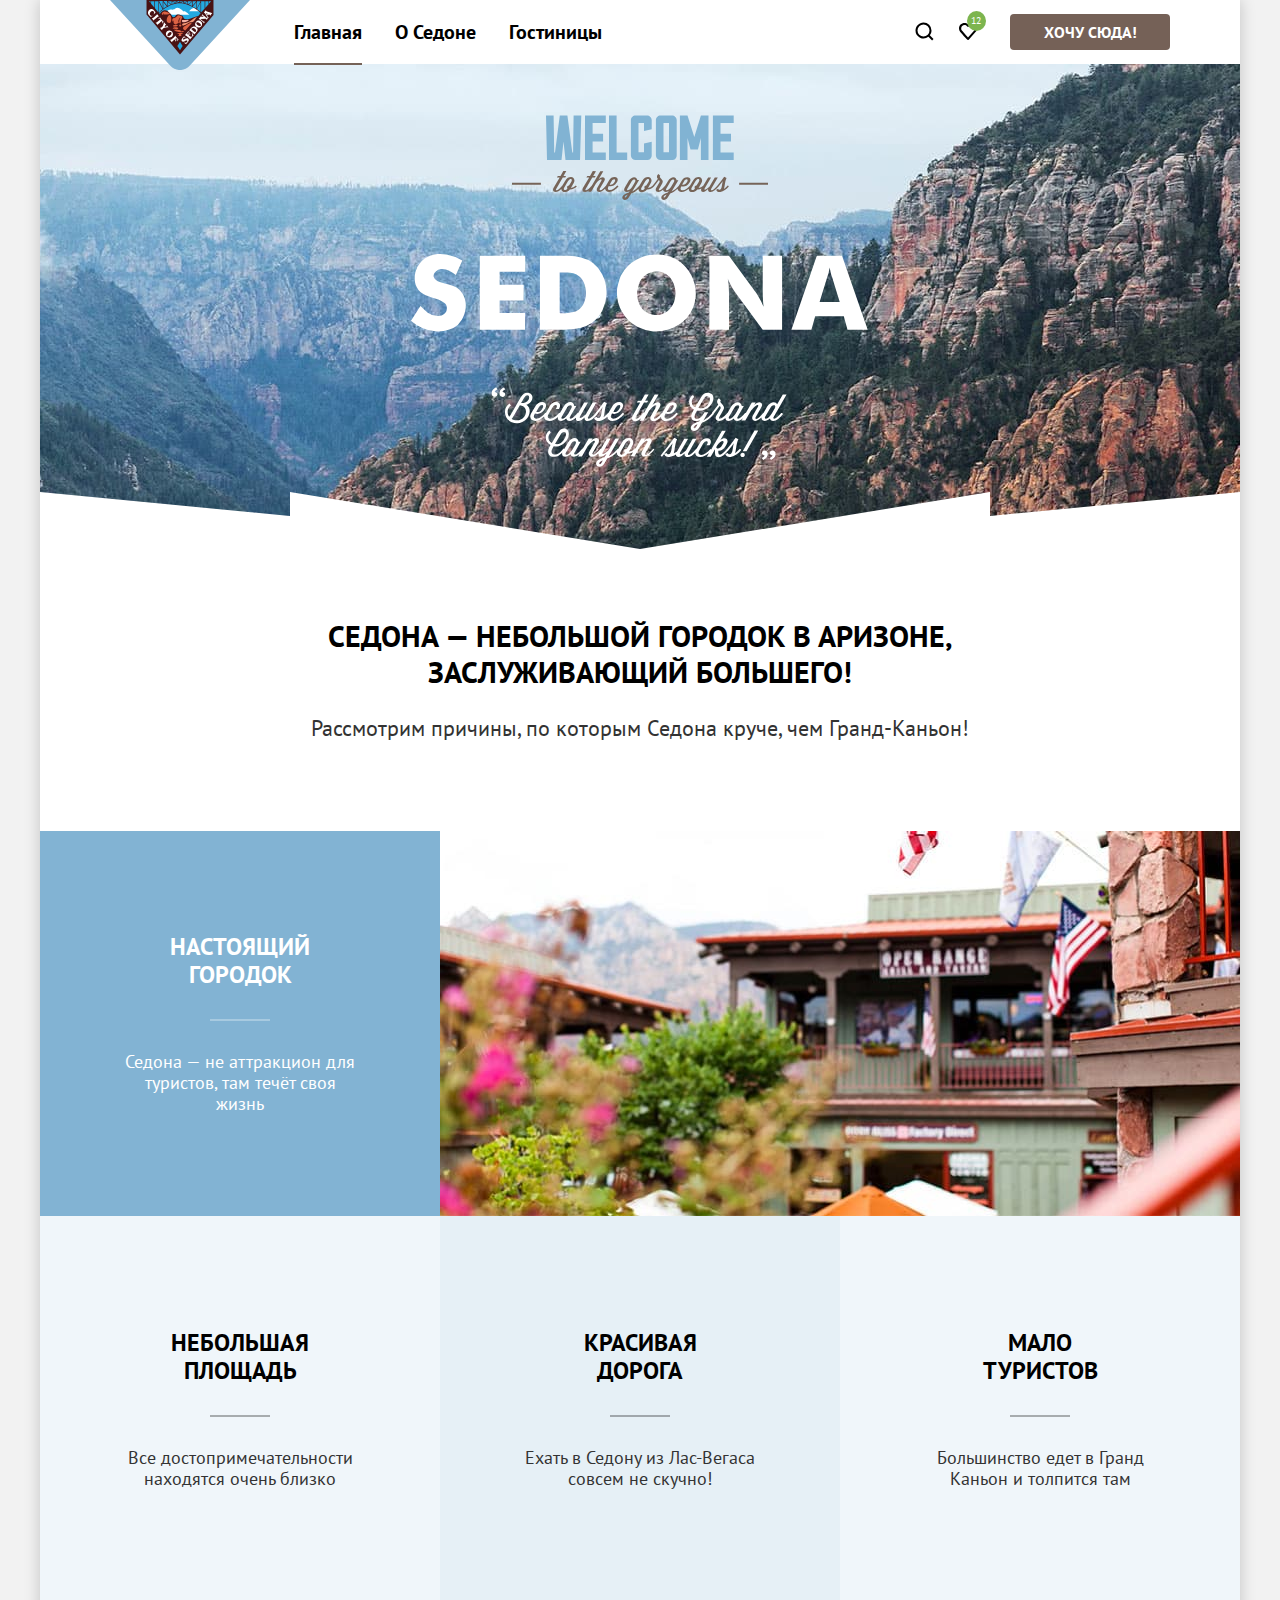
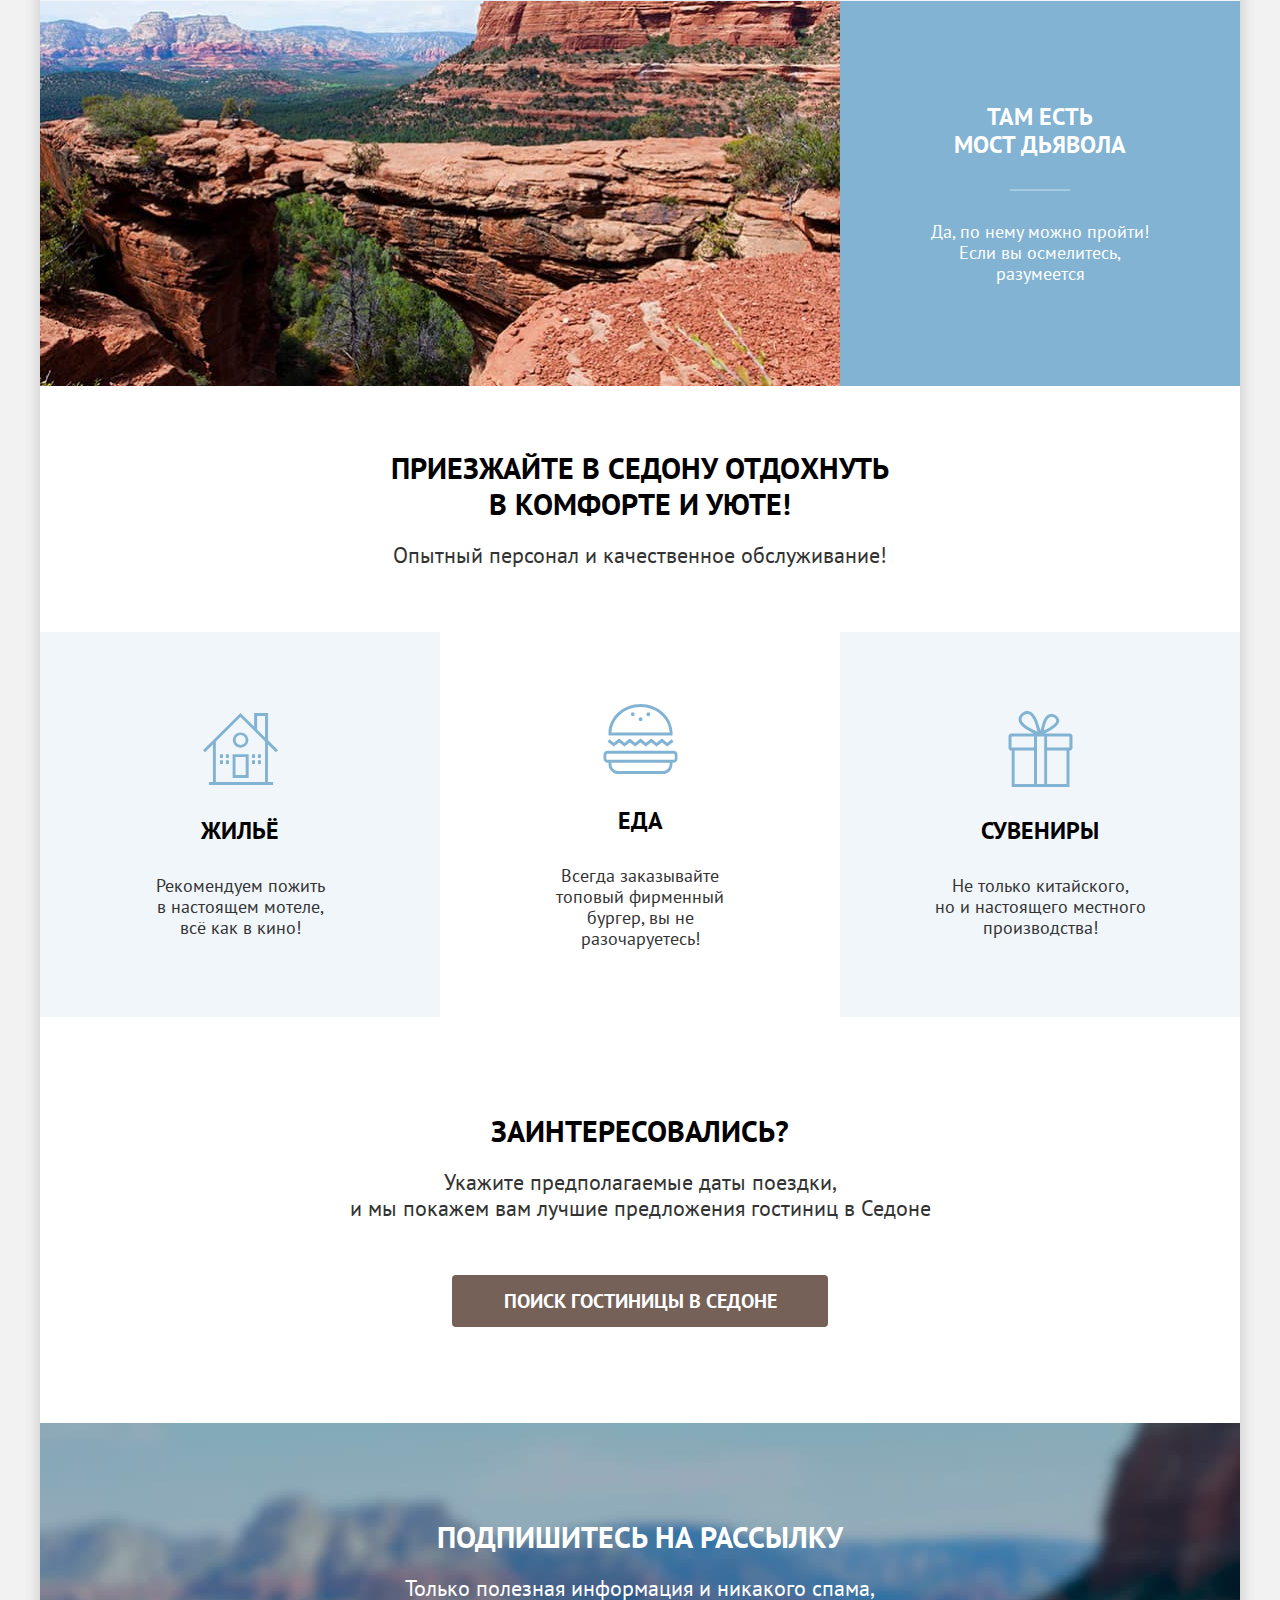
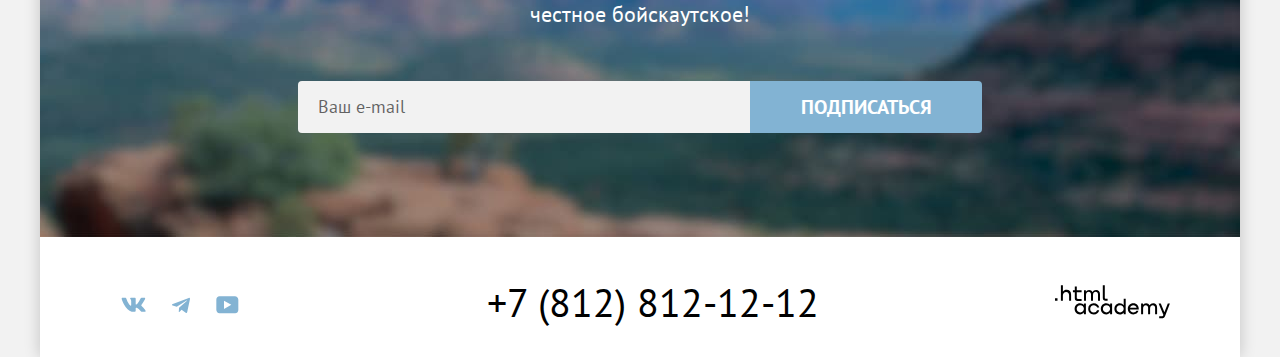
<file: index.html>
<!DOCTYPE html>
<html lang="ru">
  <head>
    <meta charset="utf-8">
    <link rel="stylesheet" href="styles/styles.css">
    <link rel="icon" href="favicon.ico">
    <link rel="icon" type="image/png" href="images/favicon.png">
    <title>Седона</title>
  </head>
  <body>
    <div class="page-container">
      <header class="page-header" data-test="header">
        <div class="wrapper">
          <nav class="navigation">
            <a class="navigation-logo">
              <img class="navigation-logo-image" src="images/logo.svg" width="140" height="70" alt="Логотип сайта о городе Седона">
            </a>
            <ul class="navigation-list">
              <li class="navigation-item">
                <a class="navigation-link" aria-current="page" title="Вы находитесь на этой странице">Главная</a>
              </li>
              <li class="navigation-item">
                <a class="navigation-link" href="#">О Седоне</a>
              </li>
              <li class="navigation-item">
                <a class="navigation-link" href="catalog.html">Гостиницы</a>
              </li>
            </ul>
            <ul class="navigation-user">
              <li class="navigation-user-item">
                <a class="navigation-user-link" href="#">
                  <svg width="20" height="20" viewBox="0 0 20 20" fill="currentColor" xmlns="http://www.w3.org/2000/svg">
                    <path d="m19.5 18-3.7-3.67c1-1.3 1.7-2.98 1.7-4.87a8 8 0 0 0-8-7.96c-4.4 0-8 3.68-8 8.06a8 8 0 0 0 12.9 6.26l3.7 3.68 1.4-1.5Zm-10-2.48a6 6 0 0 1-6-5.96 6 6 0 0 1 12 0 6 6 0 0 1-6 5.96Z"/>
                  </svg>
                  <span class="visually-hidden">Поиск</span>
                </a>
              </li>
              <li class="navigation-user-item">
                <a class="navigation-user-link" href="#">
                  <svg width="20" height="20" viewBox="0 0 20 20" fill="currentColor" xmlns="http://www.w3.org/2000/svg">
                    <path d="M9.9 19c-.3 0-.6-.1-.8-.4-5.4-6.1-6.7-7.5-7-7.9C1.4 9.8 1 8.6 1 7.4 1 4.4 3.4 2 6.5 2 7.8 2 9 2.5 10 3.3c1-.8 2.3-1.3 3.5-1.3 3 0 5.5 2.4 5.5 5.4 0 1.3-.5 2.5-1.3 3.4l-7 7.9c-.2.2-.4.3-.8.3Zm-6-9.5c.3.4 3.5 4 6.1 6.9l6.2-7c.5-.5.7-1.2.7-2 0-1.8-1.5-3.3-3.3-3.3-1 0-2 .5-2.7 1.3-.3.3-.6.4-.9.4-.3 0-.6-.2-.8-.4-.7-.8-1.7-1.3-2.7-1.3-1.8 0-3.3 1.5-3.3 3.3-.1.9.3 1.6.7 2.1-.1 0-.1 0 0 0Z"/>
                  </svg>
                  <span class="visually-hidden">Избраннное</span>
                  <span class="navigation-user-link-favourites">12</span>
                </a>
              </li>
              <li class="navigation-user-item">
                <a class="navigation-user-link button button-small button-dark" href="#">Хочу сюда!</a>
              </li>
            </ul>
          </nav>
        </div>
      </header>
      <main class="main-index" data-test="main">
        <section class="hero" data-test="hero">
          <h1 class="visually-hidden">Добро пожаловать в Седону</h1>
          <img class="hero-image" src="images/hero-text.svg" width="458" height="352" alt="Welcome to the gorgeous Sedona! 'Because the Grand Canyon sucks!'">
        </section>
        <section class="advantages" data-test="advantages">
          <div class="advantages-intro section-intro">
            <h2 class="advantages-title section-title">Седона — небольшой городок в Аризоне, заслуживающий большего!</h2>
            <p class="advantages-text section-text">Рассмотрим причины, по которым Седона круче, чем Гранд-Каньон!</p>
          </div>
          <ul class="advantages-list">
            <li class="advantages-item advantages-item-with-image">
              <div class="advantages-card">
                <h3 class="advantages-item-title">Настоящий городок</h3>
                <p>Седона — не аттракцион для туристов, там течёт своя жизнь</p>
              </div>
              <img class="advantages-item-image" src="images/advantage-1.jpg" width="800" height="385" alt="Улица города Седона">
            </li>
            <li class="advantages-item advantages-item-lighter">
              <div class="advantages-card">
                <h3 class="advantages-item-title">Небольшая площадь</h3>
                <p>Все достопримечательности находятся очень близко</p>
              </div>
            </li>
            <li class="advantages-item advantages-item-darker">
              <div class="advantages-card">
                <h3 class="advantages-item-title">Красивая дорога</h3>
                <p>Ехать в Седону из Лас-Вегаса совсем не скучно!</p>
              </div>
            </li>
            <li class="advantages-item advantages-item-lighter">
              <div class="advantages-card">
                <h3 class="advantages-item-title">Мало туристов</h3>
                <p>Большинство едет в Гранд Каньон и толпится там</p>
              </div>
            </li>
            <li class="advantages-item advantages-item-with-image advantages-item-with-image-first">
              <div class="advantages-card">
                <h3 class="advantages-item-title">Там есть мост дьявола</h3>
                <p>Да, по нему можно пройти! Если вы осмелитесь, разумеется</p>
              </div>
              <img class="advantages-item-image" src="images/advantage-2.jpg" width="800" height="385" alt="Мост дьявола">
            </li>
          </ul>
        </section>
        <section class="services" data-test="service">
          <div class="services-intro section-intro">
            <h2 class="visually-hidden">Услуги</h2>
            <p class="services-title section-title">Приезжайте в Седону отдохнуть в комфорте и уюте!</p>
            <p class="services-text section-text">Опытный персонал и качественное обслуживание!</p>
          </div>
          <ul class="services-list">
            <li class="services-item services-item-house">
              <h3 class="services-item-title">Жильё</h3>
              <p>Рекомендуем пожить<br>в настоящем мотеле,<br>всё как в кино!</p>
            </li>
            <li class="services-item services-item-food">
              <h3 class="services-item-title">Еда</h3>
              <p>Всегда заказывайте<br>топовый фирменный бургер, вы не разочаруетесь!</p>
            </li>
            <li class="services-item services-item-souvenirs">
              <h3 class="services-item-title">Сувениры</h3>
              <p>Не только китайского,<br>но и настоящего местного производства!</p>
            </li>
          </ul>
        </section>
        <section class="search" data-test="search">
          <div class="search-intro section-intro">
            <h2 class="visually-hidden">Поиск гостиницы в Седоне</h2>
            <p class="section-title">Заинтересовались?</p>
            <p class="section-text">Укажите предполагаемые даты поездки,<br>и мы покажем вам лучшие предложения гостиниц в Седоне</p>
          </div>
          <button class="search-button button button-big button-dark" type="button">Поиск гостиницы в Седоне</button>
        </section>
        <section class="subscribe subscribe-special" data-test="subscribe">
          <div class="subscribe-intro section-intro">
            <h2 class="subscribe-title section-title">Подпишитесь на рассылку</h2>
            <p class="subscribe-text section-text">Только полезная информация и никакого спама, честное бойскаутское!</p>
          </div>
          <form class="subscribe-form" action="https://echo.htmlacademy.ru/courses" method="post">
            <label class="visually-hidden" for="subscribe-form-email">Введите ваш e-mail</label>
            <input class="subscribe-form-input form-input" id="subscribe-form-email" type="email" name="email" placeholder="Ваш e-mail" required>
            <button class="subscribe-button button button-light button-big" type="submit">Подписаться</button>
          </form>
        </section>
      </main>
      <footer class="page-footer" data-test="footer">
        <div class="page-footer-wrapper wrapper">
          <ul class="social-list">
            <li class="social-item">
              <a class="social-link social-link-vk" href="https://vk.com/htmlacademy" target="_blank" rel="noreferrer noopener">
                <svg class="social-icon" width="25" height="15" viewBox="0 0 25 15" fill="currentColor" xmlns="http://www.w3.org/2000/svg">
                  <path fill-rule="evenodd" d="M24.12 1.8c.16-.54 0-.94-.8-.94H20.7c-.67 0-.98.34-1.15.73 0 0-1.33 3.2-3.22 5.27-.61.6-.9.8-1.23.8-.16 0-.41-.2-.41-.75v-5.1c0-.66-.19-.95-.74-.95H9.82c-.42 0-.67.3-.67.59 0 .62.95.76 1.04 2.51v3.8c0 .83-.15.98-.48.98-.9 0-3.06-3.2-4.34-6.88-.25-.72-.5-1-1.18-1H1.57c-.75 0-.9.34-.9.73 0 .68.89 4.07 4.14 8.55 2.17 3.06 5.23 4.72 8 4.72 1.68 0 1.88-.37 1.88-1v-2.32c0-.74.16-.88.7-.88.38 0 1.05.19 2.6 1.66 1.79 1.75 2.08 2.54 3.08 2.54h2.63c.75 0 1.12-.37.9-1.1-.23-.72-1.08-1.77-2.2-3.02-.62-.71-1.54-1.48-1.82-1.86-.39-.5-.28-.71 0-1.15 0 0 3.2-4.42 3.54-5.93Z" clip-rule="evenodd"/>
                </svg>
                <span class="visually-hidden">ВКонтакте</span>
              </a>
            </li>
            <li class="social-item">
              <a class="social-link social-link-telegram" href="https://t.me/htmlacademy" target="_blank" rel="noreferrer noopener">
                <svg class="social-icon" width="18" height="16" viewBox="0 0 18 16" fill="currentColor" xmlns="http://www.w3.org/2000/svg">
                  <path d="M16.79.96.84 7.1c-1.09.44-1.08 1.05-.2 1.32l4.1 1.28 9.47-5.98c.44-.27.85-.13.52.17l-7.68 6.93-.28 4.22c.41 0 .6-.2.83-.41l1.99-1.94 4.13 3.06c.77.42 1.31.2 1.5-.71l2.72-12.8c.28-1.1-.43-1.61-1.16-1.28Z"/>
                </svg>
                <span class="visually-hidden">Телеграм</span>
              </a>
            </li>
            <li class="social-item">
              <a class="social-link social-link-youtube" href="https://www.youtube.com/user/htmlacademyru" target="_blank" rel="noreferrer noopener">
                <svg class="social-icon" width="23" height="18" viewBox="0 0 23 18" fill="currentColor" xmlns="http://www.w3.org/2000/svg">
                  <path d="M18.94.36H3.51C1.65.36.33 1.95.33 3.76v10.09c0 1.91 1.32 3.5 3.18 3.5h15.65c1.64 0 3.17-1.59 3.17-3.4V3.76c-.22-1.8-1.53-3.4-3.39-3.4ZM7.99 12.89V4.82l7.34 4.04-7.34 4.03Z"/>
                </svg>
                <span class="visually-hidden">YouTube</span>
              </a>
            </li>
          </ul>
          <address class="footer-contacts">
            <a class="contact-link" href="tel:+78128121212">+7 (812) 812-12-12</a>
          </address>
          <a class="developer-link" href="https://htmlacademy.ru/intensive/htmlcss">
            <svg class="developer-image" width="115" height="34" viewBox="0 0 115 34" fill="currentColor" role="img" aria-label="Логотип разработчика сайта HTML Academy" xmlns="http://www.w3.org/2000/svg">
              <path d="M0 13.26v2.6h2.5v-2.6H0ZM11.6 4.86c-1.6 0-2.8.7-3.6 1.7h-.1V.36h-2v15.5h2v-5.3c0-2.1 1.3-3.6 3.3-3.6 1.8 0 2.9 1.4 2.9 3.2v5.7h2v-6.1c.1-3-1.8-4.9-4.5-4.9ZM26.6 5.16h-4.8v-3.7h-2v3.8h-1.9v2h1.9v6c0 1.7 1 2.7 2.7 2.7h4.1v-2h-3.7c-.7 0-1.1-.4-1.1-1.1v-5.7h4.8v-2ZM41.1 4.96c-1.6 0-2.9.8-3.5 2.1h-.1c-.6-1.2-1.8-2.1-3.4-2.1-1.4 0-2.5.8-3.1 1.8h-.1v-1.6H29v10.6h2v-5.4c0-2 1-3.5 2.6-3.5 1.5 0 2.4 1 2.4 2.6v6.3h2v-5.6c0-2.4 1.4-3.3 2.6-3.3 1.5 0 2.4 1 2.4 2.6v6.3h2v-6.5c.1-2.5-1.4-4.3-3.9-4.3ZM47.8 13.06c0 1.7 1 2.7 2.8 2.7h2v-2h-1.7c-.7 0-1.1-.4-1.1-1.1V.36h-2v12.7ZM28.9 20.06c-.9-1.1-2.2-1.8-3.9-1.8-3.1 0-5.4 2.3-5.4 5.6s2.3 5.6 5.4 5.6c1.8 0 3-.8 3.8-1.9h.1v1.6h2v-10.6h-2v1.5Zm-3.6 7.4c-2.2 0-3.6-1.6-3.6-3.6s1.4-3.6 3.6-3.6 3.6 1.6 3.6 3.6c0 1.9-1.4 3.6-3.6 3.6ZM44.2 22.36c-.5-2.4-2.6-4.1-5.4-4.1a5.4 5.4 0 0 0-5.6 5.6c0 3.1 2.2 5.6 5.6 5.6 2.8 0 4.9-1.8 5.4-4.2h-2.1a3.4 3.4 0 0 1-3.3 2.3c-2.2 0-3.6-1.6-3.6-3.6s1.4-3.6 3.6-3.6c1.6 0 2.8 1 3.3 2.2h2.1v-.2ZM55.1 20.06c-.9-1.1-2.2-1.8-3.9-1.8-3.1 0-5.4 2.3-5.4 5.6s2.3 5.6 5.4 5.6c1.8 0 3-.8 3.8-1.9h.1v1.6h2v-10.6h-2v1.5Zm-3.6 7.4c-2.2 0-3.6-1.6-3.6-3.6s1.4-3.6 3.6-3.6 3.6 1.6 3.6 3.6c0 1.9-1.5 3.6-3.6 3.6ZM68.7 20.16c-.9-1.1-2.2-1.9-3.9-1.9-3.1 0-5.4 2.3-5.4 5.6s2.2 5.6 5.4 5.6c1.7 0 3-.8 3.8-1.8h.1v1.5h2v-15.4h-2v6.4Zm-3.6 7.3c-2.2 0-3.6-1.6-3.6-3.6s1.4-3.6 3.6-3.6 3.6 1.6 3.6 3.6c-.1 2-1.5 3.6-3.6 3.6ZM78.3 18.26c-3.3 0-5.5 2.5-5.5 5.6 0 3 2.1 5.6 5.5 5.6 2.5 0 4.5-1.3 5.2-3.6h-2.1c-.5 1-1.6 1.6-3 1.6-1.9 0-3.3-1.3-3.4-2.9h8.8c.2-3.6-2-6.3-5.5-6.3Zm0 1.9c1.7 0 3 1 3.3 2.6h-6.5c.3-1.5 1.5-2.6 3.2-2.6ZM98.2 18.26c-1.6 0-2.9.8-3.6 2h-.1c-.6-1.2-1.8-2-3.4-2-1.4 0-2.5.7-3.1 1.8v-1.5h-1.9v10.6h2v-5.4c0-2 1-3.4 2.6-3.5 1.5 0 2.4 1 2.4 2.6v6.3h2v-5.6c0-2.4 1.4-3.3 2.6-3.3 1.5 0 2.4 1 2.4 2.6v6.3h2v-6.5c.1-2.6-1.4-4.4-3.9-4.4ZM109.4 27.36l-3.6-8.9h-2.2l4.8 11.6c-.3.9-.7 1.2-1.7 1.2h-2.5v2h2.5c1.8 0 2.8-.8 3.5-2.6l4.7-12.2h-2.1l-3.4 8.9Z"/>
            </svg>
          </a>
        </div>
      </footer>
    </div>
    <div class="modal-container modal-container-close">
      <div class="modal modal-search">
        <button class="modal-close-button" type="button">
          <svg width="15" height="15" viewBox="0 0 15 15" fill="currentColor" xmlns="http://www.w3.org/2000/svg">
            <path d="M14.49 1.783 13.199.49 7.49 6.198 1.783.491.49 1.783 6.198 7.49.49 13.198l1.293 1.293L7.49 8.783l5.708 5.708 1.293-1.293-5.708-5.707 5.708-5.708Z"/>
          </svg>
          <span class="visually-hidden">Закрыть</span>
        </button>
        <section class="modal-content">
          <h2 class="modal-title">Поиск гостиницы в Седоне</h2>
          <form class="search-form" action="https://echo.htmlacademy.ru/" method="post">
            <div class="search-form-group search-form-dates">
              <label class="search-form-label" for="search-form-check-in">Дата заезда:</label>
              <div class="search-wrapper">
                <input class="search-form-input form-input" type="text" name="check-in" id="search-form-check-in" value="27 апреля 2020" placeholder="Укажите дату" required>
                <span class="search-form-dates-message search-form-message-warning">Мы не можем отправить вас в прошлое.</span>
              </div>
            </div>
            <div class="search-form-group search-form-dates">
              <label class="search-form-label" for="search-form-check-out">Дата выезда:</label>
              <div class="search-wrapper">
                <input class="search-form-input form-input" type="text" name="check-out" id="search-form-check-out" value="1 сентября 2023" placeholder="Укажите дату" required>
                <span class="search-form-dates-message">На эти даты есть свободные номера. Пока есть.</span>
              </div>
            </div>
            <div class="search-form-group search-form-group-number search-form-adults">
              <label class="search-form-label"  for="search-form-adults">Взрослые:</label>
              <span  class="search-form-input-with-control">
                <button class="search-form-control-button search-form-control-minus" type="button">
                  <svg width="14" height="2" viewBox="0 0 14 2" fill="currentColor" xmlns="http://www.w3.org/2000/svg">
                    <path d="M0 0v2h14V0H0Z"/>
                  </svg>
                  <span class="visually-hidden">Минус</span>
                </button>
                <input class="search-form-input form-input" type="number" name="adults" id="search-form-adults" value="2" min="0" required>
                <button class="search-form-control-button search-form-control-plus" type="button">
                  <svg width="14" height="14" viewBox="0 0 14 14" fill="currentColor" xmlns="http://www.w3.org/2000/svg">
                    <path d="M14 6H8V0H6v6H0v2h6v6h2V8h6V6Z"/>
                  </svg>
                  <span class="visually-hidden">Плюс</span>
                </button>
              </span>
            </div>
            <div class="search-form-group search-form-group-number search-form-kids">
              <label class="search-form-label" for="search-form-kids">Дети:
                <span class="search-form-tooltip">
                  <span class="search-form-tooltip-toggle" aria-labelledby="search-form-tooltip-label" tabindex="0">
                    <svg class="search-form-tooltip-icon" width="2" height="12" viewBox="0 0 2 12" fill="currentColor" xmlns="http://www.w3.org/2000/svg">
                      <path fill-rule="evenodd" clip-rule="evenodd" d="M0 0h2v2H0V0Zm2 12H0V3h2v9Z"/>
                    </svg>
                  </span>
                  <span class="search-form-tooltip-text" role="tooltip" id="search-form-tooltip-label">Укажите количество детей, которые будут с вами, возраст которых от 6 до 18 лет. Дети до 6 лет размещаются бесплатно.</span>
                </span>
              </label>
              <span  class="search-form-input-with-control">
                <button class="search-form-control-button search-form-control-minus" type="button">
                  <svg width="14" height="2" viewBox="0 0 14 2" fill="currentColor" xmlns="http://www.w3.org/2000/svg">
                    <path d="M0 0v2h14V0H0Z"/>
                  </svg>
                  <span class="visually-hidden">Минус</span>
                </button>
                <input class="search-form-input form-input" type="number" name="kids" id="search-form-kids" value="2" min="0" required>
                <button class="search-form-control-button search-form-control-plus" type="button">
                  <svg width="14" height="14" viewBox="0 0 14 14" fill="currentColor" xmlns="http://www.w3.org/2000/svg">
                    <path d="M14 6H8V0H6v6H0v2h6v6h2V8h6V6Z"/>
                  </svg>
                  <span class="visually-hidden">Плюс</span>
                </button>
              </span>
            </div>
            <button class="button search-form-button button-big button-light" type="submit">Найти</button>
          </form>
        </section>
      </div>
    </div>
    <script src="scripts/script.js"></script>
  </body>
</html>
</file>
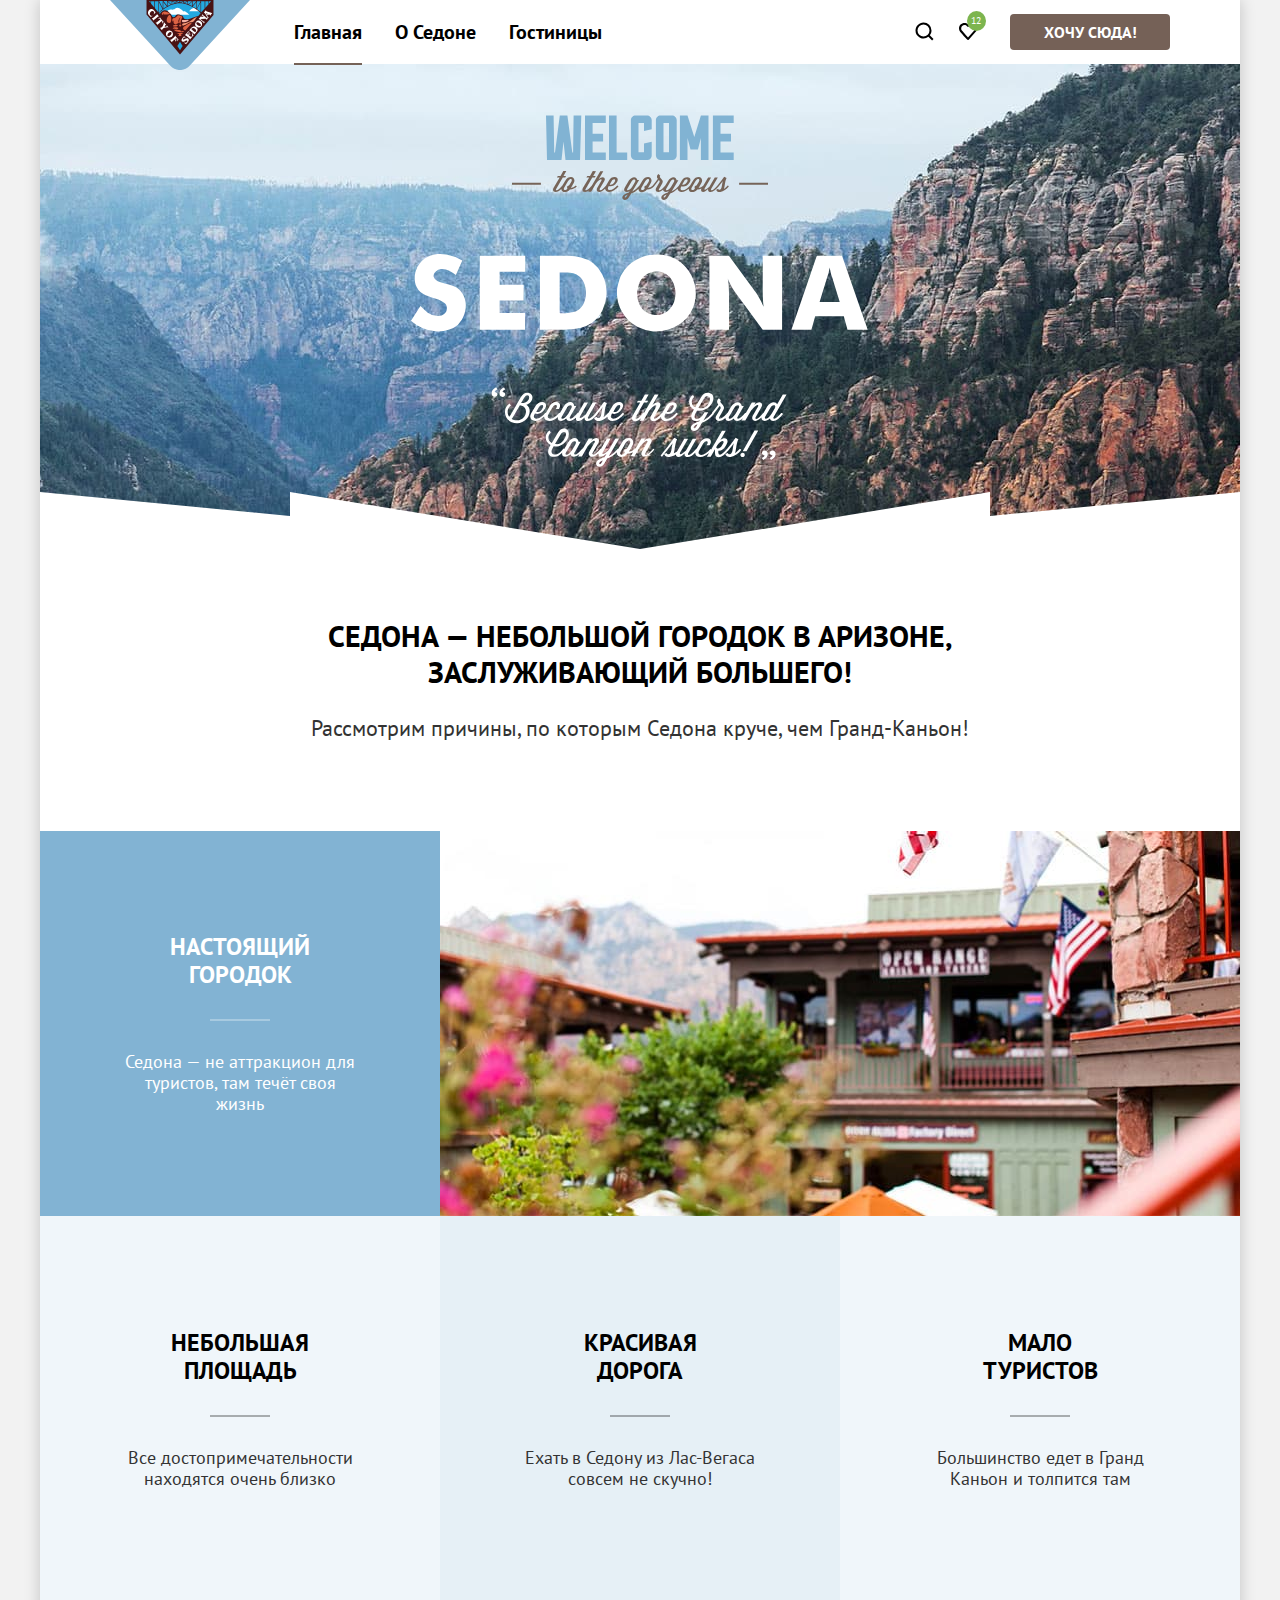
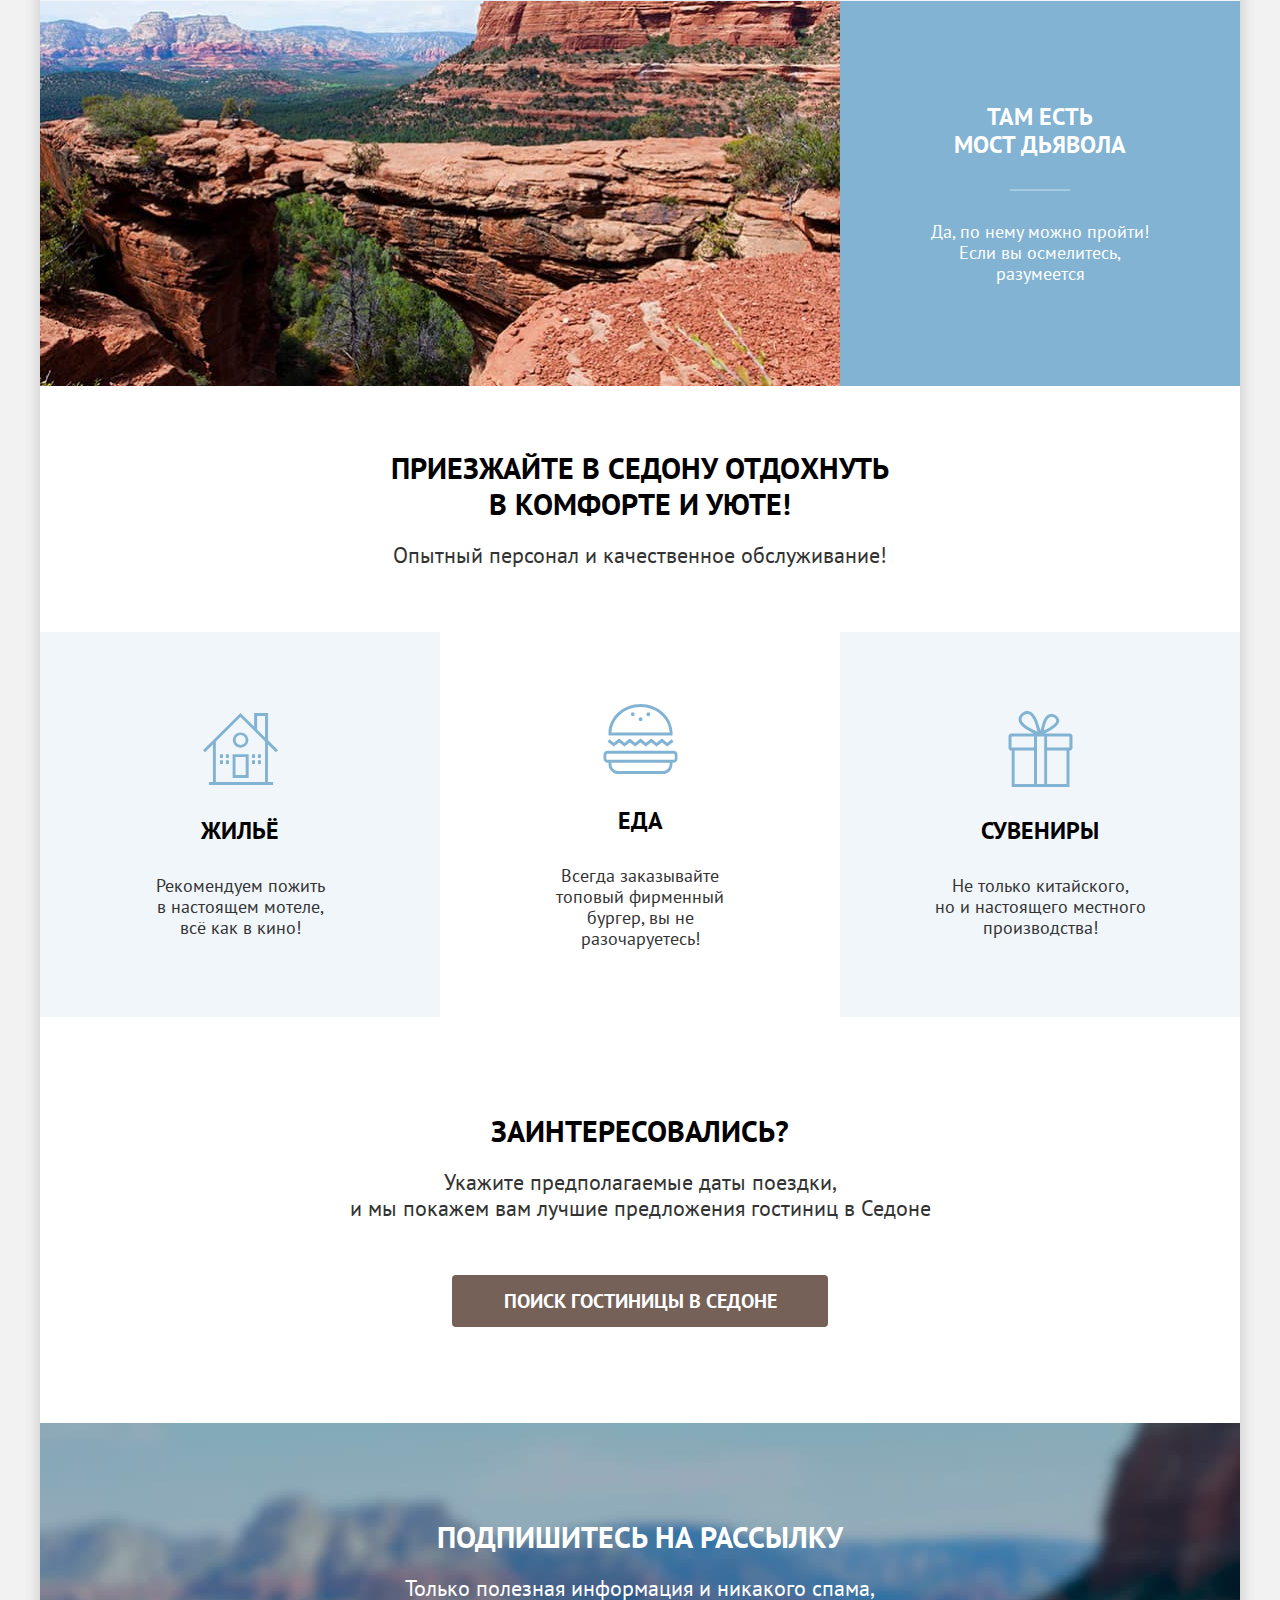
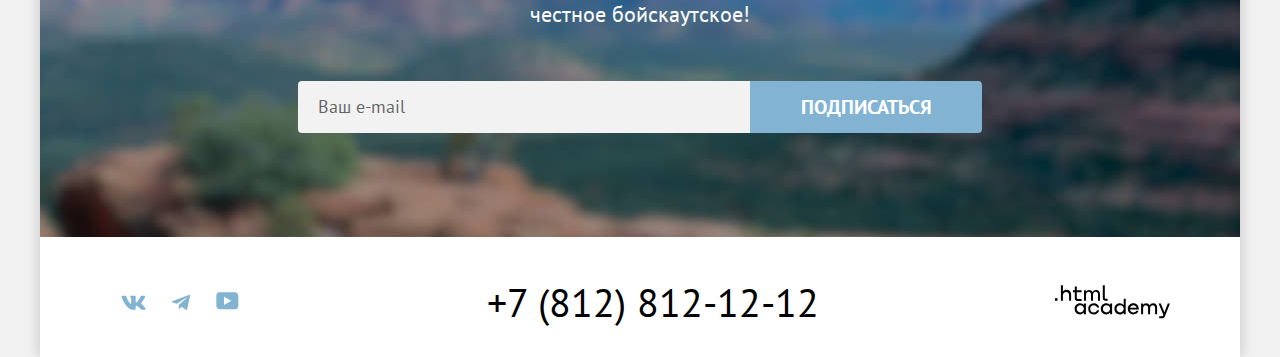
<file: 1072205-sedona-2-master/index.html>
<!DOCTYPE html>
<html lang="ru">
  <head>
    <meta charset="utf-8">
    <link rel="stylesheet" href="styles/styles.css">
    <link rel="icon" href="favicon.ico">
    <link rel="icon" type="image/png" href="images/favicon.png">
    <title>Седона</title>
  </head>
  <body>
    <div class="page-container">
      <header class="page-header" data-test="header">
        <div class="page-header-wrapper">
          <nav class="navigation">
            <a class="navigation-logo">
              <img class="navigation-logo-image" src="images/logo-sedona.svg" width="140" height="70" alt="Логотип сайта о городе Седона">
            </a>
            <ul class="navigation-list">
              <li class="navigation-item">
                <a class="navigation-link" aria-current="page" title="Вы находитесь на этой странице">Главная</a>
              </li>
              <li class="navigation-item">
                <a class="navigation-link" href="#">О Седоне</a>
              </li>
              <li class="navigation-item">
                <a class="navigation-link" href="catalog.html">Гостиницы</a>
              </li>
            </ul>
            <ul class="navigation-user">
              <li class="navigation-user-item">
                <a class="navigation-user-link navigation-user-link-search" href="#">
                  <svg width="20" height="20" viewBox="0 0 20 20" fill="currentColor" xmlns="http://www.w3.org/2000/svg">
                    <path d="m19.5 18-3.7-3.67c1-1.3 1.7-2.98 1.7-4.87a8 8 0 0 0-8-7.96c-4.4 0-8 3.68-8 8.06a8 8 0 0 0 12.9 6.26l3.7 3.68 1.4-1.5Zm-10-2.48a6 6 0 0 1-6-5.96 6 6 0 0 1 12 0 6 6 0 0 1-6 5.96Z"/>
                  </svg>
                  <span class="visually-hidden">Поиск</span>
                </a>
              </li>
              <li class="navigation-user-item">
                <a class="navigation-user-link navigation-user-link-favourites" href="#">
                  <svg width="20" height="20" viewBox="0 0 20 20" fill="currentColor" xmlns="http://www.w3.org/2000/svg">
                    <path d="M9.9 19c-.3 0-.6-.1-.8-.4-5.4-6.1-6.7-7.5-7-7.9C1.4 9.8 1 8.6 1 7.4 1 4.4 3.4 2 6.5 2 7.8 2 9 2.5 10 3.3c1-.8 2.3-1.3 3.5-1.3 3 0 5.5 2.4 5.5 5.4 0 1.3-.5 2.5-1.3 3.4l-7 7.9c-.2.2-.4.3-.8.3Zm-6-9.5c.3.4 3.5 4 6.1 6.9l6.2-7c.5-.5.7-1.2.7-2 0-1.8-1.5-3.3-3.3-3.3-1 0-2 .5-2.7 1.3-.3.3-.6.4-.9.4-.3 0-.6-.2-.8-.4-.7-.8-1.7-1.3-2.7-1.3-1.8 0-3.3 1.5-3.3 3.3-.1.9.3 1.6.7 2.1-.1 0-.1 0 0 0Z"/>
                  </svg>
                  <span class="visually-hidden">Избраннное</span>
                  <span class="navigation-user-link-favourites-number">12</span>
                </a>
              </li>
              <li class="navigation-user-item">
                <a class="navigation-user-link button button-small button-dark" href="#">Хочу сюда!</a>
              </li>
            </ul>
          </nav>
        </div>
      </header>
      <main class="main-index" data-test="main">
        <section class="hero" data-test="hero">
          <h1 class="visually-hidden">Добро пожаловать в Седону</h1>
          <img class="hero-image" src="images/hero-text.svg" width="458" height="352" alt="Welcome to the gorgeous Sedona! 'Because the Grand Canyon sucks!'">
        </section>
        <section class="advantages" data-test="advantages">
          <div class="advantages-intro section-intro">
            <h2 class="advantages-title section-title">Седона — небольшой городок в Аризоне, заслуживающий большего!</h2>
            <p class="advantages-text section-text">Рассмотрим причины, по которым Седона круче, чем Гранд-Каньон!</p>
          </div>
          <ul class="advantages-list">
            <li class="advantages-item advantages-item-with-image">
              <div class="advantages-card">
                <h3>Настоящий городок</h3>
                <p>Седона — не аттракцион для туристов, там течёт своя жизнь</p>
              </div>
              <img class="advantages-item-image" src="images/advantage-1.jpg" width="800" height="385" alt="Улица города Седона">
            </li>
            <li class="advantages-item advantages-item-lighter">
              <div class="advantages-card">
                <h3>Небольшая площадь</h3>
                <p>Все достопримечательности находятся очень близко</p>
              </div>
            </li>
            <li class="advantages-item advantages-item-darker">
              <div class="advantages-card">
                <h3>Красивая дорога</h3>
                <p>Ехать в Седону из Лас-Вегаса совсем не скучно!</p>
              </div>
            </li>
            <li class="advantages-item advantages-item-lighter">
              <div class="advantages-card">
                <h3>Мало туристов</h3>
                <p>Большинство едет в Гранд Каньон и толпится там</p>
              </div>
            </li>
            <li class="advantages-item advantages-item-with-image advantages-item-with-image-first">
              <div class="advantages-card">
                <h3>Там есть мост дьявола</h3>
                <p>Да, по нему можно пройти! Если вы осмелитесь, разумеется</p>
              </div>
              <img class="advantages-item-image" src="images/advantage-2.jpg" width="800" height="385" alt="Мост дьявола">
            </li>
          </ul>
        </section>
        <section class="services" data-test="service">
          <div class="services-intro section-intro">
            <h2 class="services-title section-title">Приезжайте в Седону отдохнуть в комфорте и уюте!</h2>
            <p class="services-text section-text">Опытный персонал и качественное обслуживание!</p>
          </div>
          <ul class="services-list">
            <li class="services-item">
              <h3>Жильё</h3>
              <p>Рекомендуем пожить<br>в настоящем мотеле,<br>всё как в кино!</p>
            </li>
            <li class="services-item">
              <h3>Еда</h3>
              <p>Всегда заказывайте<br>топовый фирменный бургер, вы не разочаруетесь!</p>
            </li>
            <li class="services-item">
              <h3>Сувениры</h3>
              <p>Не только китайского,<br>но и настоящего местного производства!</p>
            </li>
          </ul>
        </section>
        <section class="search" data-test="search">
          <div class="search-intro section-intro">
            <h2 class="visually-hidden">Поиск гостиницы в Седоне</h2>
            <p class="search-title section-title">Заинтересовались?</p>
            <p class="search-text section-text">Укажите предполагаемые даты поездки,<br>и мы покажем вам лучшие предложения гостиниц в Седоне</p>
          </div>
          <button class="search-button button button-big button-dark" type="button">Поиск гостиницы в Седоне</button>
        </section>
        <section class="subscribe subscribe-special" data-test="subscribe">
          <div class="subscribe-intro section-intro">
            <h2 class="subscribe-title section-title">Подпишитесь на рассылку</h2>
            <p class="subscribe-text section-text">Только полезная информация и никакого спама, честное бойскаутское!</p>
          </div>
          <form class="subscribe-form" action="https://echo.htmlacademy.ru/courses" method="post">
            <label class="visually-hidden" for="subscribe-form-email">Введите ваш e-mail</label>
            <input class="subscribe-form-input form-input" id="subscribe-form-email" type="email" name="email" placeholder="Ваш e-mail" required>
            <button class="subscribe-button button button-light button-big" type="submit">Подписаться</button>
          </form>
        </section>
      </main>
      <footer class="page-footer" data-test="footer">
        <div class="page-footer-wrapper">
          <ul class="social-list">
            <li class="social-item">
              <a class="social-link social-link-vk" href="https://vk.com/htmlacademy" target="_blank" rel="noreferrer noopener">
                <svg class="social-icon" width="25" height="15" viewBox="0 0 25 15" fill="currentColor" xmlns="http://www.w3.org/2000/svg">
                  <path fill-rule="evenodd" d="M24.12 1.8c.16-.54 0-.94-.8-.94H20.7c-.67 0-.98.34-1.15.73 0 0-1.33 3.2-3.22 5.27-.61.6-.9.8-1.23.8-.16 0-.41-.2-.41-.75v-5.1c0-.66-.19-.95-.74-.95H9.82c-.42 0-.67.3-.67.59 0 .62.95.76 1.04 2.51v3.8c0 .83-.15.98-.48.98-.9 0-3.06-3.2-4.34-6.88-.25-.72-.5-1-1.18-1H1.57c-.75 0-.9.34-.9.73 0 .68.89 4.07 4.14 8.55 2.17 3.06 5.23 4.72 8 4.72 1.68 0 1.88-.37 1.88-1v-2.32c0-.74.16-.88.7-.88.38 0 1.05.19 2.6 1.66 1.79 1.75 2.08 2.54 3.08 2.54h2.63c.75 0 1.12-.37.9-1.1-.23-.72-1.08-1.77-2.2-3.02-.62-.71-1.54-1.48-1.82-1.86-.39-.5-.28-.71 0-1.15 0 0 3.2-4.42 3.54-5.93Z" clip-rule="evenodd"/>
                </svg>
                <span class="visually-hidden">ВКонтакте</span>
              </a>
            </li>
            <li class="social-item">
              <a class="social-link social-link-telegram" href="https://t.me/htmlacademy" target="_blank" rel="noreferrer noopener">
                <svg class="social-icon" width="18" height="16" viewBox="0 0 18 16" fill="currentColor" xmlns="http://www.w3.org/2000/svg">
                  <path d="M16.79.96.84 7.1c-1.09.44-1.08 1.05-.2 1.32l4.1 1.28 9.47-5.98c.44-.27.85-.13.52.17l-7.68 6.93-.28 4.22c.41 0 .6-.2.83-.41l1.99-1.94 4.13 3.06c.77.42 1.31.2 1.5-.71l2.72-12.8c.28-1.1-.43-1.61-1.16-1.28Z"/>
                </svg>
                <span class="visually-hidden">Телеграм</span>
              </a>
            </li>
            <li class="social-item">
              <a class="social-link social-link-youtube" href="https://www.youtube.com/user/htmlacademyru" target="_blank" rel="noreferrer noopener">
                <svg class="social-icon" width="23" height="18" viewBox="0 0 23 18" fill="currentColor" xmlns="http://www.w3.org/2000/svg">
                  <path d="M18.94.36H3.51C1.65.36.33 1.95.33 3.76v10.09c0 1.91 1.32 3.5 3.18 3.5h15.65c1.64 0 3.17-1.59 3.17-3.4V3.76c-.22-1.8-1.53-3.4-3.39-3.4ZM7.99 12.89V4.82l7.34 4.04-7.34 4.03Z"/>
                </svg>
                <span class="visually-hidden">YouTube</span>
              </a>
            </li>
          </ul>
          <address class="footer-contacts">
            <a class="contact-link" href="tel:+78128121212">+7 (812) 812-12-12</a>
          </address>
          <a class="developer-link" href="https://htmlacademy.ru/intensive/htmlcss">
            <svg class="developer-image" width="115" height="34" viewBox="0 0 115 34" fill="currentColor" role="img" aria-label="Логотип разработчика сайта HTML Academy" xmlns="http://www.w3.org/2000/svg">
              <path d="M0 13.26v2.6h2.5v-2.6H0ZM11.6 4.86c-1.6 0-2.8.7-3.6 1.7h-.1V.36h-2v15.5h2v-5.3c0-2.1 1.3-3.6 3.3-3.6 1.8 0 2.9 1.4 2.9 3.2v5.7h2v-6.1c.1-3-1.8-4.9-4.5-4.9ZM26.6 5.16h-4.8v-3.7h-2v3.8h-1.9v2h1.9v6c0 1.7 1 2.7 2.7 2.7h4.1v-2h-3.7c-.7 0-1.1-.4-1.1-1.1v-5.7h4.8v-2ZM41.1 4.96c-1.6 0-2.9.8-3.5 2.1h-.1c-.6-1.2-1.8-2.1-3.4-2.1-1.4 0-2.5.8-3.1 1.8h-.1v-1.6H29v10.6h2v-5.4c0-2 1-3.5 2.6-3.5 1.5 0 2.4 1 2.4 2.6v6.3h2v-5.6c0-2.4 1.4-3.3 2.6-3.3 1.5 0 2.4 1 2.4 2.6v6.3h2v-6.5c.1-2.5-1.4-4.3-3.9-4.3ZM47.8 13.06c0 1.7 1 2.7 2.8 2.7h2v-2h-1.7c-.7 0-1.1-.4-1.1-1.1V.36h-2v12.7ZM28.9 20.06c-.9-1.1-2.2-1.8-3.9-1.8-3.1 0-5.4 2.3-5.4 5.6s2.3 5.6 5.4 5.6c1.8 0 3-.8 3.8-1.9h.1v1.6h2v-10.6h-2v1.5Zm-3.6 7.4c-2.2 0-3.6-1.6-3.6-3.6s1.4-3.6 3.6-3.6 3.6 1.6 3.6 3.6c0 1.9-1.4 3.6-3.6 3.6ZM44.2 22.36c-.5-2.4-2.6-4.1-5.4-4.1a5.4 5.4 0 0 0-5.6 5.6c0 3.1 2.2 5.6 5.6 5.6 2.8 0 4.9-1.8 5.4-4.2h-2.1a3.4 3.4 0 0 1-3.3 2.3c-2.2 0-3.6-1.6-3.6-3.6s1.4-3.6 3.6-3.6c1.6 0 2.8 1 3.3 2.2h2.1v-.2ZM55.1 20.06c-.9-1.1-2.2-1.8-3.9-1.8-3.1 0-5.4 2.3-5.4 5.6s2.3 5.6 5.4 5.6c1.8 0 3-.8 3.8-1.9h.1v1.6h2v-10.6h-2v1.5Zm-3.6 7.4c-2.2 0-3.6-1.6-3.6-3.6s1.4-3.6 3.6-3.6 3.6 1.6 3.6 3.6c0 1.9-1.5 3.6-3.6 3.6ZM68.7 20.16c-.9-1.1-2.2-1.9-3.9-1.9-3.1 0-5.4 2.3-5.4 5.6s2.2 5.6 5.4 5.6c1.7 0 3-.8 3.8-1.8h.1v1.5h2v-15.4h-2v6.4Zm-3.6 7.3c-2.2 0-3.6-1.6-3.6-3.6s1.4-3.6 3.6-3.6 3.6 1.6 3.6 3.6c-.1 2-1.5 3.6-3.6 3.6ZM78.3 18.26c-3.3 0-5.5 2.5-5.5 5.6 0 3 2.1 5.6 5.5 5.6 2.5 0 4.5-1.3 5.2-3.6h-2.1c-.5 1-1.6 1.6-3 1.6-1.9 0-3.3-1.3-3.4-2.9h8.8c.2-3.6-2-6.3-5.5-6.3Zm0 1.9c1.7 0 3 1 3.3 2.6h-6.5c.3-1.5 1.5-2.6 3.2-2.6ZM98.2 18.26c-1.6 0-2.9.8-3.6 2h-.1c-.6-1.2-1.8-2-3.4-2-1.4 0-2.5.7-3.1 1.8v-1.5h-1.9v10.6h2v-5.4c0-2 1-3.4 2.6-3.5 1.5 0 2.4 1 2.4 2.6v6.3h2v-5.6c0-2.4 1.4-3.3 2.6-3.3 1.5 0 2.4 1 2.4 2.6v6.3h2v-6.5c.1-2.6-1.4-4.4-3.9-4.4ZM109.4 27.36l-3.6-8.9h-2.2l4.8 11.6c-.3.9-.7 1.2-1.7 1.2h-2.5v2h2.5c1.8 0 2.8-.8 3.5-2.6l4.7-12.2h-2.1l-3.4 8.9Z"/>
            </svg>
          </a>
        </div>
      </footer>
    </div>
    <div class="modal-container modal-container-close">
      <div class="modal modal-search">
        <button class="modal-close-button" type="button">
          <svg width="15" height="15" viewBox="0 0 15 15" fill="currentColor" xmlns="http://www.w3.org/2000/svg">
            <path d="M14.49 1.783 13.199.49 7.49 6.198 1.783.491.49 1.783 6.198 7.49.49 13.198l1.293 1.293L7.49 8.783l5.708 5.708 1.293-1.293-5.708-5.707 5.708-5.708Z"/>
          </svg>
          <span class="visually-hidden">Закрыть</span>
        </button>
        <section class="modal-content">
          <h2 class="modal-title">Поиск гостиницы в Седоне</h2>
          <form class="search-form" action="https://echo.htmlacademy.ru/" method="post">
            <div class="search-form-group search-form-dates">
              <label class="search-form-label">Дата заезда:</label>
              <input class="search-form-input form-input" type="text" name="check-in" value="27 апреля 2020" placeholder="Укажите дату" required>
              <span class="search-form-dates-message search-form-message-warning">Мы не можем отправить вас в прошлое.</span>
            </div>
            <div class="search-form-group search-form-dates">
              <label class="search-form-label">Дата выезда:</label>
              <input class="search-form-input form-input" type="text" name="check-out" value="1 сентября 2023" placeholder="Укажите дату" required>
              <span class="search-form-dates-message">На эти даты есть свободные номера. Пока есть.</span>
            </div>
            <div class="search-form-group search-form-group-number search-form-adults">
              <label class="search-form-label"  for="adults-number">Взрослые:</label>
              <span  class="search-form-input-with-control">
                <button class="search-form-control-button search-form-control-minus" type="button">
                  <svg width="14" height="2" viewBox="0 0 14 2" fill="currentColor" xmlns="http://www.w3.org/2000/svg">
                    <path d="M0 0v2h14V0H0Z"/>
                  </svg>
                  <span class="visually-hidden">Минус</span>
                </button>
                <input class="search-form-input form-input" type="number" name="adults" id="adults-number" value="2" min="0" required>
                <button class="search-form-control-button search-form-control-plus" type="button">
                  <svg width="14" height="14" viewBox="0 0 14 14" fill="currentColor" xmlns="http://www.w3.org/2000/svg">
                    <path d="M14 6H8V0H6v6H0v2h6v6h2V8h6V6Z"/>
                  </svg>
                  <span class="visually-hidden">Плюс</span>
                </button>
              </span>
            </div>
            <div class="search-form-group search-form-group-number search-form-kids">
              <label class="search-form-label" for="kids-number">Дети:
                <span class="search-form-tooltip">
                  <span class="search-form-tooltip-toggle" aria-labelledby="search-form-tooltip-label" tabindex="0">
                    <svg class="search-form-tooltip-icon" width="2" height="12" viewBox="0 0 2 12" fill="currentColor" xmlns="http://www.w3.org/2000/svg">
                      <path fill-rule="evenodd" clip-rule="evenodd" d="M0 0h2v2H0V0Zm2 12H0V3h2v9Z"/>
                    </svg>
                  </span>
                  <span class="search-form-tooltip-text" role="tooltip" id="search-form-tooltip-label">Укажите количество детей, которые будут с вами, возраст которых от 6 до 18 лет. Дети до 6 лет размещаются бесплатно.</span>
                </span>
              </label>
              <span  class="search-form-input-with-control">
                <button class="search-form-control-button search-form-control-minus" type="button">
                  <svg width="14" height="2" viewBox="0 0 14 2" fill="currentColor" xmlns="http://www.w3.org/2000/svg">
                    <path d="M0 0v2h14V0H0Z"/>
                  </svg>
                  <span class="visually-hidden">Минус</span>
                </button>
                <input class="search-form-input form-input" type="number" name="kids" id="kids-number" value="2" min="0" required>
                <button class="search-form-control-button search-form-control-plus" type="button">
                  <svg width="14" height="14" viewBox="0 0 14 14" fill="currentColor" xmlns="http://www.w3.org/2000/svg">
                    <path d="M14 6H8V0H6v6H0v2h6v6h2V8h6V6Z"/>
                  </svg>
                  <span class="visually-hidden">Плюс</span>
                </button>
              </span>
            </div>
            <button class="button search-form-button button-big button-light" type="submit">Найти</button>
          </form>
        </section>
      </div>
    </div>
    <script src="scripts/script.js"></script>
  </body>
</html>
</file>
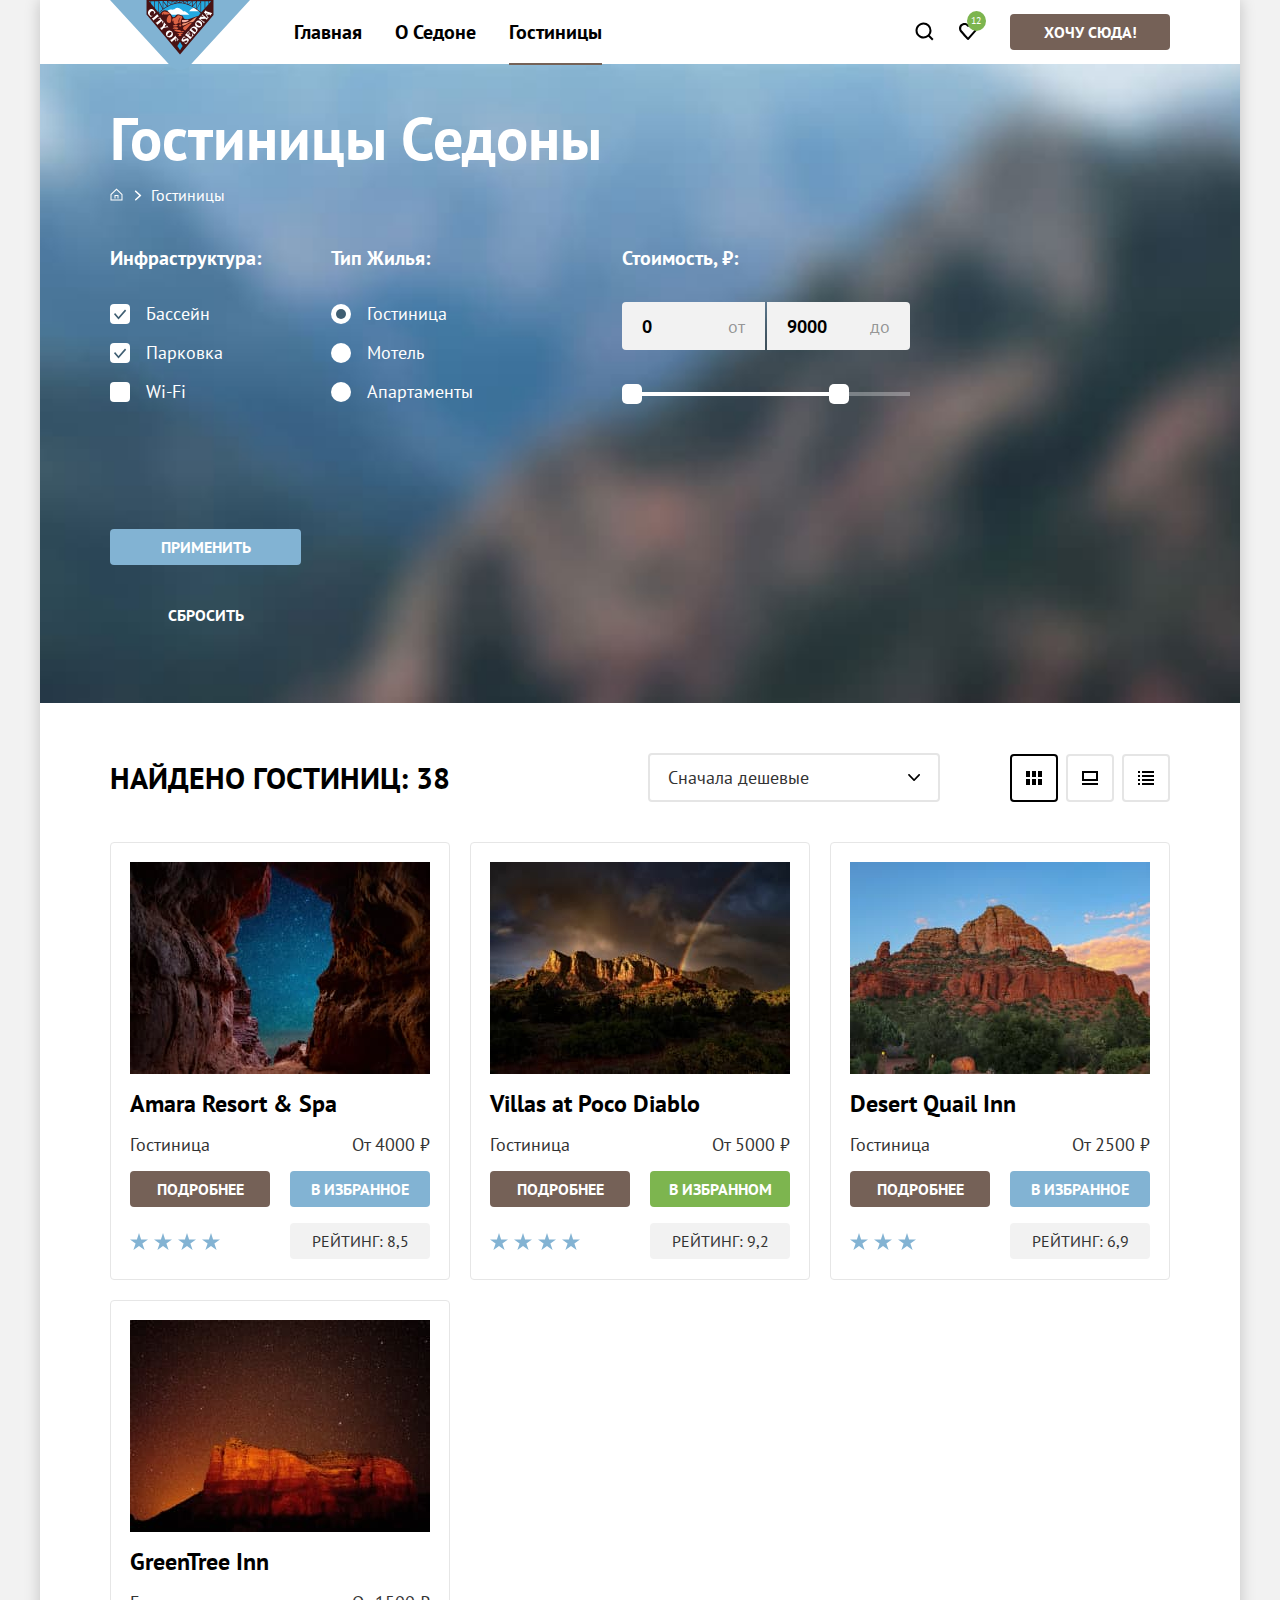
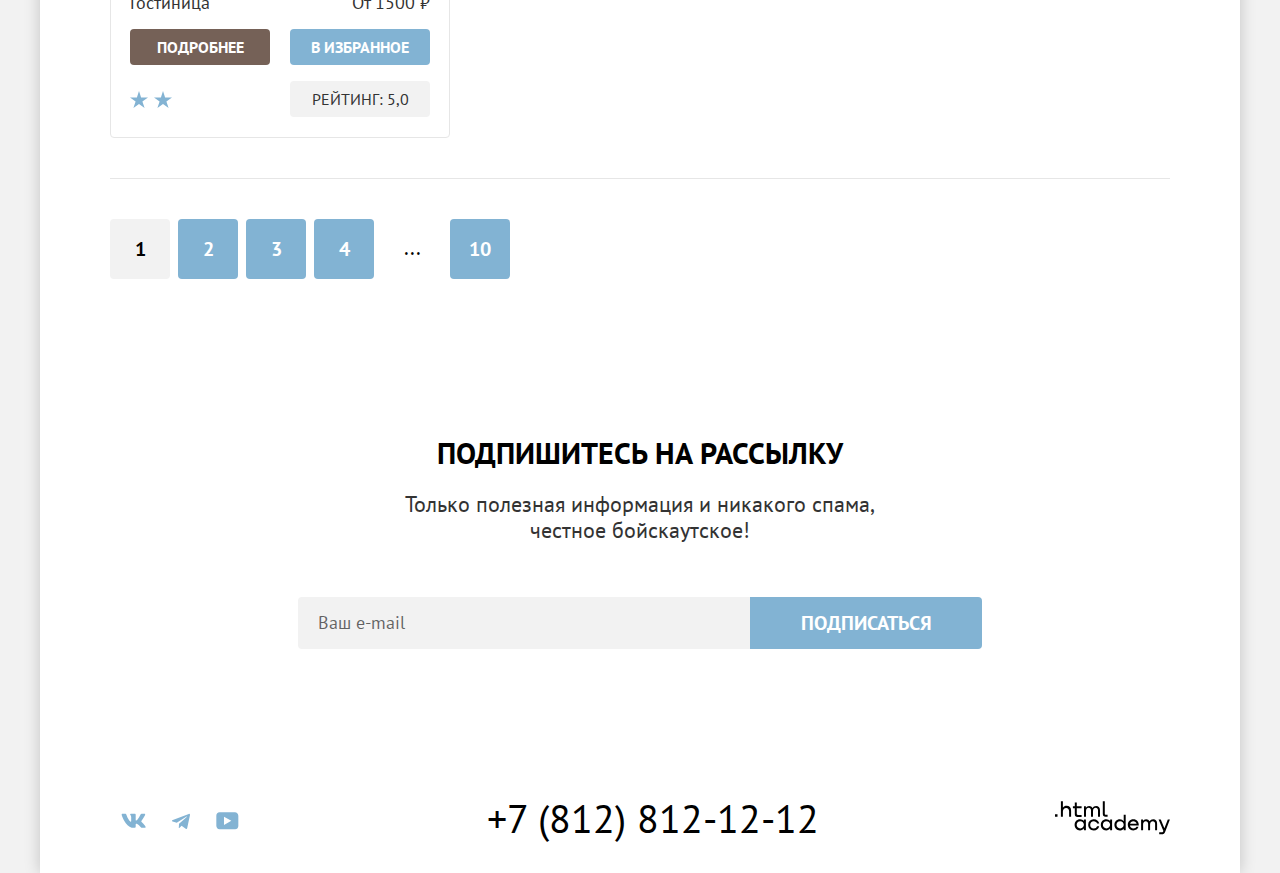
<file: catalog.html>
<!DOCTYPE html>
<html lang="ru">
  <head>
    <meta charset="utf-8">
    <link rel="stylesheet" href="styles/styles.css">
    <link rel="icon" href="favicon.ico">
    <link rel="icon" type="image/png" href="images/favicon.png">
    <title>Седона</title>
  </head>
  <body>
    <div class="page-container">
      <header class="page-header" data-test="header">
        <div class="wrapper">
          <nav class="navigation">
            <a class="navigation-logo" href="index.html">
              <img class="navigation-logo-image" src="images/logo.svg" width="140" height="70" alt="Логотип сайта о городе Седона">
            </a>
            <ul class="navigation-list">
              <li class="navigation-item">
                <a class="navigation-link" href="index.html">Главная</a>
              </li>
              <li class="navigation-item">
                <a class="navigation-link" href="#">О Седоне</a>
              </li>
              <li class="navigation-item">
                <a class="navigation-link" aria-current="page" title="Вы находитесь на этой странице">Гостиницы</a>
              </li>
            </ul>
            <ul class="navigation-user">
              <li class="navigation-user-item">
                <a class="navigation-user-link" href="#">
                  <svg width="20" height="20" viewBox="0 0 20 20" fill="currentColor" xmlns="http://www.w3.org/2000/svg">
                    <path d="m19.5 18-3.7-3.67c1-1.3 1.7-2.98 1.7-4.87a8 8 0 0 0-8-7.96c-4.4 0-8 3.68-8 8.06a8 8 0 0 0 12.9 6.26l3.7 3.68 1.4-1.5Zm-10-2.48a6 6 0 0 1-6-5.96 6 6 0 0 1 12 0 6 6 0 0 1-6 5.96Z"/>
                  </svg>
                  <span class="visually-hidden">Поиск</span>
                </a>
              </li>
              <li class="navigation-user-item">
                <a class="navigation-user-link" href="#">
                  <svg width="20" height="20" viewBox="0 0 20 20" fill="currentColor" xmlns="http://www.w3.org/2000/svg">
                    <path d="M9.9 19c-.3 0-.6-.1-.8-.4-5.4-6.1-6.7-7.5-7-7.9C1.4 9.8 1 8.6 1 7.4 1 4.4 3.4 2 6.5 2 7.8 2 9 2.5 10 3.3c1-.8 2.3-1.3 3.5-1.3 3 0 5.5 2.4 5.5 5.4 0 1.3-.5 2.5-1.3 3.4l-7 7.9c-.2.2-.4.3-.8.3Zm-6-9.5c.3.4 3.5 4 6.1 6.9l6.2-7c.5-.5.7-1.2.7-2 0-1.8-1.5-3.3-3.3-3.3-1 0-2 .5-2.7 1.3-.3.3-.6.4-.9.4-.3 0-.6-.2-.8-.4-.7-.8-1.7-1.3-2.7-1.3-1.8 0-3.3 1.5-3.3 3.3-.1.9.3 1.6.7 2.1-.1 0-.1 0 0 0Z"/>
                  </svg>
                  <span class="visually-hidden">Избраннное</span>
                  <span class="navigation-user-link-favourites">12</span>
                </a>
              </li>
              <li class="navigation-user-item">
                <a class="navigation-user-link button button-small button-dark" href="#">Хочу сюда!</a>
              </li>
            </ul>
          </nav>
        </div>
      </header>
      <main class="main-inner" data-test="main">
        <section class="filters">
          <div class="wrapper">
            <h1 class="main-inner-title">Гостиницы Седоны</h1>
            <ol class="breadcrumbs">
              <li class="breadcrumbs-item">
                <a class="breadcrumbs-link breadcrumbs-link-to-main" href="index.html">
                  <svg width="13" height="13" viewBox="0 0 13 13" fill="currentColor" xmlns="http://www.w3.org/2000/svg">
                    <path d="m6.5.5-6 5.8v6.2h12V6.3L6.5.5Zm5 11h-10V6.7l5-4.8 5 4.8v4.8Z"/>
                    <path d="M4.5 10.5h1V8h2v2.5h1V7h-4v3.5Z"/>
                  </svg>
                  <span class="visually-hidden">На главную</span>
                </a>
              </li>
              <li class="breadcrumbs-item">
                <a class="breadcrumbs-link" aria-current="page" title="Вы находитесь на этой странице">Гостиницы</a>
              </li>
            </ol>
            <form class="filters-form" action="https://echo.htmlacademy.ru/courses" method="get" data-test="filter">
              <fieldset class="filters-form-group filters-form-group-checkbox">
                <legend class="filters-form-title">Инфраструктура:</legend>
                <ul class="filters-form-list">
                  <li class="filters-form-item">
                    <label class="filters-form-label">
                      <input class="visually-hidden  filters-form-checkbox" type="checkbox" name="pool" checked>
                      <span class="filters-form-label-text">Бассейн</span>
                    </label>
                  </li>
                  <li class="filters-form-item">
                    <label class="filters-form-label">
                      <input class="visually-hidden filters-form-checkbox" type="checkbox" name="parking" checked>
                      <span class="filters-form-label-text">Парковка</span>
                    </label>
                  </li>
                  <li class="filters-form-item">
                    <label class="filters-form-label">
                      <input class="visually-hidden filters-form-checkbox" type="checkbox" name="wifi">
                      <span class="filters-form-label-text">Wi-Fi</span>
                    </label>
                  </li>
                </ul>
              </fieldset>
              <fieldset class="filters-form-group filters-form-group-radio">
                <legend class="filters-form-title">Тип Жилья:</legend>
                <ul class="filters-form-list">
                  <li class="filters-form-item">
                    <label class="filters-form-label">
                      <input class="visually-hidden filters-form-radio" type="radio" name="house-type" value="hotel" checked>
                      <span class="filters-form-label-text">Гостиница</span>
                    </label>
                  </li>
                  <li class="filters-form-item">
                    <label class="filters-form-label">
                      <input class="visually-hidden filters-form-radio" type="radio" name="house-type" value="motel">
                      <span class="filters-form-label-text">Мотель</span>
                    </label>
                  </li>
                  <li class="filters-form-item">
                    <label class="filters-form-label">
                      <input class="visually-hidden filters-form-radio" type="radio" name="house-type" value="apartment">
                      <span class="filters-form-label-text">Апартаменты</span>
                    </label>
                  </li>
                </ul>
              </fieldset>
              <fieldset class="filters-form-group filters-form-group-cost">
                <legend class="filters-form-title">Стоимость, ₽:</legend>
                <label class="filters-form-label">
                  <span class="filters-form-label-text">от</span>
                  <input class="filters-form-min-cost form-input" type="number" name="min-cost" value="0">
                </label>
                <label class="filters-form-label">
                  <span class="filters-form-label-text">до</span>
                  <input class="filters-form-max-cost form-input" type="number" name="max-cost" value="9000">
                </label>
                <div class="filters-form-range">
                  <div class="filters-form-range-scale">
                    <div class="filters-form-range-bar" style="left: 0; width: 207px">
                      <button class="filters-form-range-toggle toggle-min" type="button">
                        <span class="visually-hidden">Изменить минимальную цену</span>
                      </button>
                      <button class="filters-form-range-toggle toggle-max" type="button">
                        <span class="visually-hidden">Изменить максимальную цену</span>
                      </button>
                    </div>
                  </div>
                </div>
              </fieldset>
              <div class="filters-form-group-buttons">
                <button class="form-button-submit button button-small button-light" type="submit">Применить</button>
                <button class="form-button-reset button button-small" type="reset">Сбросить</button>
              </div>
            </form>
          </div>
        </section>
        <section class="catalog" data-test="catalog">
          <div class="wrapper">
            <header class="catalog-header">
              <h2 class="catalog-title section-title">Найдено гостиниц:
                <span class="hotels-number">38</span>
              </h2>
              <select class="catalog-sort" aria-label="Сортировка">
                <option>Сначала дешевые</option>
                <option>Сначала дорогие</option>
              </select>
              <ul class="catalog-view-list">
                <li class="catalog-view-item catalog-view-tile">
                  <a class="catalog-view-button catalog-view-button-active" href="catalog.html?view=tile">
                    <span class="visually-hidden">Плитка</span>
                  </a>
                </li>
                <li class="catalog-view-item catalog-view-by-one">
                  <a class="catalog-view-button" href="catalog.html?view=card">
                    <span class="visually-hidden">По одной</span>
                  </a>
                </li>
                <li class="catalog-view-item catalog-view-listing">
                  <a class="catalog-view-button" href="catalog.html?view=list">
                    <span class="visually-hidden">Список</span>
                  </a>
                </li>
              </ul>
            </header>
            <ul class="catalog-list">
              <li class="catalog-item card">
                <a class="card-title" href="#">
                  <h3>Amara Resort & Spa</h3>
                </a>
                <a class="card-image" href="#" tabindex="-1">
                  <img src="images/catalog/hotel-1.jpg" width="300" height="212" alt="Звездное небо на фоне скал">
                </a>
                <p class="card-type">Гостиница</p>
                <p class="card-price">От
                  <span class="card-price-number">4000</span> ₽
                </p>
                <a class="card-button-more button button-small button-dark" href="#">Подробнее</a>
                <button class="card-button-like button button-small button-light" type="button">В избранное</button>
                <div class="card-stars">
                  <span class="card-stars-item"></span>
                  <span class="card-stars-item"></span>
                  <span class="card-stars-item"></span>
                  <span class="card-stars-item"></span>
                  <span class="visually-hidden card-stars-item"></span>
                  <span class="visually-hidden">4 звезды</span>
                </div>
                <p class="card-rating">Рейтинг:
                  <span class="card-rating-number">8,5</span>
                </p>
              </li>
              <li class="catalog-item card">
                <a class="card-title" href="#">
                  <h3>Villas at Poco Diablo</h3>
                </a>
                <a class="card-image" href="#" tabindex="-1">
                  <img src="images/catalog/hotel-2.jpg" width="300" height="212" alt="Радуга на фоне скал">
                </a>
                <p class="card-type">Гостиница</p>
                <p class="card-price">От
                  <span class="card-price-number">5000</span> ₽
                </p>
                <a class="card-button-more button button-small button-dark" href="#">Подробнее</a>
                <button class="card-button-like button button-small button-favourite" type="button">В избранном</button>
                <div class="card-stars">
                  <span class="card-stars-item"></span>
                  <span class="card-stars-item"></span>
                  <span class="card-stars-item"></span>
                  <span class="card-stars-item"></span>
                  <span class="visually-hidden card-stars-item"></span>
                  <span class="visually-hidden">4 звезды</span>
                </div>
                <p class="card-rating">Рейтинг:
                  <span class="card-rating-number">9,2</span>
                </p>
              </li>
              <li class="catalog-item card">
                <a class="card-title" href="#">
                  <h3>Desert Quail Inn</h3>
                </a>
                <a class="card-image" href="#" tabindex="-1">
                  <img src="images/catalog/hotel-3.jpg" width="300" height="212" alt="Скала в поле на фоне неба">
                </a>
                <p class="card-type">Гостиница</p>
                <p class="card-price">От
                  <span class="card-price-number">2500</span> ₽
                </p>
                <a class="card-button-more button button-small button-dark" href="#">Подробнее</a>
                <button class="card-button-like button button-small button-light" type="button">В избранное</button>
                <div class="card-stars">
                  <span class="card-stars-item"></span>
                  <span class="card-stars-item"></span>
                  <span class="card-stars-item"></span>
                  <span class="visually-hidden card-stars-item"></span>
                  <span class="visually-hidden card-stars-item"></span>
                  <span class="visually-hidden">3 звезды</span>
                </div>
                <p class="card-rating">Рейтинг:
                  <span class="card-rating-number">6,9</span>
                </p>
              </li>
              <li class="catalog-item card">
                <a class="card-title" href="#">
                  <h3>GreenTree Inn</h3>
                </a>
                <a class="card-image" href="#" tabindex="-1">
                  <img src="images/catalog/hotel-4.jpg" width="300" height="212" alt="Скала на фоне звездного неба">
                </a>
                <p class="card-type">Гостиница</p>
                <p class="card-price">От
                  <span class="card-price-number">1500</span> ₽
                </p>
                <a class="card-button-more button button-small button-dark" href="#">Подробнее</a>
                <button class="card-button-like button button-small button-light" type="button">В избранное</button>
                <div class="card-stars">
                  <span class="card-stars-item"></span>
                  <span class="card-stars-item"></span>
                  <span class="visually-hidden card-stars-item"></span>
                  <span class="visually-hidden card-stars-item"></span>
                  <span class="visually-hidden card-stars-item"></span>
                  <span class="visually-hidden">2 звезды</span>
                </div>
                <p class="card-rating">Рейтинг:
                  <span class="card-rating-number">5,0</span>
                </p>
              </li>
            </ul>
            <ol class="pagination">
              <li class="pagination-item">
                <a class="pagination-link pagination-link-current">1</a>
              </li>
              <li class="pagination-item">
                <a class="pagination-link" href="#">2</a>
              </li>
              <li class="pagination-item">
                <a class="pagination-link" href="#">3</a>
              </li>
              <li class="pagination-item">
                <a class="pagination-link" href="#">4</a>
              </li>
              <li class="pagination-item">
                <p class="pagination-item-dot">...</p>
              </li>
              <li class="pagination-item">
                <a class="pagination-link" href="#">10</a>
              </li>
            </ol>
          </div>
        </section>
        <section class="subscribe" data-test="subscribe">
          <div class="subscribe-intro section-intro">
            <h2 class="subscribe-title section-title">Подпишитесь на рассылку</h2>
            <p class="subscribe-text section-text">Только полезная информация и никакого спама, честное бойскаутское!</p>
          </div>
          <form class="subscribe-form" action="https://echo.htmlacademy.ru/courses" method="post">
            <label class="visually-hidden" for="subscribe-form-email">Введите ваш e-mail</label>
            <input class="subscribe-form-input form-input" id="subscribe-form-email" type="email" name="email" placeholder="Ваш e-mail" required>
            <button class="subscribe-button button button-light button-big" type="submit">Подписаться</button>
          </form>
        </section>
      </main>
      <footer class="page-footer" data-test="footer">
        <div class="page-footer-wrapper wrapper">
          <ul class="social-list">
            <li class="social-item">
              <a class="social-link social-link-vk" href="https://vk.com/htmlacademy" target="_blank" rel="noreferrer noopener">
                <svg class="social-icon" width="25" height="15" viewBox="0 0 25 15" fill="currentColor" xmlns="http://www.w3.org/2000/svg">
                  <path fill-rule="evenodd" d="M24.12 1.8c.16-.54 0-.94-.8-.94H20.7c-.67 0-.98.34-1.15.73 0 0-1.33 3.2-3.22 5.27-.61.6-.9.8-1.23.8-.16 0-.41-.2-.41-.75v-5.1c0-.66-.19-.95-.74-.95H9.82c-.42 0-.67.3-.67.59 0 .62.95.76 1.04 2.51v3.8c0 .83-.15.98-.48.98-.9 0-3.06-3.2-4.34-6.88-.25-.72-.5-1-1.18-1H1.57c-.75 0-.9.34-.9.73 0 .68.89 4.07 4.14 8.55 2.17 3.06 5.23 4.72 8 4.72 1.68 0 1.88-.37 1.88-1v-2.32c0-.74.16-.88.7-.88.38 0 1.05.19 2.6 1.66 1.79 1.75 2.08 2.54 3.08 2.54h2.63c.75 0 1.12-.37.9-1.1-.23-.72-1.08-1.77-2.2-3.02-.62-.71-1.54-1.48-1.82-1.86-.39-.5-.28-.71 0-1.15 0 0 3.2-4.42 3.54-5.93Z" clip-rule="evenodd"/>
                </svg>
                <span class="visually-hidden">ВКонтакте</span>
              </a>
            </li>
            <li class="social-item">
              <a class="social-link social-link-telegram" href="https://t.me/htmlacademy" target="_blank" rel="noreferrer noopener">
                <svg class="social-icon" width="18" height="16" viewBox="0 0 18 16" fill="currentColor" xmlns="http://www.w3.org/2000/svg">
                  <path d="M16.79.96.84 7.1c-1.09.44-1.08 1.05-.2 1.32l4.1 1.28 9.47-5.98c.44-.27.85-.13.52.17l-7.68 6.93-.28 4.22c.41 0 .6-.2.83-.41l1.99-1.94 4.13 3.06c.77.42 1.31.2 1.5-.71l2.72-12.8c.28-1.1-.43-1.61-1.16-1.28Z"/>
                </svg>
                <span class="visually-hidden">Телеграм</span>
              </a>
            </li>
            <li class="social-item">
              <a class="social-link social-link-youtube" href="https://www.youtube.com/user/htmlacademyru" target="_blank" rel="noreferrer noopener">
                <svg class="social-icon" width="23" height="18" viewBox="0 0 23 18" fill="currentColor" xmlns="http://www.w3.org/2000/svg">
                  <path d="M18.94.36H3.51C1.65.36.33 1.95.33 3.76v10.09c0 1.91 1.32 3.5 3.18 3.5h15.65c1.64 0 3.17-1.59 3.17-3.4V3.76c-.22-1.8-1.53-3.4-3.39-3.4ZM7.99 12.89V4.82l7.34 4.04-7.34 4.03Z"/>
                </svg>
                <span class="visually-hidden">YouTube</span>
              </a>
            </li>
          </ul>
          <address class="footer-contacts">
            <a class="contact-link" href="tel:+78128121212">+7 (812) 812-12-12</a>
          </address>
          <a class="developer-link" href="https://htmlacademy.ru/intensive/htmlcss">
            <svg class="developer-image" width="115" height="34" viewBox="0 0 115 34" fill="currentColor" role="img" aria-label="Логотип разработчика сайта HTML Academy" xmlns="http://www.w3.org/2000/svg">
              <path d="M0 13.26v2.6h2.5v-2.6H0ZM11.6 4.86c-1.6 0-2.8.7-3.6 1.7h-.1V.36h-2v15.5h2v-5.3c0-2.1 1.3-3.6 3.3-3.6 1.8 0 2.9 1.4 2.9 3.2v5.7h2v-6.1c.1-3-1.8-4.9-4.5-4.9ZM26.6 5.16h-4.8v-3.7h-2v3.8h-1.9v2h1.9v6c0 1.7 1 2.7 2.7 2.7h4.1v-2h-3.7c-.7 0-1.1-.4-1.1-1.1v-5.7h4.8v-2ZM41.1 4.96c-1.6 0-2.9.8-3.5 2.1h-.1c-.6-1.2-1.8-2.1-3.4-2.1-1.4 0-2.5.8-3.1 1.8h-.1v-1.6H29v10.6h2v-5.4c0-2 1-3.5 2.6-3.5 1.5 0 2.4 1 2.4 2.6v6.3h2v-5.6c0-2.4 1.4-3.3 2.6-3.3 1.5 0 2.4 1 2.4 2.6v6.3h2v-6.5c.1-2.5-1.4-4.3-3.9-4.3ZM47.8 13.06c0 1.7 1 2.7 2.8 2.7h2v-2h-1.7c-.7 0-1.1-.4-1.1-1.1V.36h-2v12.7ZM28.9 20.06c-.9-1.1-2.2-1.8-3.9-1.8-3.1 0-5.4 2.3-5.4 5.6s2.3 5.6 5.4 5.6c1.8 0 3-.8 3.8-1.9h.1v1.6h2v-10.6h-2v1.5Zm-3.6 7.4c-2.2 0-3.6-1.6-3.6-3.6s1.4-3.6 3.6-3.6 3.6 1.6 3.6 3.6c0 1.9-1.4 3.6-3.6 3.6ZM44.2 22.36c-.5-2.4-2.6-4.1-5.4-4.1a5.4 5.4 0 0 0-5.6 5.6c0 3.1 2.2 5.6 5.6 5.6 2.8 0 4.9-1.8 5.4-4.2h-2.1a3.4 3.4 0 0 1-3.3 2.3c-2.2 0-3.6-1.6-3.6-3.6s1.4-3.6 3.6-3.6c1.6 0 2.8 1 3.3 2.2h2.1v-.2ZM55.1 20.06c-.9-1.1-2.2-1.8-3.9-1.8-3.1 0-5.4 2.3-5.4 5.6s2.3 5.6 5.4 5.6c1.8 0 3-.8 3.8-1.9h.1v1.6h2v-10.6h-2v1.5Zm-3.6 7.4c-2.2 0-3.6-1.6-3.6-3.6s1.4-3.6 3.6-3.6 3.6 1.6 3.6 3.6c0 1.9-1.5 3.6-3.6 3.6ZM68.7 20.16c-.9-1.1-2.2-1.9-3.9-1.9-3.1 0-5.4 2.3-5.4 5.6s2.2 5.6 5.4 5.6c1.7 0 3-.8 3.8-1.8h.1v1.5h2v-15.4h-2v6.4Zm-3.6 7.3c-2.2 0-3.6-1.6-3.6-3.6s1.4-3.6 3.6-3.6 3.6 1.6 3.6 3.6c-.1 2-1.5 3.6-3.6 3.6ZM78.3 18.26c-3.3 0-5.5 2.5-5.5 5.6 0 3 2.1 5.6 5.5 5.6 2.5 0 4.5-1.3 5.2-3.6h-2.1c-.5 1-1.6 1.6-3 1.6-1.9 0-3.3-1.3-3.4-2.9h8.8c.2-3.6-2-6.3-5.5-6.3Zm0 1.9c1.7 0 3 1 3.3 2.6h-6.5c.3-1.5 1.5-2.6 3.2-2.6ZM98.2 18.26c-1.6 0-2.9.8-3.6 2h-.1c-.6-1.2-1.8-2-3.4-2-1.4 0-2.5.7-3.1 1.8v-1.5h-1.9v10.6h2v-5.4c0-2 1-3.4 2.6-3.5 1.5 0 2.4 1 2.4 2.6v6.3h2v-5.6c0-2.4 1.4-3.3 2.6-3.3 1.5 0 2.4 1 2.4 2.6v6.3h2v-6.5c.1-2.6-1.4-4.4-3.9-4.4ZM109.4 27.36l-3.6-8.9h-2.2l4.8 11.6c-.3.9-.7 1.2-1.7 1.2h-2.5v2h2.5c1.8 0 2.8-.8 3.5-2.6l4.7-12.2h-2.1l-3.4 8.9Z"/>
            </svg>
          </a>
        </div>
      </footer>
    </div>
  </body>
</html>
</file>
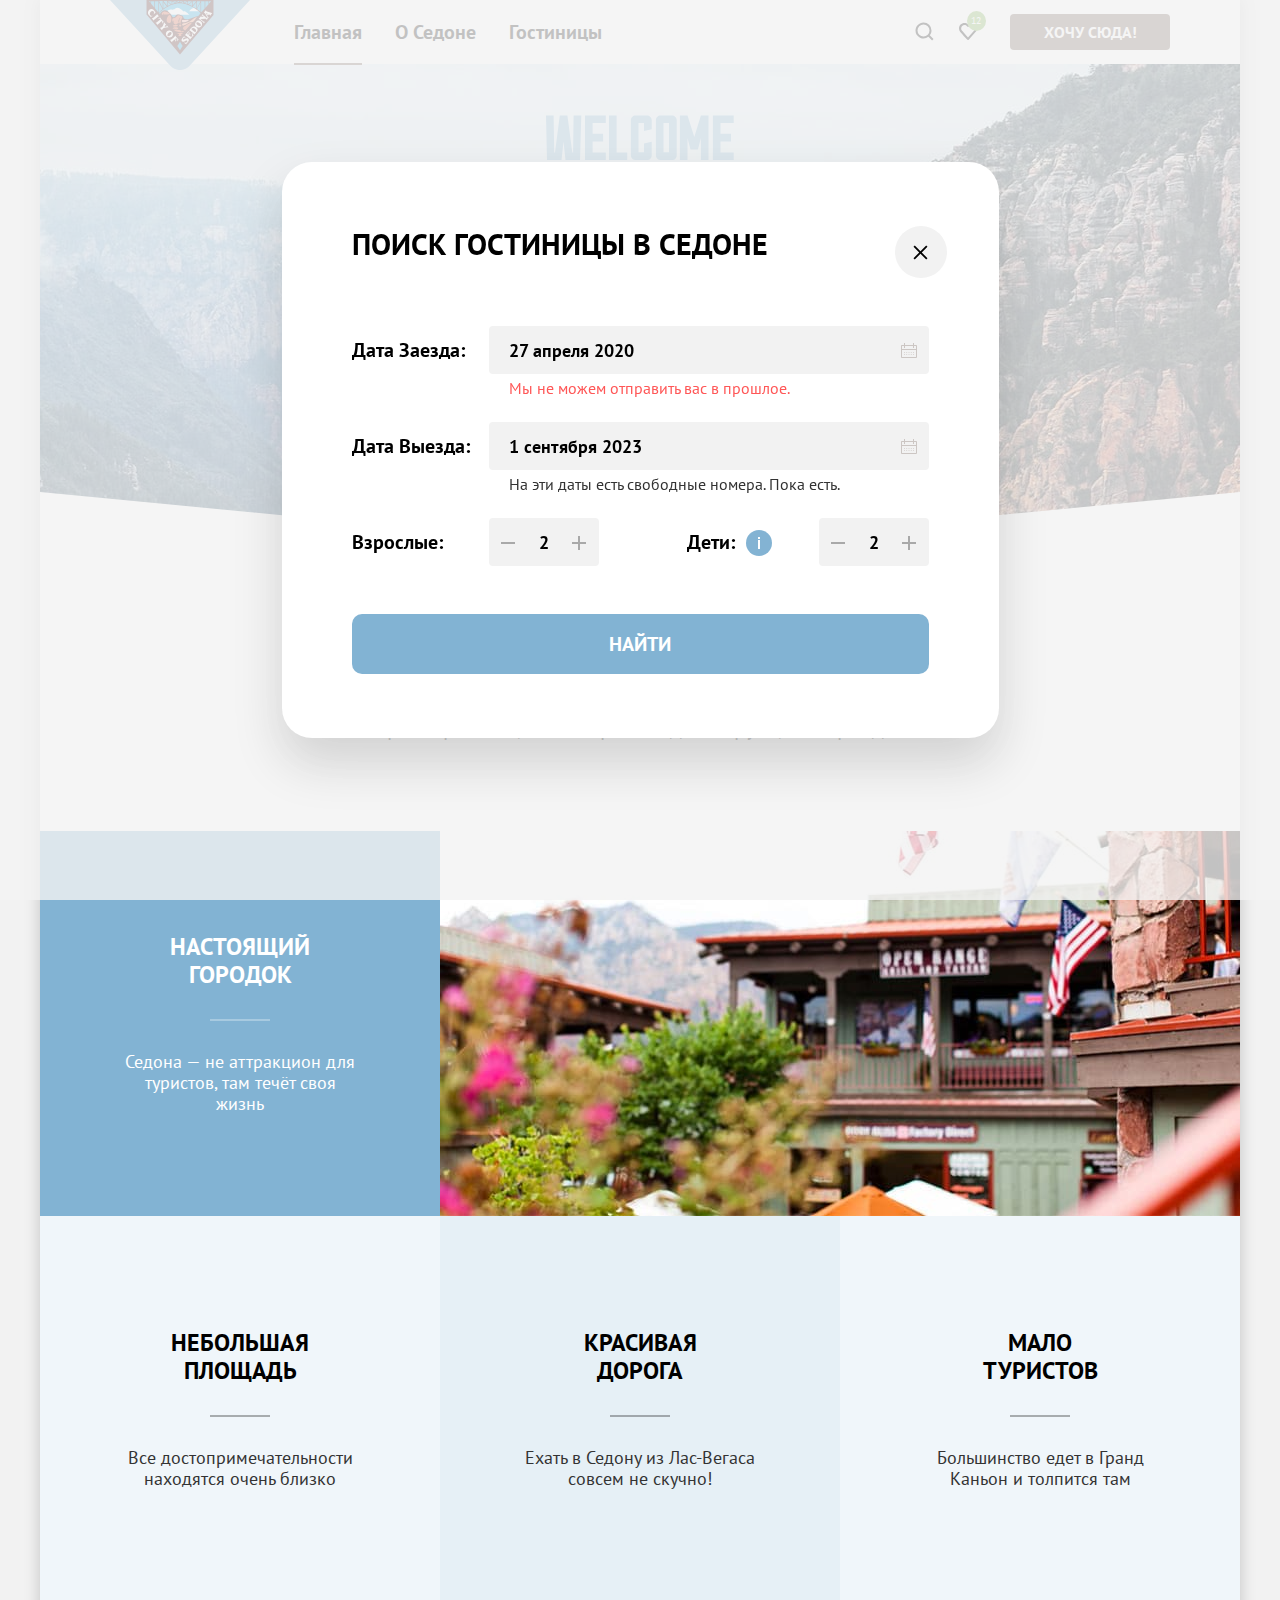
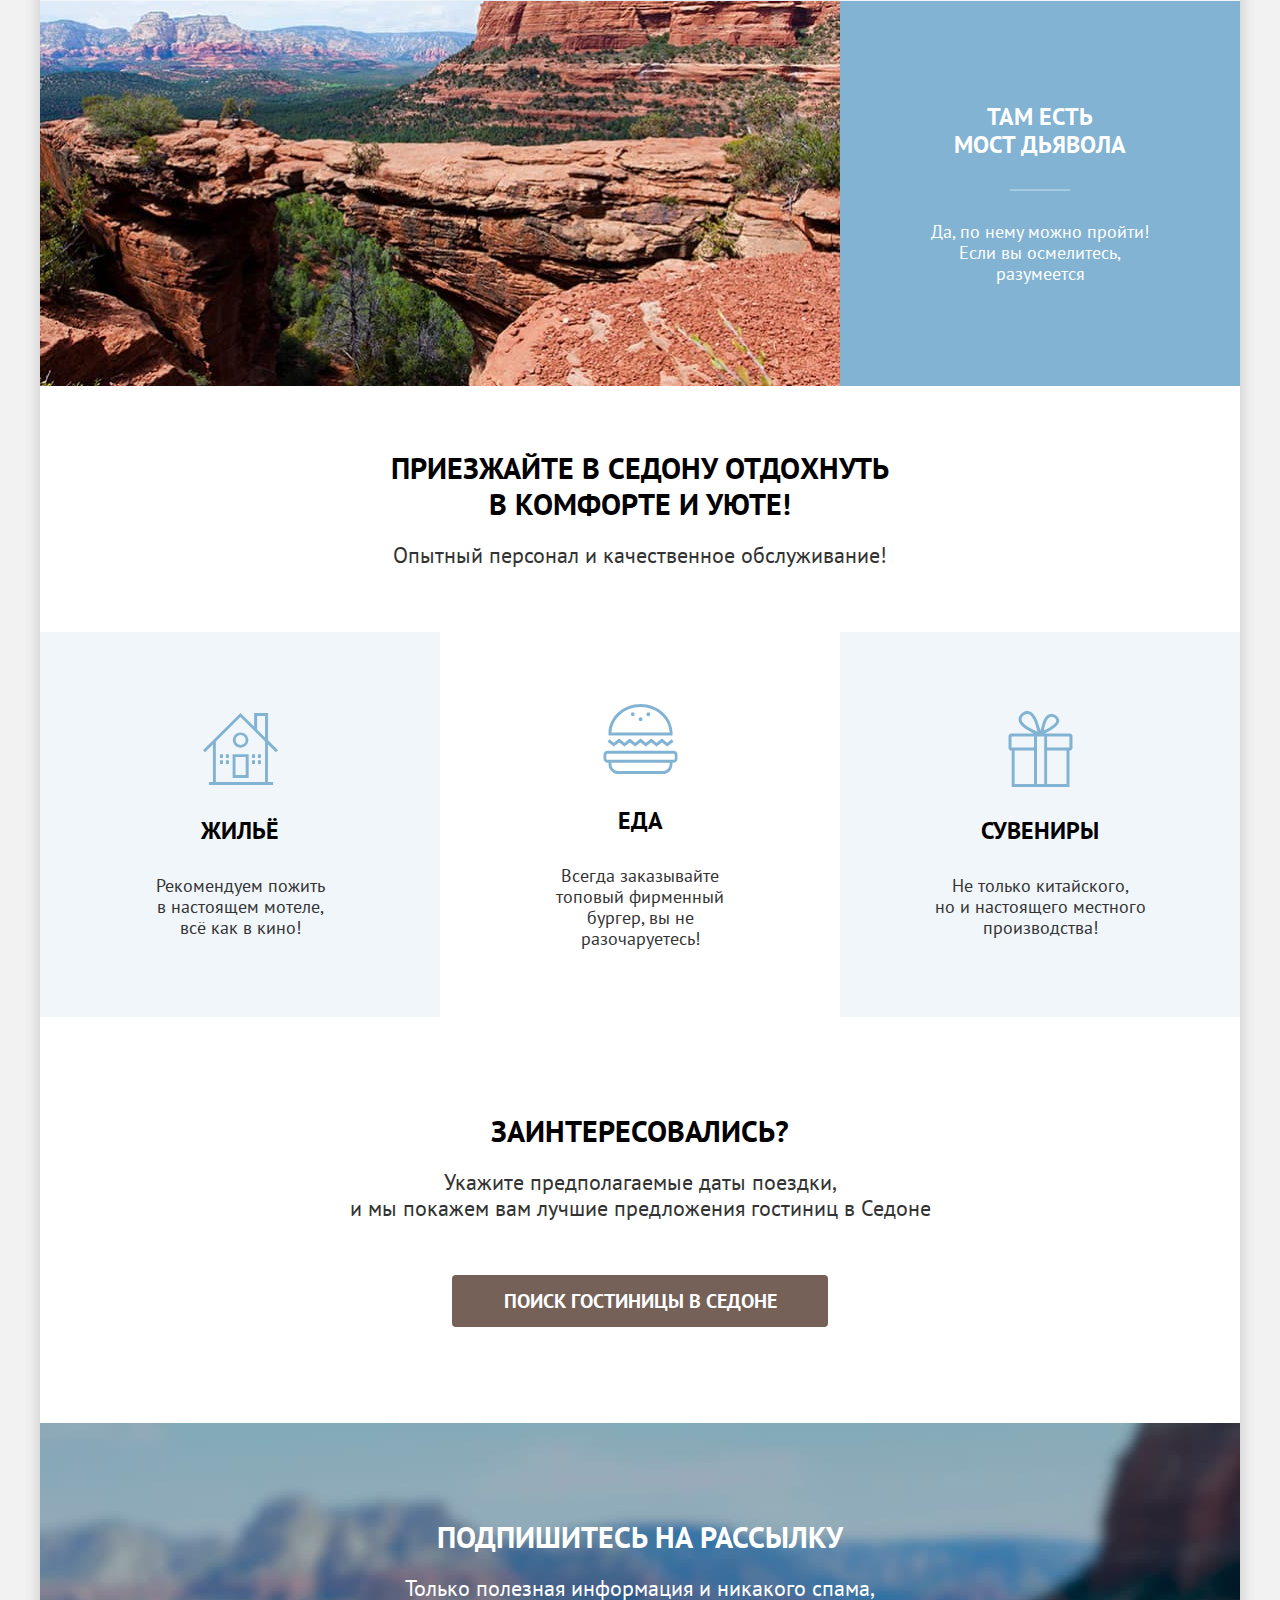
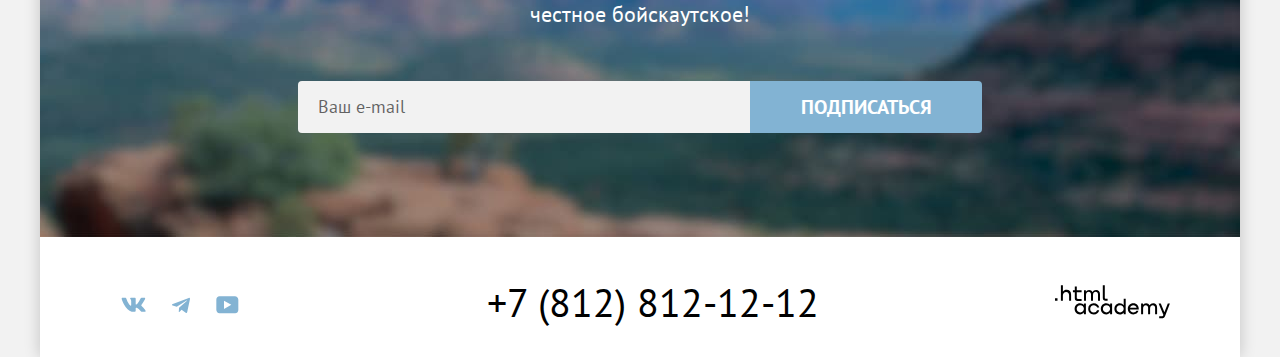
<file: modal.html>
<!DOCTYPE html>
<html lang="ru">
  <head>
    <meta charset="utf-8">
    <link rel="stylesheet" href="styles/styles.css">
    <link rel="icon" href="favicon.ico">
    <link rel="icon" type="image/png" href="images/favicon.png">
    <title>Седона</title>
  </head>
  <body>
    <div class="page-container">
      <header class="page-header" data-test="header">
        <div class="wrapper">
          <nav class="navigation">
            <a class="navigation-logo">
              <img class="navigation-logo-image" src="images/logo.svg" width="140" height="70" alt="Логотип сайта о городе Седона">
            </a>
            <ul class="navigation-list">
              <li class="navigation-item">
                <a class="navigation-link" aria-current="page" title="Вы находитесь на этой странице">Главная</a>
              </li>
              <li class="navigation-item">
                <a class="navigation-link" href="#">О Седоне</a>
              </li>
              <li class="navigation-item">
                <a class="navigation-link" href="catalog.html">Гостиницы</a>
              </li>
            </ul>
            <ul class="navigation-user">
              <li class="navigation-user-item">
                <a class="navigation-user-link" href="#">
                  <svg width="20" height="20" viewBox="0 0 20 20" fill="currentColor" xmlns="http://www.w3.org/2000/svg">
                    <path d="m19.5 18-3.7-3.67c1-1.3 1.7-2.98 1.7-4.87a8 8 0 0 0-8-7.96c-4.4 0-8 3.68-8 8.06a8 8 0 0 0 12.9 6.26l3.7 3.68 1.4-1.5Zm-10-2.48a6 6 0 0 1-6-5.96 6 6 0 0 1 12 0 6 6 0 0 1-6 5.96Z"/>
                  </svg>
                  <span class="visually-hidden">Поиск</span>
                </a>
              </li>
              <li class="navigation-user-item">
                <a class="navigation-user-link" href="#">
                  <svg width="20" height="20" viewBox="0 0 20 20" fill="currentColor" xmlns="http://www.w3.org/2000/svg">
                    <path d="M9.9 19c-.3 0-.6-.1-.8-.4-5.4-6.1-6.7-7.5-7-7.9C1.4 9.8 1 8.6 1 7.4 1 4.4 3.4 2 6.5 2 7.8 2 9 2.5 10 3.3c1-.8 2.3-1.3 3.5-1.3 3 0 5.5 2.4 5.5 5.4 0 1.3-.5 2.5-1.3 3.4l-7 7.9c-.2.2-.4.3-.8.3Zm-6-9.5c.3.4 3.5 4 6.1 6.9l6.2-7c.5-.5.7-1.2.7-2 0-1.8-1.5-3.3-3.3-3.3-1 0-2 .5-2.7 1.3-.3.3-.6.4-.9.4-.3 0-.6-.2-.8-.4-.7-.8-1.7-1.3-2.7-1.3-1.8 0-3.3 1.5-3.3 3.3-.1.9.3 1.6.7 2.1-.1 0-.1 0 0 0Z"/>
                  </svg>
                  <span class="visually-hidden">Избраннное</span>
                  <span class="navigation-user-link-favourites">12</span>
                </a>
              </li>
              <li class="navigation-user-item">
                <a class="navigation-user-link button button-small button-dark" href="#">Хочу сюда!</a>
              </li>
            </ul>
          </nav>
        </div>
      </header>
      <main class="main-index" data-test="main">
        <section class="hero" data-test="hero">
          <h1 class="visually-hidden">Добро пожаловать в Седону</h1>
          <img class="hero-image" src="images/hero-text.svg" width="458" height="352" alt="Welcome to the gorgeous Sedona! 'Because the Grand Canyon sucks!'">
        </section>
        <section class="advantages" data-test="advantages">
          <div class="advantages-intro section-intro">
            <h2 class="advantages-title section-title">Седона — небольшой городок в Аризоне, заслуживающий большего!</h2>
            <p class="advantages-text section-text">Рассмотрим причины, по которым Седона круче, чем Гранд-Каньон!</p>
          </div>
          <ul class="advantages-list">
            <li class="advantages-item advantages-item-with-image">
              <div class="advantages-card">
                <h3 class="advantages-item-title">Настоящий городок</h3>
                <p>Седона — не аттракцион для туристов, там течёт своя жизнь</p>
              </div>
              <img class="advantages-item-image" src="images/advantage-1.jpg" width="800" height="385" alt="Улица города Седона">
            </li>
            <li class="advantages-item advantages-item-lighter">
              <div class="advantages-card">
                <h3 class="advantages-item-title">Небольшая площадь</h3>
                <p>Все достопримечательности находятся очень близко</p>
              </div>
            </li>
            <li class="advantages-item advantages-item-darker">
              <div class="advantages-card">
                <h3 class="advantages-item-title">Красивая дорога</h3>
                <p>Ехать в Седону из Лас-Вегаса совсем не скучно!</p>
              </div>
            </li>
            <li class="advantages-item advantages-item-lighter">
              <div class="advantages-card">
                <h3 class="advantages-item-title">Мало туристов</h3>
                <p>Большинство едет в Гранд Каньон и толпится там</p>
              </div>
            </li>
            <li class="advantages-item advantages-item-with-image advantages-item-with-image-first">
              <div class="advantages-card">
                <h3 class="advantages-item-title">Там есть мост дьявола</h3>
                <p>Да, по нему можно пройти! Если вы осмелитесь, разумеется</p>
              </div>
              <img class="advantages-item-image" src="images/advantage-2.jpg" width="800" height="385" alt="Мост дьявола">
            </li>
          </ul>
        </section>
        <section class="services" data-test="service">
          <div class="services-intro section-intro">
            <h2 class="visually-hidden">Услуги</h2>
            <p class="services-title section-title">Приезжайте в Седону отдохнуть в комфорте и уюте!</p>
            <p class="services-text section-text">Опытный персонал и качественное обслуживание!</p>
          </div>
          <ul class="services-list">
            <li class="services-item services-item-house">
              <h3 class="services-item-title">Жильё</h3>
              <p>Рекомендуем пожить<br>в настоящем мотеле,<br>всё как в кино!</p>
            </li>
            <li class="services-item services-item-food">
              <h3 class="services-item-title">Еда</h3>
              <p>Всегда заказывайте<br>топовый фирменный бургер, вы не разочаруетесь!</p>
            </li>
            <li class="services-item services-item-souvenirs">
              <h3 class="services-item-title">Сувениры</h3>
              <p>Не только китайского,<br>но и настоящего местного производства!</p>
            </li>
          </ul>
        </section>
        <section class="search" data-test="search">
          <div class="search-intro section-intro">
            <h2 class="visually-hidden">Поиск гостиницы в Седоне</h2>
            <p class="section-title">Заинтересовались?</p>
            <p class="section-text">Укажите предполагаемые даты поездки,<br>и мы покажем вам лучшие предложения гостиниц в Седоне</p>
          </div>
          <button class="search-button button button-big button-dark" type="button">Поиск гостиницы в Седоне</button>
        </section>
        <section class="subscribe subscribe-special" data-test="subscribe">
          <div class="subscribe-intro section-intro">
            <h2 class="subscribe-title section-title">Подпишитесь на рассылку</h2>
            <p class="subscribe-text section-text">Только полезная информация и никакого спама, честное бойскаутское!</p>
          </div>
          <form class="subscribe-form" action="https://echo.htmlacademy.ru/courses" method="post">
            <label class="visually-hidden" for="subscribe-form-email">Введите ваш e-mail</label>
            <input class="subscribe-form-input form-input" id="subscribe-form-email" type="email" name="email" placeholder="Ваш e-mail" required>
            <button class="subscribe-button button button-light button-big" type="submit">Подписаться</button>
          </form>
        </section>
      </main>
      <footer class="page-footer" data-test="footer">
        <div class="page-footer-wrapper wrapper">
          <ul class="social-list">
            <li class="social-item">
              <a class="social-link social-link-vk" href="https://vk.com/htmlacademy" target="_blank" rel="noreferrer noopener">
                <svg class="social-icon" width="25" height="15" viewBox="0 0 25 15" fill="currentColor" xmlns="http://www.w3.org/2000/svg">
                  <path fill-rule="evenodd" d="M24.12 1.8c.16-.54 0-.94-.8-.94H20.7c-.67 0-.98.34-1.15.73 0 0-1.33 3.2-3.22 5.27-.61.6-.9.8-1.23.8-.16 0-.41-.2-.41-.75v-5.1c0-.66-.19-.95-.74-.95H9.82c-.42 0-.67.3-.67.59 0 .62.95.76 1.04 2.51v3.8c0 .83-.15.98-.48.98-.9 0-3.06-3.2-4.34-6.88-.25-.72-.5-1-1.18-1H1.57c-.75 0-.9.34-.9.73 0 .68.89 4.07 4.14 8.55 2.17 3.06 5.23 4.72 8 4.72 1.68 0 1.88-.37 1.88-1v-2.32c0-.74.16-.88.7-.88.38 0 1.05.19 2.6 1.66 1.79 1.75 2.08 2.54 3.08 2.54h2.63c.75 0 1.12-.37.9-1.1-.23-.72-1.08-1.77-2.2-3.02-.62-.71-1.54-1.48-1.82-1.86-.39-.5-.28-.71 0-1.15 0 0 3.2-4.42 3.54-5.93Z" clip-rule="evenodd"/>
                </svg>
                <span class="visually-hidden">ВКонтакте</span>
              </a>
            </li>
            <li class="social-item">
              <a class="social-link social-link-telegram" href="https://t.me/htmlacademy" target="_blank" rel="noreferrer noopener">
                <svg class="social-icon" width="18" height="16" viewBox="0 0 18 16" fill="currentColor" xmlns="http://www.w3.org/2000/svg">
                  <path d="M16.79.96.84 7.1c-1.09.44-1.08 1.05-.2 1.32l4.1 1.28 9.47-5.98c.44-.27.85-.13.52.17l-7.68 6.93-.28 4.22c.41 0 .6-.2.83-.41l1.99-1.94 4.13 3.06c.77.42 1.31.2 1.5-.71l2.72-12.8c.28-1.1-.43-1.61-1.16-1.28Z"/>
                </svg>
                <span class="visually-hidden">Телеграм</span>
              </a>
            </li>
            <li class="social-item">
              <a class="social-link social-link-youtube" href="https://www.youtube.com/user/htmlacademyru" target="_blank" rel="noreferrer noopener">
                <svg class="social-icon" width="23" height="18" viewBox="0 0 23 18" fill="currentColor" xmlns="http://www.w3.org/2000/svg">
                  <path d="M18.94.36H3.51C1.65.36.33 1.95.33 3.76v10.09c0 1.91 1.32 3.5 3.18 3.5h15.65c1.64 0 3.17-1.59 3.17-3.4V3.76c-.22-1.8-1.53-3.4-3.39-3.4ZM7.99 12.89V4.82l7.34 4.04-7.34 4.03Z"/>
                </svg>
                <span class="visually-hidden">YouTube</span>
              </a>
            </li>
          </ul>
          <address class="footer-contacts">
            <a class="contact-link" href="tel:+78128121212">+7 (812) 812-12-12</a>
          </address>
          <a class="developer-link" href="https://htmlacademy.ru/intensive/htmlcss">
            <svg class="developer-image" width="115" height="34" viewBox="0 0 115 34" fill="currentColor" role="img" aria-label="Логотип разработчика сайта HTML Academy" xmlns="http://www.w3.org/2000/svg">
              <path d="M0 13.26v2.6h2.5v-2.6H0ZM11.6 4.86c-1.6 0-2.8.7-3.6 1.7h-.1V.36h-2v15.5h2v-5.3c0-2.1 1.3-3.6 3.3-3.6 1.8 0 2.9 1.4 2.9 3.2v5.7h2v-6.1c.1-3-1.8-4.9-4.5-4.9ZM26.6 5.16h-4.8v-3.7h-2v3.8h-1.9v2h1.9v6c0 1.7 1 2.7 2.7 2.7h4.1v-2h-3.7c-.7 0-1.1-.4-1.1-1.1v-5.7h4.8v-2ZM41.1 4.96c-1.6 0-2.9.8-3.5 2.1h-.1c-.6-1.2-1.8-2.1-3.4-2.1-1.4 0-2.5.8-3.1 1.8h-.1v-1.6H29v10.6h2v-5.4c0-2 1-3.5 2.6-3.5 1.5 0 2.4 1 2.4 2.6v6.3h2v-5.6c0-2.4 1.4-3.3 2.6-3.3 1.5 0 2.4 1 2.4 2.6v6.3h2v-6.5c.1-2.5-1.4-4.3-3.9-4.3ZM47.8 13.06c0 1.7 1 2.7 2.8 2.7h2v-2h-1.7c-.7 0-1.1-.4-1.1-1.1V.36h-2v12.7ZM28.9 20.06c-.9-1.1-2.2-1.8-3.9-1.8-3.1 0-5.4 2.3-5.4 5.6s2.3 5.6 5.4 5.6c1.8 0 3-.8 3.8-1.9h.1v1.6h2v-10.6h-2v1.5Zm-3.6 7.4c-2.2 0-3.6-1.6-3.6-3.6s1.4-3.6 3.6-3.6 3.6 1.6 3.6 3.6c0 1.9-1.4 3.6-3.6 3.6ZM44.2 22.36c-.5-2.4-2.6-4.1-5.4-4.1a5.4 5.4 0 0 0-5.6 5.6c0 3.1 2.2 5.6 5.6 5.6 2.8 0 4.9-1.8 5.4-4.2h-2.1a3.4 3.4 0 0 1-3.3 2.3c-2.2 0-3.6-1.6-3.6-3.6s1.4-3.6 3.6-3.6c1.6 0 2.8 1 3.3 2.2h2.1v-.2ZM55.1 20.06c-.9-1.1-2.2-1.8-3.9-1.8-3.1 0-5.4 2.3-5.4 5.6s2.3 5.6 5.4 5.6c1.8 0 3-.8 3.8-1.9h.1v1.6h2v-10.6h-2v1.5Zm-3.6 7.4c-2.2 0-3.6-1.6-3.6-3.6s1.4-3.6 3.6-3.6 3.6 1.6 3.6 3.6c0 1.9-1.5 3.6-3.6 3.6ZM68.7 20.16c-.9-1.1-2.2-1.9-3.9-1.9-3.1 0-5.4 2.3-5.4 5.6s2.2 5.6 5.4 5.6c1.7 0 3-.8 3.8-1.8h.1v1.5h2v-15.4h-2v6.4Zm-3.6 7.3c-2.2 0-3.6-1.6-3.6-3.6s1.4-3.6 3.6-3.6 3.6 1.6 3.6 3.6c-.1 2-1.5 3.6-3.6 3.6ZM78.3 18.26c-3.3 0-5.5 2.5-5.5 5.6 0 3 2.1 5.6 5.5 5.6 2.5 0 4.5-1.3 5.2-3.6h-2.1c-.5 1-1.6 1.6-3 1.6-1.9 0-3.3-1.3-3.4-2.9h8.8c.2-3.6-2-6.3-5.5-6.3Zm0 1.9c1.7 0 3 1 3.3 2.6h-6.5c.3-1.5 1.5-2.6 3.2-2.6ZM98.2 18.26c-1.6 0-2.9.8-3.6 2h-.1c-.6-1.2-1.8-2-3.4-2-1.4 0-2.5.7-3.1 1.8v-1.5h-1.9v10.6h2v-5.4c0-2 1-3.4 2.6-3.5 1.5 0 2.4 1 2.4 2.6v6.3h2v-5.6c0-2.4 1.4-3.3 2.6-3.3 1.5 0 2.4 1 2.4 2.6v6.3h2v-6.5c.1-2.6-1.4-4.4-3.9-4.4ZM109.4 27.36l-3.6-8.9h-2.2l4.8 11.6c-.3.9-.7 1.2-1.7 1.2h-2.5v2h2.5c1.8 0 2.8-.8 3.5-2.6l4.7-12.2h-2.1l-3.4 8.9Z"/>
            </svg>
          </a>
        </div>
      </footer>
    </div>
    <div class="modal-container">
      <div class="modal modal-search" data-test="modal">
        <button class="modal-close-button" type="button">
          <svg width="15" height="15" viewBox="0 0 15 15" fill="currentColor" xmlns="http://www.w3.org/2000/svg">
            <path d="M14.49 1.783 13.199.49 7.49 6.198 1.783.491.49 1.783 6.198 7.49.49 13.198l1.293 1.293L7.49 8.783l5.708 5.708 1.293-1.293-5.708-5.707 5.708-5.708Z"/>
          </svg>
          <span class="visually-hidden">Закрыть</span>
        </button>
        <section class="modal-content">
          <h2 class="modal-title">Поиск гостиницы в Седоне</h2>
          <form class="search-form" action="https://echo.htmlacademy.ru/" method="post">
            <div class="search-form-group search-form-dates">
              <label class="search-form-label" for="search-form-check-in">Дата заезда:</label>
              <div class="search-wrapper">
                <input class="search-form-input form-input" type="text" name="check-in" id="search-form-check-in" value="27 апреля 2020" placeholder="Укажите дату" required>
                <span class="search-form-dates-message search-form-message-warning">Мы не можем отправить вас в прошлое.</span>
              </div>
            </div>
            <div class="search-form-group search-form-dates">
              <label class="search-form-label" for="search-form-check-out">Дата выезда:</label>
              <div class="search-wrapper">
                <input class="search-form-input form-input" type="text" name="check-out" id="search-form-check-out" value="1 сентября 2023" placeholder="Укажите дату" required>
                <span class="search-form-dates-message">На эти даты есть свободные номера. Пока есть.</span>
              </div>
            </div>
            <div class="search-form-group search-form-group-number search-form-adults">
              <label class="search-form-label"  for="search-form-adults">Взрослые:</label>
              <span  class="search-form-input-with-control">
                <button class="search-form-control-button search-form-control-minus" type="button">
                  <svg width="14" height="2" viewBox="0 0 14 2" fill="currentColor" xmlns="http://www.w3.org/2000/svg">
                    <path d="M0 0v2h14V0H0Z"/>
                  </svg>
                  <span class="visually-hidden">Минус</span>
                </button>
                <input class="search-form-input form-input" type="number" name="adults" id="search-form-adults" value="2" min="0" required>
                <button class="search-form-control-button search-form-control-plus" type="button">
                  <svg width="14" height="14" viewBox="0 0 14 14" fill="currentColor" xmlns="http://www.w3.org/2000/svg">
                    <path d="M14 6H8V0H6v6H0v2h6v6h2V8h6V6Z"/>
                  </svg>
                  <span class="visually-hidden">Плюс</span>
                </button>
              </span>
            </div>
            <div class="search-form-group search-form-group-number search-form-kids">
              <label class="search-form-label" for="search-form-kids">Дети:
                <span class="search-form-tooltip">
                  <span class="search-form-tooltip-toggle" aria-labelledby="search-form-tooltip-label" tabindex="0">
                    <svg class="search-form-tooltip-icon" width="2" height="12" viewBox="0 0 2 12" fill="currentColor" xmlns="http://www.w3.org/2000/svg">
                      <path fill-rule="evenodd" clip-rule="evenodd" d="M0 0h2v2H0V0Zm2 12H0V3h2v9Z"/>
                    </svg>
                  </span>
                  <span class="search-form-tooltip-text" role="tooltip" id="search-form-tooltip-label">Укажите количество детей, которые будут с вами, возраст которых от 6 до 18 лет. Дети до 6 лет размещаются бесплатно.</span>
                </span>
              </label>
              <span  class="search-form-input-with-control">
                <button class="search-form-control-button search-form-control-minus" type="button">
                  <svg width="14" height="2" viewBox="0 0 14 2" fill="currentColor" xmlns="http://www.w3.org/2000/svg">
                    <path d="M0 0v2h14V0H0Z"/>
                  </svg>
                  <span class="visually-hidden">Минус</span>
                </button>
                <input class="search-form-input form-input" type="number" name="kids" id="search-form-kids" value="2" min="0" required>
                <button class="search-form-control-button search-form-control-plus" type="button">
                  <svg width="14" height="14" viewBox="0 0 14 14" fill="currentColor" xmlns="http://www.w3.org/2000/svg">
                    <path d="M14 6H8V0H6v6H0v2h6v6h2V8h6V6Z"/>
                  </svg>
                  <span class="visually-hidden">Плюс</span>
                </button>
              </span>
            </div>
            <button class="button search-form-button button-big button-light" type="submit">Найти</button>
          </form>
        </section>
      </div>
    </div>
    <script src="scripts/script.js"></script>
  </body>
</html>
</file>
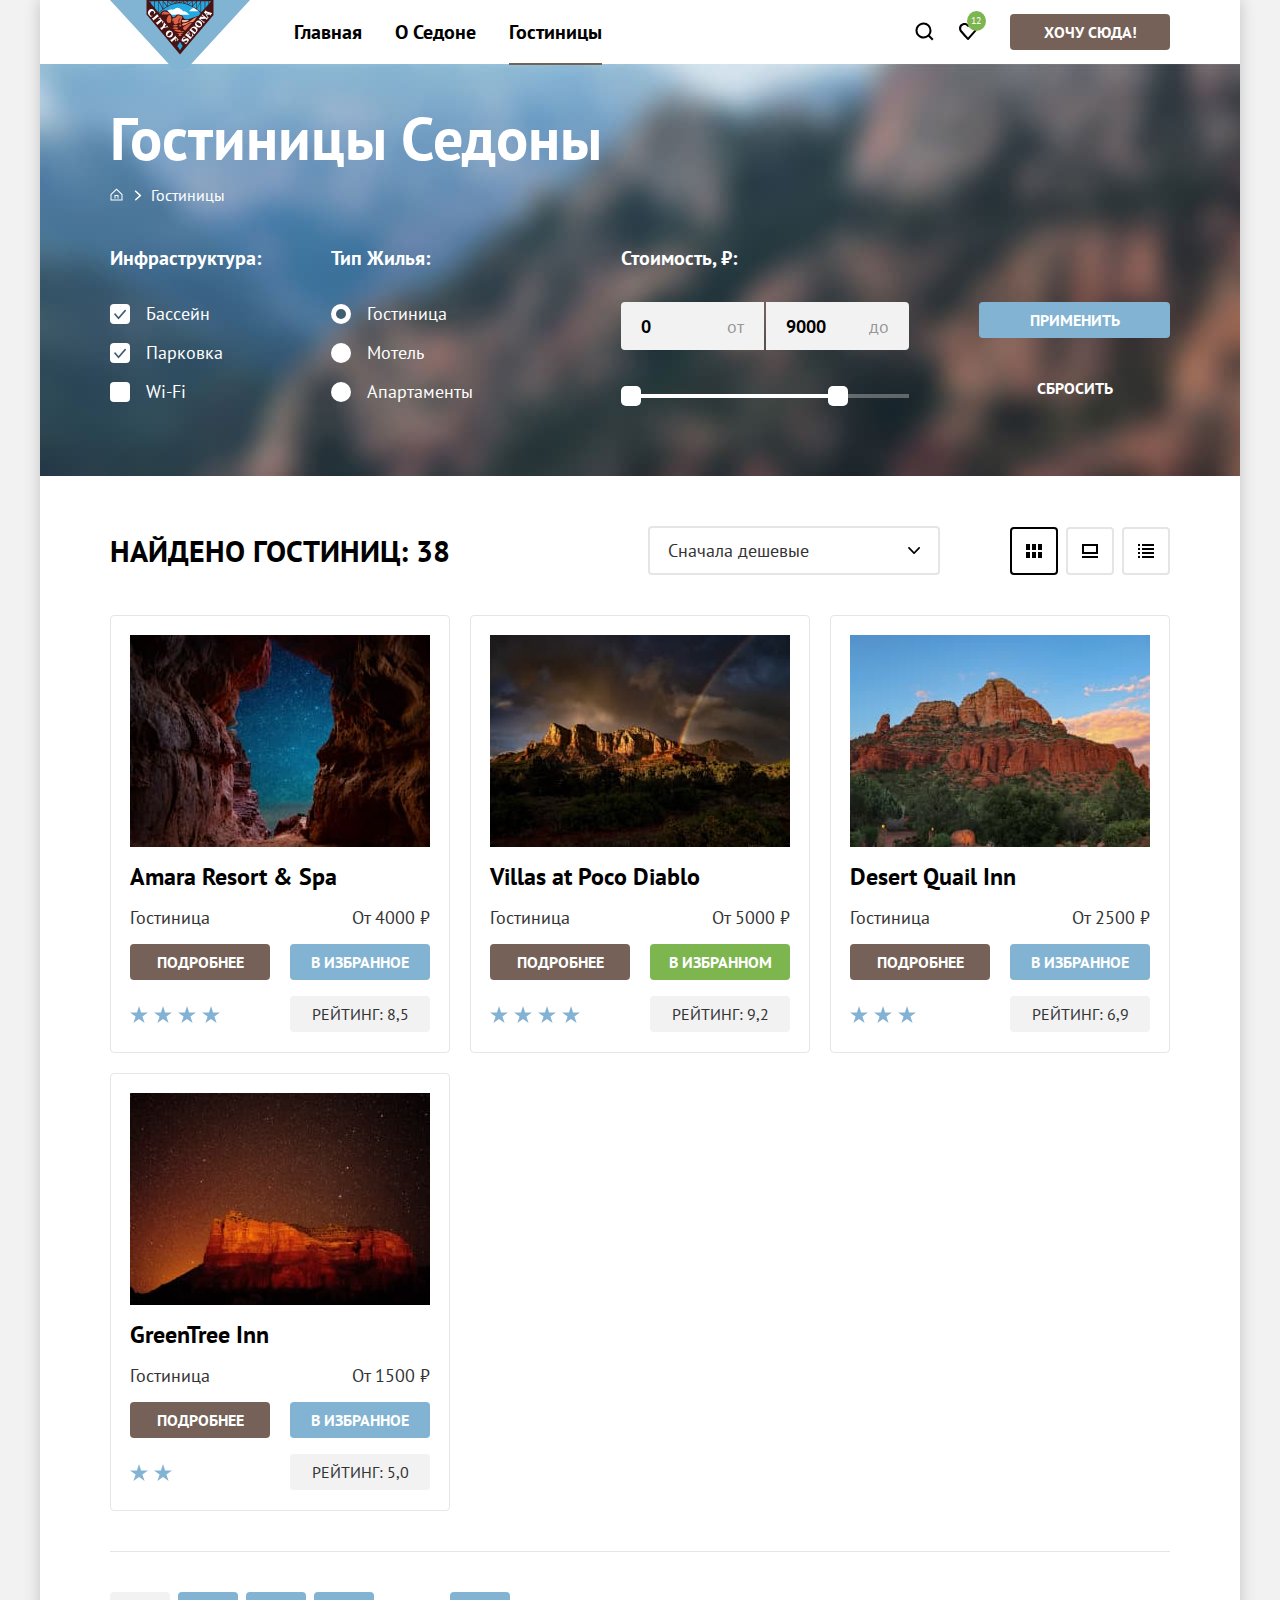
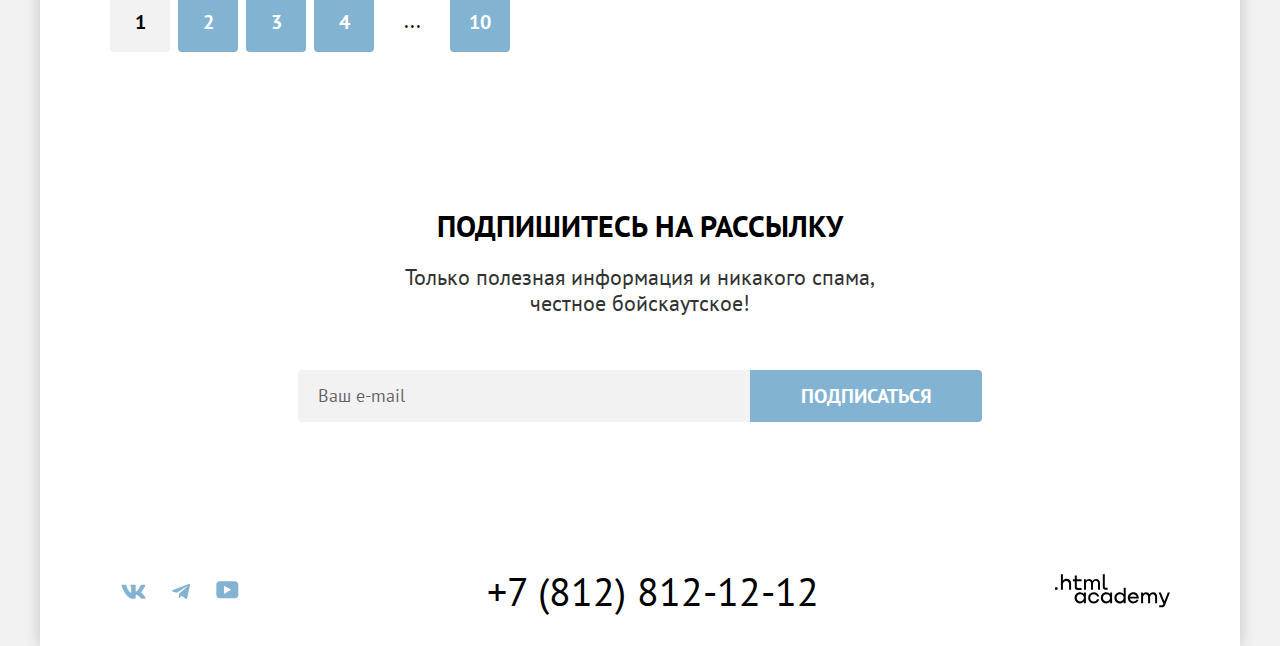
<file: 1072205-sedona-2-master/catalog.html>
<!DOCTYPE html>
<html lang="ru">
  <head>
    <meta charset="utf-8">
    <link rel="stylesheet" href="styles/styles.css">
    <link rel="icon" href="favicon.ico">
    <link rel="icon" type="image/png" href="images/favicon.png">
    <title>Седона</title>
  </head>
  <body>
    <div class="page-container">
      <header class="page-header" data-test="header">
        <div class="page-header-wrapper">
          <nav class="navigation">
            <a class="navigation-logo" href="index.html">
              <img class="navigation-logo-image" src="images/logo-sedona.svg" width="140" height="70" alt="Логотип сайта о городе Седона">
            </a>
            <ul class="navigation-list">
              <li class="navigation-item">
                <a class="navigation-link" href="index.html">Главная</a>
              </li>
              <li class="navigation-item">
                <a class="navigation-link" href="#">О Седоне</a>
              </li>
              <li class="navigation-item">
                <a class="navigation-link" aria-current="page" title="Вы находитесь на этой странице">Гостиницы</a>
              </li>
            </ul>
            <ul class="navigation-user">
              <li class="navigation-user-item">
                <a class="navigation-user-link navigation-user-link-search" href="#">
                  <svg width="20" height="20" viewBox="0 0 20 20" fill="currentColor" xmlns="http://www.w3.org/2000/svg">
                    <path d="m19.5 18-3.7-3.67c1-1.3 1.7-2.98 1.7-4.87a8 8 0 0 0-8-7.96c-4.4 0-8 3.68-8 8.06a8 8 0 0 0 12.9 6.26l3.7 3.68 1.4-1.5Zm-10-2.48a6 6 0 0 1-6-5.96 6 6 0 0 1 12 0 6 6 0 0 1-6 5.96Z"/>
                  </svg>
                  <span class="visually-hidden">Поиск</span>
                </a>
              </li>
              <li class="navigation-user-item">
                <a class="navigation-user-link navigation-user-link-favourites" href="#">
                  <svg width="20" height="20" viewBox="0 0 20 20" fill="currentColor" xmlns="http://www.w3.org/2000/svg">
                    <path d="M9.9 19c-.3 0-.6-.1-.8-.4-5.4-6.1-6.7-7.5-7-7.9C1.4 9.8 1 8.6 1 7.4 1 4.4 3.4 2 6.5 2 7.8 2 9 2.5 10 3.3c1-.8 2.3-1.3 3.5-1.3 3 0 5.5 2.4 5.5 5.4 0 1.3-.5 2.5-1.3 3.4l-7 7.9c-.2.2-.4.3-.8.3Zm-6-9.5c.3.4 3.5 4 6.1 6.9l6.2-7c.5-.5.7-1.2.7-2 0-1.8-1.5-3.3-3.3-3.3-1 0-2 .5-2.7 1.3-.3.3-.6.4-.9.4-.3 0-.6-.2-.8-.4-.7-.8-1.7-1.3-2.7-1.3-1.8 0-3.3 1.5-3.3 3.3-.1.9.3 1.6.7 2.1-.1 0-.1 0 0 0Z"/>
                  </svg>
                  <span class="visually-hidden">Избраннное</span>
                  <span class="navigation-user-link-favourites-number">12</span>
                </a>
              </li>
              <li class="navigation-user-item">
                <a class="navigation-user-link button button-small button-dark" href="#">Хочу сюда!</a>
              </li>
            </ul>
          </nav>
        </div>
      </header>
      <main class="main-inner" data-test="main">
        <section class="filters">
          <h1 class="main-inner-title">Гостиницы Седоны</h1>
          <ol class="breadcrumbs">
            <li class="breadcrumbs-item">
              <a class="breadcrumbs-link breadcrumbs-link-to-main" href="index.html">
                <svg width="13" height="13" viewBox="0 0 13 13" fill="currentColor" xmlns="http://www.w3.org/2000/svg">
                  <path d="m6.5.5-6 5.8v6.2h12V6.3L6.5.5Zm5 11h-10V6.7l5-4.8 5 4.8v4.8Z"/>
                  <path d="M4.5 10.5h1V8h2v2.5h1V7h-4v3.5Z"/>
                </svg>
                <span class="visually-hidden">На главную</span>
              </a>
            </li>
            <li class="breadcrumbs-item">
              <a class="breadcrumbs-link" aria-current="page" title="Вы находитесь на этой странице">Гостиницы</a>
            </li>
          </ol>
          <form class="filters-form" action="https://echo.htmlacademy.ru/courses" method="get" data-test="filter">
            <fieldset class="filters-form-group filters-form-group-checkbox">
              <legend class="filters-form-title">Инфраструктура:</legend>
              <ul class="filters-form-list">
                <li class="filters-form-item">
                  <label>
                    <input class="visually-hidden filters-form-checkbox" type="checkbox" name="pool" checked>
                    <span class="filters-form-label">Бассейн</span>
                  </label>
                </li>
                <li class="filters-form-item">
                  <label>
                    <input class="visually-hidden filters-form-checkbox" type="checkbox" name="parking" checked>
                    <span class="filters-form-label">Парковка</span>
                  </label>
                </li>
                <li class="filters-form-item">
                  <label>
                    <input class="visually-hidden filters-form-checkbox" type="checkbox" name="wifi">
                    <span class="filters-form-label">Wi-Fi</span>
                  </label>
                </li>
              </ul>
            </fieldset>
            <fieldset class="filters-form-group filters-form-group-radio">
              <legend class="filters-form-title">Тип Жилья:</legend>
              <ul class="filters-form-list">
                <li class="filters-form-item">
                  <label>
                    <input class="visually-hidden filters-form-radio" type="radio" name="house-type" value="hotel" checked>
                    <span class="filters-form-label">Гостиница</span>
                  </label>
                </li>
                <li class="filters-form-item">
                  <label>
                    <input class="visually-hidden filters-form-radio" type="radio" name="house-type" value="motel">
                    <span class="filters-form-label">Мотель</span>
                  </label>
                </li>
                <li class="filters-form-item">
                  <label>
                    <input class="visually-hidden filters-form-radio" type="radio" name="house-type" value="apartment">
                    <span class="filters-form-label">Апартаменты</span>
                  </label>
                </li>
              </ul>
            </fieldset>
            <fieldset class="filters-form-group filters-form-group-cost">
              <legend class="filters-form-title">Стоимость, ₽:</legend>
              <label class="filters-form-label">
                <span class="filters-form-label-text">от</span>
                <input class="filters-form-min-cost form-input" type="number" name="min-cost" value="0">
              </label>
              <label class="filters-form-label">
                <span class="filters-form-label-text">до</span>
                <input class="filters-form-max-cost form-input" type="number" name="max-cost" value="9000">
              </label>
              <div class="filters-form-range">
                <div class="filters-form-range-scale">
                  <div class="filters-form-range-bar" style="left: 0; width: 207px">
                    <button class="filters-form-range-toggle toggle-min" type="button">
                      <span class="visually-hidden">Изменить минимальную цену</span>
                    </button>
                    <button class="filters-form-range-toggle toggle-max" type="button">
                      <span class="visually-hidden">Изменить максимальную цену</span>
                    </button>
                  </div>
                </div>
              </div>
            </fieldset>
            <div class="filters-form-group-buttons">
              <button class="form-button-submit button button-small button-light" type="submit">Применить</button>
              <button class="form-button-reset button button-small" type="reset">Сбросить</button>
            </div>
          </form>
        </section>
        <section class="catalog" data-test="catalog">
          <header class="catalog-header">
            <h2 class="catalog-title section-title">Найдено гостиниц:
              <span class="hotels-number">38</span>
            </h2>
            <select class="catalog-sort" aria-label="Сортировка">
              <option class="catalog-sort-cheap">Сначала дешевые</option>
              <option class="catalog-sort-expensive">Сначала дорогие</option>
            </select>
            <ul class="catalog-view-list">
              <li class="catalog-view-item">
                <a class="catalog-view-button catalog-view-button-active" href="catalog.html?view=tile">
                  <span class="visually-hidden">Плитка</span>
                </a>
              </li>
              <li class="catalog-view-item">
                <a class="catalog-view-button" href="catalog.html?view=card">
                  <span class="visually-hidden">По одной</span>
                </a>
              </li>
              <li class="catalog-view-item">
                <a class="catalog-view-button" href="catalog.html?view=list">
                  <span class="visually-hidden">Список</span>
                </a>
              </li>
            </ul>
          </header>
          <ul class="catalog-list">
            <li class="catalog-item card">
              <h3 class="card-title">Amara Resort & Spa</h3>
              <img class="card-image" src="images/catalog/hotel-1.jpg" width="300" height="212" alt="Звездное небо на фоне скал">
              <p class="card-type">Гостиница</p>
              <p class="card-price">От
                <span class="card-price-number">4000</span> ₽
              </p>
              <a class="card-button-more button button-small button-dark" href="#">Подробнее</a>
              <button class="card-button-like button button-small button-light" type="button">В избранное</button>
              <div class="card-stars">
                <ul class="card-stars-list">
                  <li class="card-stars-item"></li>
                  <li class="card-stars-item"></li>
                  <li class="card-stars-item"></li>
                  <li class="card-stars-item"></li>
                  <li class="visually-hidden card-stars-item"></li>
                </ul>
                <span class="visually-hidden card-stars-label">
                  <span class="card-stars-count">4</span> звезды
                </span>
              </div>
              <p class="card-raiting">Рейтинг:
                <span class="card-raiting-number">8,5</span>
              </p>
            </li>
            <li class="catalog-item card">
              <h3 class="card-title">Villas at Poco Diablo</h3>
              <img class="card-image" src="images/catalog/hotel-2.jpg" width="300" height="212" alt="Радуга на фоне скал">
              <p class="card-type">Гостиница</p>
              <p class="card-price">От
                <span class="card-price-number">5000</span> ₽
              </p>
              <a class="card-button-more button button-small button-dark" href="#">Подробнее</a>
              <button class="card-button-like button button-small button-favourite" type="button">В избранном</button>
              <div class="card-stars">
                <ul class="card-stars-list">
                  <li class="card-stars-item"></li>
                  <li class="card-stars-item"></li>
                  <li class="card-stars-item"></li>
                  <li class="card-stars-item"></li>
                  <li class="visually-hidden card-stars-item"></li>
                </ul>
                <span class="visually-hidden card-stars-label">
                  <span class="card-stars-count">4</span> звезды
                </span>
              </div>
              <p class="card-raiting">Рейтинг:
                <span class="card-raiting-number">9,2</span>
              </p>
            </li>
            <li class="catalog-item card">
              <h3 class="card-title">Desert Quail Inn</h3>
              <img class="card-image" src="images/catalog/hotel-3.jpg" width="300" height="212" alt="Скала в поле на фоне неба">
              <p class="card-type">Гостиница</p>
              <p class="card-price">От
                <span class="card-price-number">2500</span> ₽
              </p>
              <a class="card-button-more button button-small button-dark" href="#">Подробнее</a>
              <button class="card-button-like button button-small button-light" type="button">В избранное</button>
              <div class="card-stars">
                <ul class="card-stars-list">
                  <li class="card-stars-item"></li>
                  <li class="card-stars-item"></li>
                  <li class="card-stars-item"></li>
                  <li class="visually-hidden card-stars-item"></li>
                  <li class="visually-hidden card-stars-item"></li>
                </ul>
                <span class="visually-hidden card-stars-label">
                  <span class="card-stars-count">3</span> звезды
                </span>
              </div>
              <p class="card-raiting">Рейтинг:
                <span class="card-raiting-number">6,9</span>
              </p>
            </li>
            <li class="catalog-item card">
              <h3 class="card-title">GreenTree Inn</h3>
              <img class="card-image" src="images/catalog/hotel-4.jpg" width="300" height="212" alt="Скала на фоне звездного неба">
              <p class="card-type">Гостиница</p>
              <p class="card-price">От
                <span class="card-price-number">1500</span> ₽
              </p>
              <a class="card-button-more button button-small button-dark" href="#">Подробнее</a>
              <button class="card-button-like button button-small button-light" type="button">В избранное</button>
              <div class="card-stars">
                <ul class="card-stars-list">
                  <li class="card-stars-item"></li>
                  <li class="card-stars-item"></li>
                  <li class="visually-hidden card-stars-item"></li>
                  <li class="visually-hidden card-stars-item"></li>
                  <li class="visually-hidden card-stars-item"></li>
                </ul>
                <span class="visually-hidden card-stars-label">
                  <span class="card-stars-count">2</span> звезды
                </span>
              </div>
              <p class="card-raiting">Рейтинг:
                <span class="card-raiting-number">5,0</span>
              </p>
            </li>
          </ul>
          <ol class="pagination">
            <li class="pagination-item">
              <a class="pagination-link pagination-link-current">1</a>
            </li>
            <li class="pagination-item">
              <a class="pagination-link" href="#">2</a>
            </li>
            <li class="pagination-item">
              <a class="pagination-link" href="#">3</a>
            </li>
            <li class="pagination-item">
              <a class="pagination-link" href="#">4</a>
            </li>
            <li class="pagination-item">
              <p>...</p>
            </li>
            <li class="pagination-item">
              <a class="pagination-link" href="#">10</a>
            </li>
          </ol>
        </section>
        <section class="subscribe" data-test="subscribe">
          <div class="subscribe-intro section-intro">
            <h2 class="subscribe-title section-title">Подпишитесь на рассылку</h2>
            <p class="subscribe-text section-text">Только полезная информация и никакого спама, честное бойскаутское!</p>
          </div>
          <form class="subscribe-form" action="https://echo.htmlacademy.ru/courses" method="post">
            <label class="visually-hidden" for="subscribe-form-email">Введите ваш e-mail</label>
            <input class="subscribe-form-input form-input" id="subscribe-form-email" type="email" name="email" placeholder="Ваш e-mail" required>
            <button class="subscribe-button button button-light button-big" type="submit">Подписаться</button>
          </form>
        </section>
      </main>
      <footer class="page-footer" data-test="footer">
        <div class="page-footer-wrapper">
          <ul class="social-list">
            <li class="social-item">
              <a class="social-link social-link-vk" href="https://vk.com/htmlacademy" target="_blank" rel="noreferrer noopener">
                <svg class="social-icon" width="25" height="15" viewBox="0 0 25 15" fill="currentColor" xmlns="http://www.w3.org/2000/svg">
                  <path fill-rule="evenodd" d="M24.12 1.8c.16-.54 0-.94-.8-.94H20.7c-.67 0-.98.34-1.15.73 0 0-1.33 3.2-3.22 5.27-.61.6-.9.8-1.23.8-.16 0-.41-.2-.41-.75v-5.1c0-.66-.19-.95-.74-.95H9.82c-.42 0-.67.3-.67.59 0 .62.95.76 1.04 2.51v3.8c0 .83-.15.98-.48.98-.9 0-3.06-3.2-4.34-6.88-.25-.72-.5-1-1.18-1H1.57c-.75 0-.9.34-.9.73 0 .68.89 4.07 4.14 8.55 2.17 3.06 5.23 4.72 8 4.72 1.68 0 1.88-.37 1.88-1v-2.32c0-.74.16-.88.7-.88.38 0 1.05.19 2.6 1.66 1.79 1.75 2.08 2.54 3.08 2.54h2.63c.75 0 1.12-.37.9-1.1-.23-.72-1.08-1.77-2.2-3.02-.62-.71-1.54-1.48-1.82-1.86-.39-.5-.28-.71 0-1.15 0 0 3.2-4.42 3.54-5.93Z" clip-rule="evenodd"/>
                </svg>
                <span class="visually-hidden">ВКонтакте</span>
              </a>
            </li>
            <li class="social-item">
              <a class="social-link social-link-telegram" href="https://t.me/htmlacademy" target="_blank" rel="noreferrer noopener">
                <svg class="social-icon" width="18" height="16" viewBox="0 0 18 16" fill="currentColor" xmlns="http://www.w3.org/2000/svg">
                  <path d="M16.79.96.84 7.1c-1.09.44-1.08 1.05-.2 1.32l4.1 1.28 9.47-5.98c.44-.27.85-.13.52.17l-7.68 6.93-.28 4.22c.41 0 .6-.2.83-.41l1.99-1.94 4.13 3.06c.77.42 1.31.2 1.5-.71l2.72-12.8c.28-1.1-.43-1.61-1.16-1.28Z"/>
                </svg>
                <span class="visually-hidden">Телеграм</span>
              </a>
            </li>
            <li class="social-item">
              <a class="social-link social-link-youtube" href="https://www.youtube.com/user/htmlacademyru" target="_blank" rel="noreferrer noopener">
                <svg class="social-icon" width="23" height="18" viewBox="0 0 23 18" fill="currentColor" xmlns="http://www.w3.org/2000/svg">
                  <path d="M18.94.36H3.51C1.65.36.33 1.95.33 3.76v10.09c0 1.91 1.32 3.5 3.18 3.5h15.65c1.64 0 3.17-1.59 3.17-3.4V3.76c-.22-1.8-1.53-3.4-3.39-3.4ZM7.99 12.89V4.82l7.34 4.04-7.34 4.03Z"/>
                </svg>
                <span class="visually-hidden">YouTube</span>
              </a>
            </li>
          </ul>
          <address class="footer-contacts">
            <a class="contact-link" href="tel:+78128121212">+7 (812) 812-12-12</a>
          </address>
          <a class="developer-link" href="https://htmlacademy.ru/intensive/htmlcss">
            <svg class="developer-image" width="115" height="34" viewBox="0 0 115 34" fill="currentColor" role="img" aria-label="Логотип разработчика сайта HTML Academy" xmlns="http://www.w3.org/2000/svg">
              <path d="M0 13.26v2.6h2.5v-2.6H0ZM11.6 4.86c-1.6 0-2.8.7-3.6 1.7h-.1V.36h-2v15.5h2v-5.3c0-2.1 1.3-3.6 3.3-3.6 1.8 0 2.9 1.4 2.9 3.2v5.7h2v-6.1c.1-3-1.8-4.9-4.5-4.9ZM26.6 5.16h-4.8v-3.7h-2v3.8h-1.9v2h1.9v6c0 1.7 1 2.7 2.7 2.7h4.1v-2h-3.7c-.7 0-1.1-.4-1.1-1.1v-5.7h4.8v-2ZM41.1 4.96c-1.6 0-2.9.8-3.5 2.1h-.1c-.6-1.2-1.8-2.1-3.4-2.1-1.4 0-2.5.8-3.1 1.8h-.1v-1.6H29v10.6h2v-5.4c0-2 1-3.5 2.6-3.5 1.5 0 2.4 1 2.4 2.6v6.3h2v-5.6c0-2.4 1.4-3.3 2.6-3.3 1.5 0 2.4 1 2.4 2.6v6.3h2v-6.5c.1-2.5-1.4-4.3-3.9-4.3ZM47.8 13.06c0 1.7 1 2.7 2.8 2.7h2v-2h-1.7c-.7 0-1.1-.4-1.1-1.1V.36h-2v12.7ZM28.9 20.06c-.9-1.1-2.2-1.8-3.9-1.8-3.1 0-5.4 2.3-5.4 5.6s2.3 5.6 5.4 5.6c1.8 0 3-.8 3.8-1.9h.1v1.6h2v-10.6h-2v1.5Zm-3.6 7.4c-2.2 0-3.6-1.6-3.6-3.6s1.4-3.6 3.6-3.6 3.6 1.6 3.6 3.6c0 1.9-1.4 3.6-3.6 3.6ZM44.2 22.36c-.5-2.4-2.6-4.1-5.4-4.1a5.4 5.4 0 0 0-5.6 5.6c0 3.1 2.2 5.6 5.6 5.6 2.8 0 4.9-1.8 5.4-4.2h-2.1a3.4 3.4 0 0 1-3.3 2.3c-2.2 0-3.6-1.6-3.6-3.6s1.4-3.6 3.6-3.6c1.6 0 2.8 1 3.3 2.2h2.1v-.2ZM55.1 20.06c-.9-1.1-2.2-1.8-3.9-1.8-3.1 0-5.4 2.3-5.4 5.6s2.3 5.6 5.4 5.6c1.8 0 3-.8 3.8-1.9h.1v1.6h2v-10.6h-2v1.5Zm-3.6 7.4c-2.2 0-3.6-1.6-3.6-3.6s1.4-3.6 3.6-3.6 3.6 1.6 3.6 3.6c0 1.9-1.5 3.6-3.6 3.6ZM68.7 20.16c-.9-1.1-2.2-1.9-3.9-1.9-3.1 0-5.4 2.3-5.4 5.6s2.2 5.6 5.4 5.6c1.7 0 3-.8 3.8-1.8h.1v1.5h2v-15.4h-2v6.4Zm-3.6 7.3c-2.2 0-3.6-1.6-3.6-3.6s1.4-3.6 3.6-3.6 3.6 1.6 3.6 3.6c-.1 2-1.5 3.6-3.6 3.6ZM78.3 18.26c-3.3 0-5.5 2.5-5.5 5.6 0 3 2.1 5.6 5.5 5.6 2.5 0 4.5-1.3 5.2-3.6h-2.1c-.5 1-1.6 1.6-3 1.6-1.9 0-3.3-1.3-3.4-2.9h8.8c.2-3.6-2-6.3-5.5-6.3Zm0 1.9c1.7 0 3 1 3.3 2.6h-6.5c.3-1.5 1.5-2.6 3.2-2.6ZM98.2 18.26c-1.6 0-2.9.8-3.6 2h-.1c-.6-1.2-1.8-2-3.4-2-1.4 0-2.5.7-3.1 1.8v-1.5h-1.9v10.6h2v-5.4c0-2 1-3.4 2.6-3.5 1.5 0 2.4 1 2.4 2.6v6.3h2v-5.6c0-2.4 1.4-3.3 2.6-3.3 1.5 0 2.4 1 2.4 2.6v6.3h2v-6.5c.1-2.6-1.4-4.4-3.9-4.4ZM109.4 27.36l-3.6-8.9h-2.2l4.8 11.6c-.3.9-.7 1.2-1.7 1.2h-2.5v2h2.5c1.8 0 2.8-.8 3.5-2.6l4.7-12.2h-2.1l-3.4 8.9Z"/>
            </svg>
          </a>
        </div>
      </footer>
    </div>
  </body>
</html>
</file>
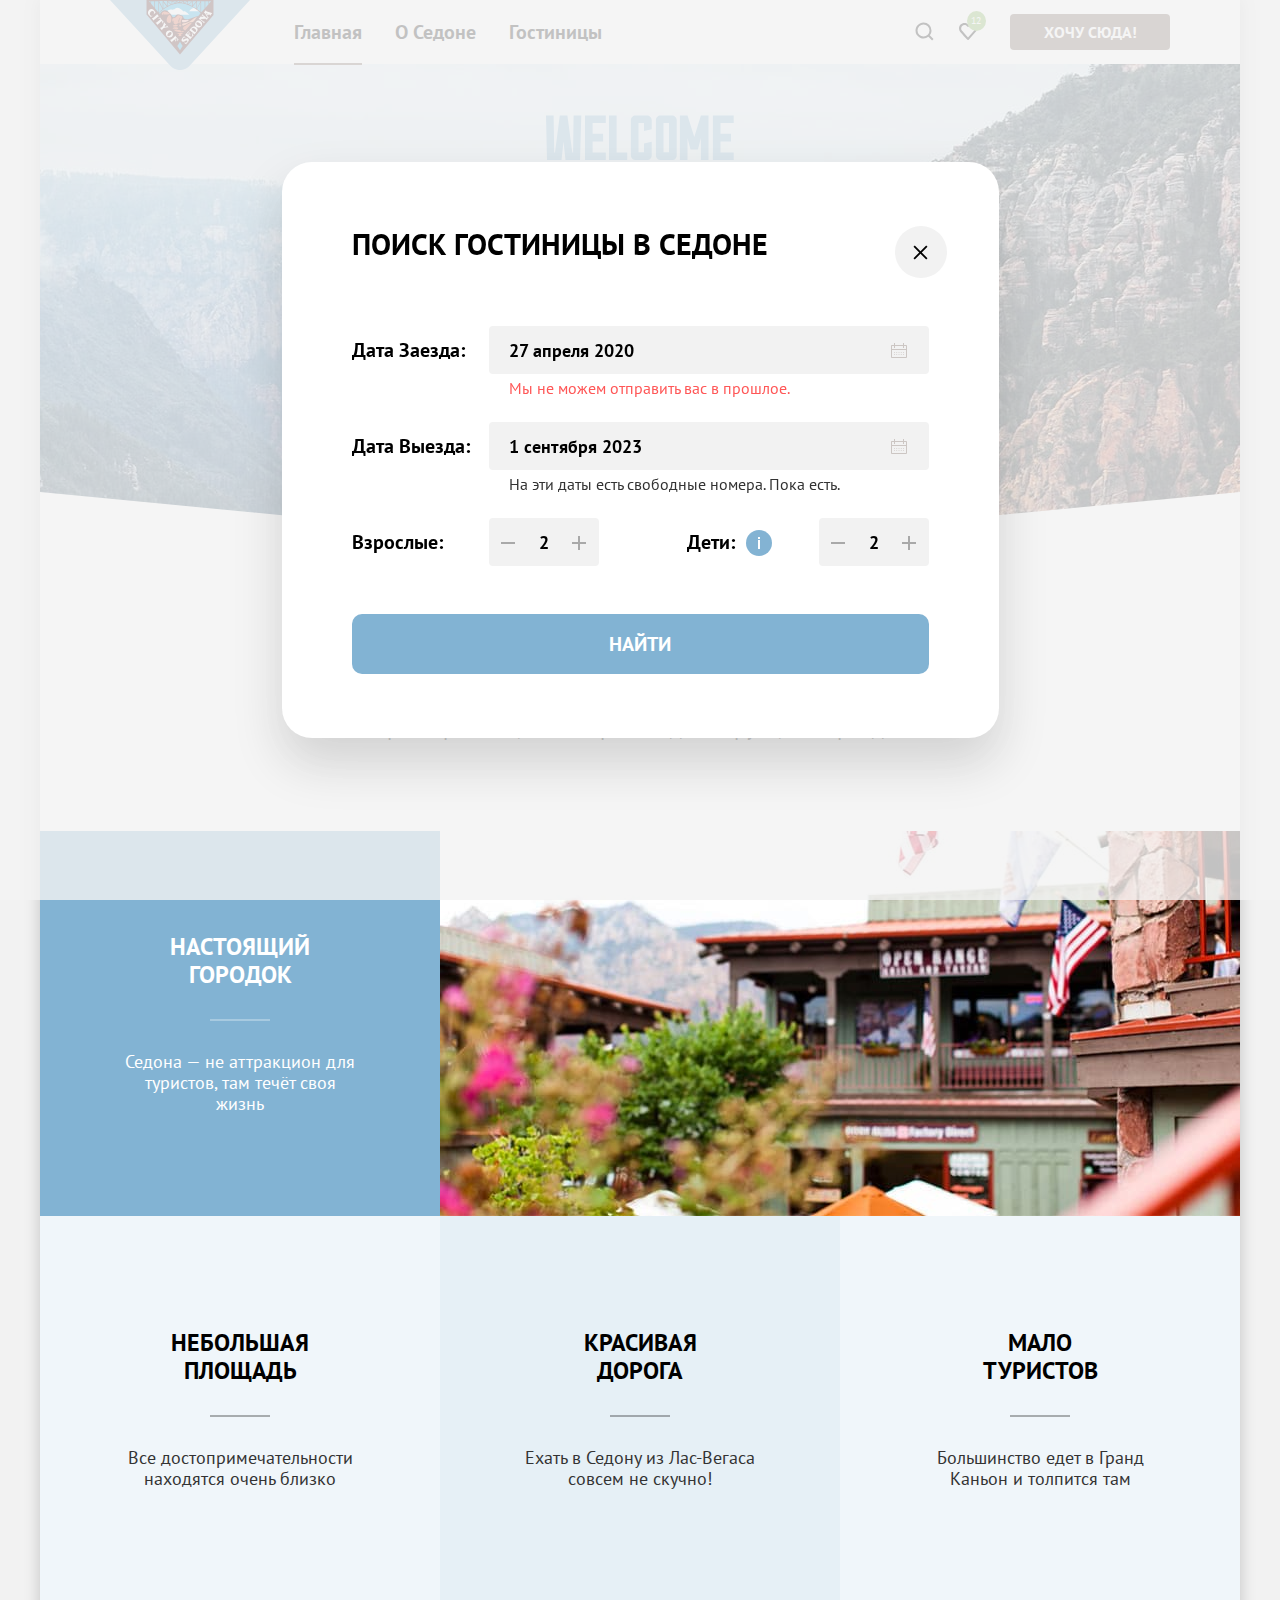
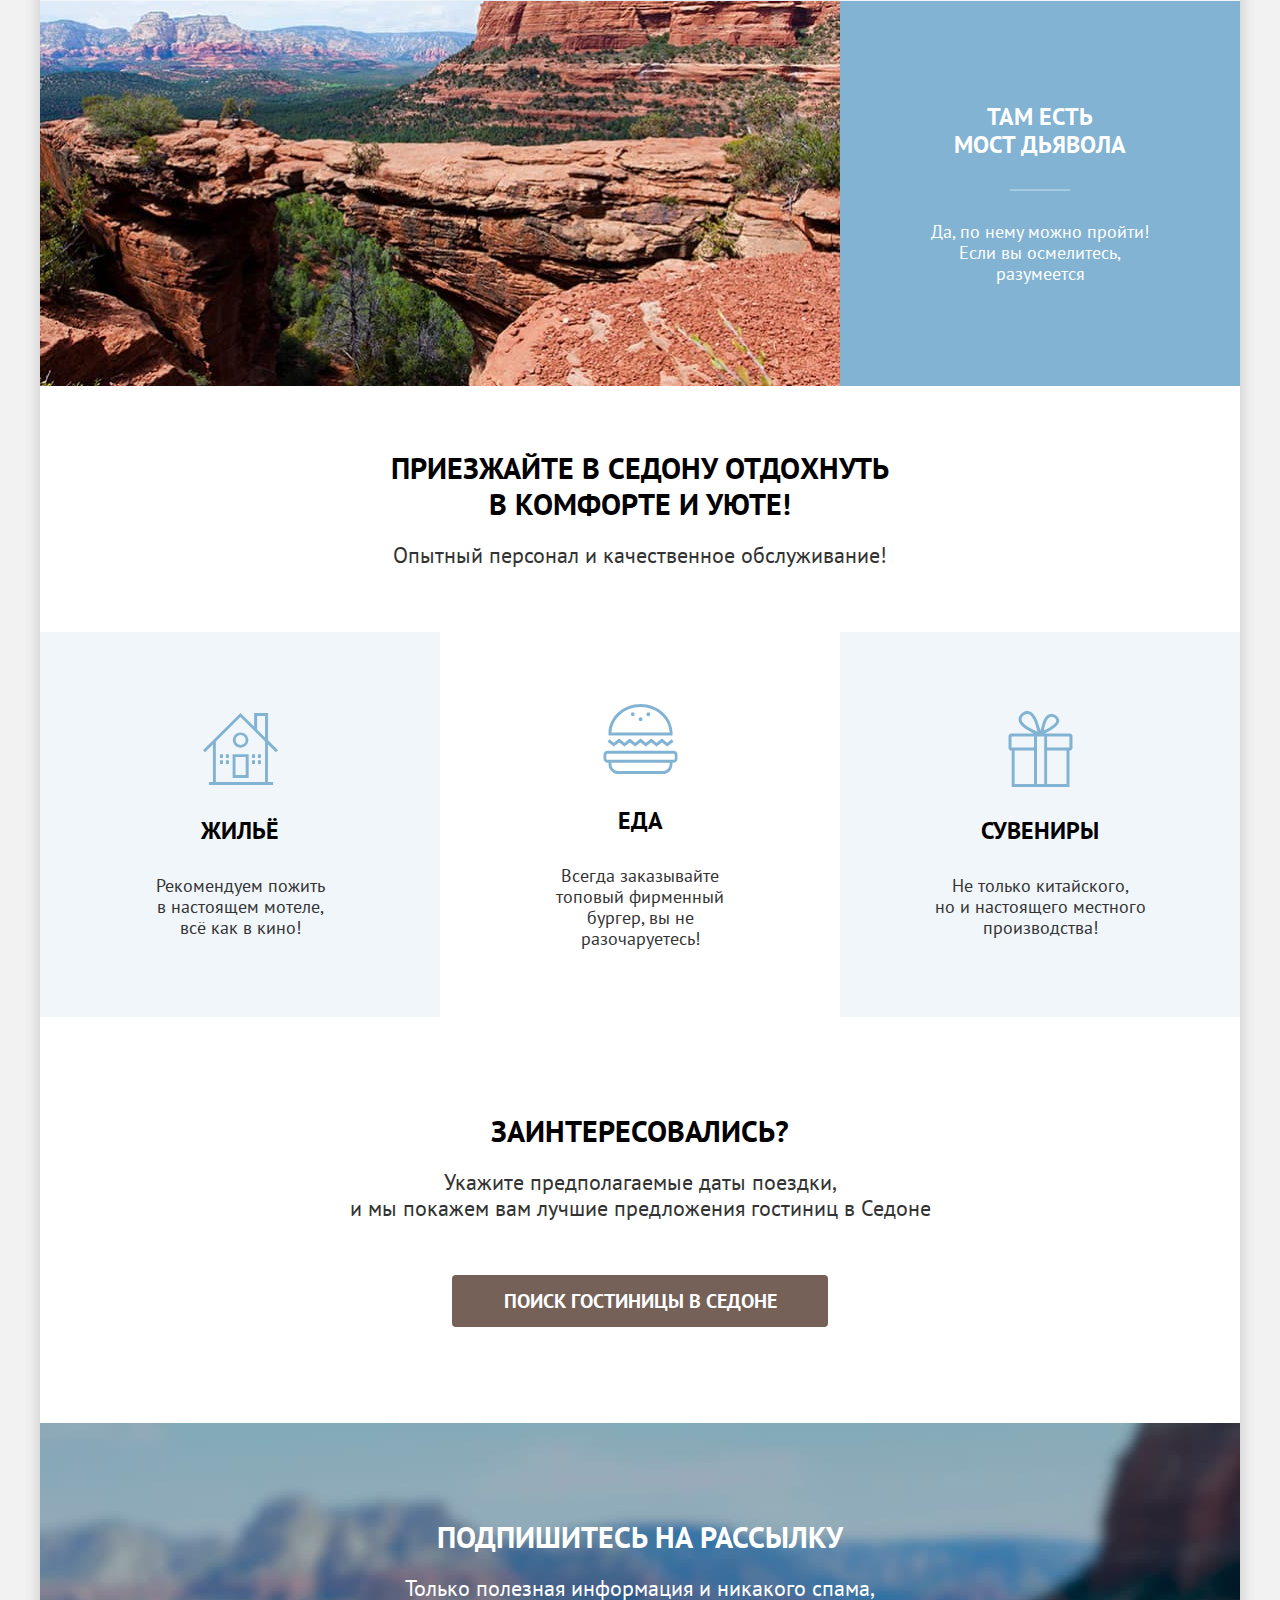
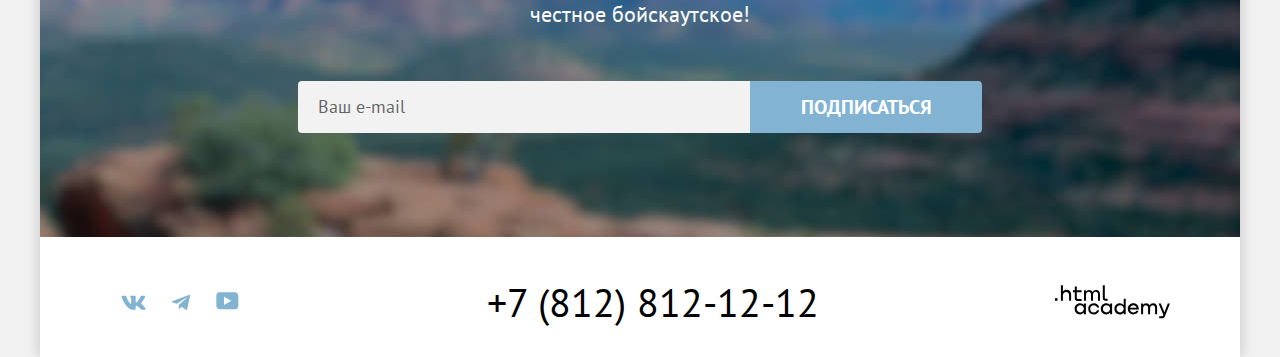
<file: 1072205-sedona-2-master/modal.html>
<!DOCTYPE html>
<html lang="ru">
  <head>
    <meta charset="utf-8">
    <link rel="stylesheet" href="styles/styles.css">
    <link rel="icon" href="favicon.ico">
    <link rel="icon" type="image/png" href="images/favicon.png">
    <title>Седона</title>
  </head>
  <body>
    <div class="page-container">
      <header class="page-header" data-test="header">
        <div class="page-header-wrapper">
          <nav class="navigation">
            <a class="navigation-logo">
              <img class="navigation-logo-image" src="images/logo-sedona.svg" width="140" height="70" alt="Логотип сайта о городе Седона">
            </a>
            <ul class="navigation-list">
              <li class="navigation-item">
                <a class="navigation-link" aria-current="page" title="Вы находитесь на этой странице">Главная</a>
              </li>
              <li class="navigation-item">
                <a class="navigation-link" href="#">О Седоне</a>
              </li>
              <li class="navigation-item">
                <a class="navigation-link" href="catalog.html">Гостиницы</a>
              </li>
            </ul>
            <ul class="navigation-user">
              <li class="navigation-user-item">
                <a class="navigation-user-link navigation-user-link-search" href="#">
                  <svg width="20" height="20" viewBox="0 0 20 20" fill="currentColor" xmlns="http://www.w3.org/2000/svg">
                    <path d="m19.5 18-3.7-3.67c1-1.3 1.7-2.98 1.7-4.87a8 8 0 0 0-8-7.96c-4.4 0-8 3.68-8 8.06a8 8 0 0 0 12.9 6.26l3.7 3.68 1.4-1.5Zm-10-2.48a6 6 0 0 1-6-5.96 6 6 0 0 1 12 0 6 6 0 0 1-6 5.96Z"/>
                  </svg>
                  <span class="visually-hidden">Поиск</span>
                </a>
              </li>
              <li class="navigation-user-item">
                <a class="navigation-user-link navigation-user-link-favourites" href="#">
                  <svg width="20" height="20" viewBox="0 0 20 20" fill="currentColor" xmlns="http://www.w3.org/2000/svg">
                    <path d="M9.9 19c-.3 0-.6-.1-.8-.4-5.4-6.1-6.7-7.5-7-7.9C1.4 9.8 1 8.6 1 7.4 1 4.4 3.4 2 6.5 2 7.8 2 9 2.5 10 3.3c1-.8 2.3-1.3 3.5-1.3 3 0 5.5 2.4 5.5 5.4 0 1.3-.5 2.5-1.3 3.4l-7 7.9c-.2.2-.4.3-.8.3Zm-6-9.5c.3.4 3.5 4 6.1 6.9l6.2-7c.5-.5.7-1.2.7-2 0-1.8-1.5-3.3-3.3-3.3-1 0-2 .5-2.7 1.3-.3.3-.6.4-.9.4-.3 0-.6-.2-.8-.4-.7-.8-1.7-1.3-2.7-1.3-1.8 0-3.3 1.5-3.3 3.3-.1.9.3 1.6.7 2.1-.1 0-.1 0 0 0Z"/>
                  </svg>
                  <span class="visually-hidden">Избраннное</span>
                  <span class="navigation-user-link-favourites-number">12</span>
                </a>
              </li>
              <li class="navigation-user-item">
                <a class="navigation-user-link button button-small button-dark" href="#">Хочу сюда!</a>
              </li>
            </ul>
          </nav>
        </div>
      </header>
      <main class="main-index" data-test="main">
        <section class="hero" data-test="hero">
          <h1 class="visually-hidden">Добро пожаловать в Седону</h1>
          <img class="hero-image" src="images/hero-text.svg" width="458" height="352" alt="Welcome to the gorgeous Sedona! 'Because the Grand Canyon sucks!'">
        </section>
        <section class="advantages" data-test="advantages">
          <div class="advantages-intro section-intro">
            <h2 class="advantages-title section-title">Седона — небольшой городок в Аризоне, заслуживающий большего!</h2>
            <p class="advantages-text section-text">Рассмотрим причины, по которым Седона круче, чем Гранд-Каньон!</p>
          </div>
          <ul class="advantages-list">
            <li class="advantages-item advantages-item-with-image">
              <div class="advantages-card">
                <h3>Настоящий городок</h3>
                <p>Седона — не аттракцион для туристов, там течёт своя жизнь</p>
              </div>
              <img class="advantages-item-image" src="images/advantage-1.jpg" width="800" height="385" alt="Улица города Седона">
            </li>
            <li class="advantages-item advantages-item-lighter">
              <div class="advantages-card">
                <h3>Небольшая площадь</h3>
                <p>Все достопримечательности находятся очень близко</p>
              </div>
            </li>
            <li class="advantages-item advantages-item-darker">
              <div class="advantages-card">
                <h3>Красивая дорога</h3>
                <p>Ехать в Седону из Лас-Вегаса совсем не скучно!</p>
              </div>
            </li>
            <li class="advantages-item advantages-item-lighter">
              <div class="advantages-card">
                <h3>Мало туристов</h3>
                <p>Большинство едет в Гранд Каньон и толпится там</p>
              </div>
            </li>
            <li class="advantages-item advantages-item-with-image advantages-item-with-image-first">
              <div class="advantages-card">
                <h3>Там есть мост дьявола</h3>
                <p>Да, по нему можно пройти! Если вы осмелитесь, разумеется</p>
              </div>
              <img class="advantages-item-image" src="images/advantage-2.jpg" width="800" height="385" alt="Мост дьявола">
            </li>
          </ul>
        </section>
        <section class="services" data-test="service">
          <div class="services-intro section-intro">
            <h2 class="services-title section-title">Приезжайте в Седону отдохнуть в комфорте и уюте!</h2>
            <p class="services-text section-text">Опытный персонал и качественное обслуживание!</p>
          </div>
          <ul class="services-list">
            <li class="services-item">
              <h3>Жильё</h3>
              <p>Рекомендуем пожить<br>в настоящем мотеле,<br>всё как в кино!</p>
            </li>
            <li class="services-item">
              <h3>Еда</h3>
              <p>Всегда заказывайте<br>топовый фирменный бургер, вы не разочаруетесь!</p>
            </li>
            <li class="services-item">
              <h3>Сувениры</h3>
              <p>Не только китайского,<br>но и настоящего местного производства!</p>
            </li>
          </ul>
        </section>
        <section class="search" data-test="search">
          <div class="search-intro section-intro">
            <h2 class="visually-hidden">Поиск гостиницы в Седоне</h2>
            <p class="search-title section-title">Заинтересовались?</p>
            <p class="search-text section-text">Укажите предполагаемые даты поездки,<br>и мы покажем вам лучшие предложения гостиниц в Седоне</p>
          </div>
          <button class="search-button button button-big button-dark" type="button">Поиск гостиницы в Седоне</button>
        </section>
        <section class="subscribe subscribe-special" data-test="subscribe">
          <div class="subscribe-intro section-intro">
            <h2 class="subscribe-title section-title">Подпишитесь на рассылку</h2>
            <p class="subscribe-text section-text">Только полезная информация и никакого спама, честное бойскаутское!</p>
          </div>
          <form class="subscribe-form" action="https://echo.htmlacademy.ru/courses" method="post">
            <label class="visually-hidden" for="subscribe-form-email">Введите ваш e-mail</label>
            <input class="subscribe-form-input form-input" id="subscribe-form-email" type="email" name="email" placeholder="Ваш e-mail" required>
            <button class="subscribe-button button button-light button-big" type="submit">Подписаться</button>
          </form>
        </section>
      </main>
      <footer class="page-footer" data-test="footer">
        <div class="page-footer-wrapper">
          <ul class="social-list">
            <li class="social-item">
              <a class="social-link social-link-vk" href="https://vk.com/htmlacademy" target="_blank" rel="noreferrer noopener">
                <svg class="social-icon" width="25" height="15" viewBox="0 0 25 15" fill="currentColor" xmlns="http://www.w3.org/2000/svg">
                  <path fill-rule="evenodd" d="M24.12 1.8c.16-.54 0-.94-.8-.94H20.7c-.67 0-.98.34-1.15.73 0 0-1.33 3.2-3.22 5.27-.61.6-.9.8-1.23.8-.16 0-.41-.2-.41-.75v-5.1c0-.66-.19-.95-.74-.95H9.82c-.42 0-.67.3-.67.59 0 .62.95.76 1.04 2.51v3.8c0 .83-.15.98-.48.98-.9 0-3.06-3.2-4.34-6.88-.25-.72-.5-1-1.18-1H1.57c-.75 0-.9.34-.9.73 0 .68.89 4.07 4.14 8.55 2.17 3.06 5.23 4.72 8 4.72 1.68 0 1.88-.37 1.88-1v-2.32c0-.74.16-.88.7-.88.38 0 1.05.19 2.6 1.66 1.79 1.75 2.08 2.54 3.08 2.54h2.63c.75 0 1.12-.37.9-1.1-.23-.72-1.08-1.77-2.2-3.02-.62-.71-1.54-1.48-1.82-1.86-.39-.5-.28-.71 0-1.15 0 0 3.2-4.42 3.54-5.93Z" clip-rule="evenodd"/>
                </svg>
                <span class="visually-hidden">ВКонтакте</span>
              </a>
            </li>
            <li class="social-item">
              <a class="social-link social-link-telegram" href="https://t.me/htmlacademy" target="_blank" rel="noreferrer noopener">
                <svg class="social-icon" width="18" height="16" viewBox="0 0 18 16" fill="currentColor" xmlns="http://www.w3.org/2000/svg">
                  <path d="M16.79.96.84 7.1c-1.09.44-1.08 1.05-.2 1.32l4.1 1.28 9.47-5.98c.44-.27.85-.13.52.17l-7.68 6.93-.28 4.22c.41 0 .6-.2.83-.41l1.99-1.94 4.13 3.06c.77.42 1.31.2 1.5-.71l2.72-12.8c.28-1.1-.43-1.61-1.16-1.28Z"/>
                </svg>
                <span class="visually-hidden">Телеграм</span>
              </a>
            </li>
            <li class="social-item">
              <a class="social-link social-link-youtube" href="https://www.youtube.com/user/htmlacademyru" target="_blank" rel="noreferrer noopener">
                <svg class="social-icon" width="23" height="18" viewBox="0 0 23 18" fill="currentColor" xmlns="http://www.w3.org/2000/svg">
                  <path d="M18.94.36H3.51C1.65.36.33 1.95.33 3.76v10.09c0 1.91 1.32 3.5 3.18 3.5h15.65c1.64 0 3.17-1.59 3.17-3.4V3.76c-.22-1.8-1.53-3.4-3.39-3.4ZM7.99 12.89V4.82l7.34 4.04-7.34 4.03Z"/>
                </svg>
                <span class="visually-hidden">YouTube</span>
              </a>
            </li>
          </ul>
          <address class="footer-contacts">
            <a class="contact-link" href="tel:+78128121212">+7 (812) 812-12-12</a>
          </address>
          <a class="developer-link" href="https://htmlacademy.ru/intensive/htmlcss">
            <svg class="developer-image" width="115" height="34" viewBox="0 0 115 34" fill="currentColor" role="img" aria-label="Логотип разработчика сайта HTML Academy" xmlns="http://www.w3.org/2000/svg">
              <path d="M0 13.26v2.6h2.5v-2.6H0ZM11.6 4.86c-1.6 0-2.8.7-3.6 1.7h-.1V.36h-2v15.5h2v-5.3c0-2.1 1.3-3.6 3.3-3.6 1.8 0 2.9 1.4 2.9 3.2v5.7h2v-6.1c.1-3-1.8-4.9-4.5-4.9ZM26.6 5.16h-4.8v-3.7h-2v3.8h-1.9v2h1.9v6c0 1.7 1 2.7 2.7 2.7h4.1v-2h-3.7c-.7 0-1.1-.4-1.1-1.1v-5.7h4.8v-2ZM41.1 4.96c-1.6 0-2.9.8-3.5 2.1h-.1c-.6-1.2-1.8-2.1-3.4-2.1-1.4 0-2.5.8-3.1 1.8h-.1v-1.6H29v10.6h2v-5.4c0-2 1-3.5 2.6-3.5 1.5 0 2.4 1 2.4 2.6v6.3h2v-5.6c0-2.4 1.4-3.3 2.6-3.3 1.5 0 2.4 1 2.4 2.6v6.3h2v-6.5c.1-2.5-1.4-4.3-3.9-4.3ZM47.8 13.06c0 1.7 1 2.7 2.8 2.7h2v-2h-1.7c-.7 0-1.1-.4-1.1-1.1V.36h-2v12.7ZM28.9 20.06c-.9-1.1-2.2-1.8-3.9-1.8-3.1 0-5.4 2.3-5.4 5.6s2.3 5.6 5.4 5.6c1.8 0 3-.8 3.8-1.9h.1v1.6h2v-10.6h-2v1.5Zm-3.6 7.4c-2.2 0-3.6-1.6-3.6-3.6s1.4-3.6 3.6-3.6 3.6 1.6 3.6 3.6c0 1.9-1.4 3.6-3.6 3.6ZM44.2 22.36c-.5-2.4-2.6-4.1-5.4-4.1a5.4 5.4 0 0 0-5.6 5.6c0 3.1 2.2 5.6 5.6 5.6 2.8 0 4.9-1.8 5.4-4.2h-2.1a3.4 3.4 0 0 1-3.3 2.3c-2.2 0-3.6-1.6-3.6-3.6s1.4-3.6 3.6-3.6c1.6 0 2.8 1 3.3 2.2h2.1v-.2ZM55.1 20.06c-.9-1.1-2.2-1.8-3.9-1.8-3.1 0-5.4 2.3-5.4 5.6s2.3 5.6 5.4 5.6c1.8 0 3-.8 3.8-1.9h.1v1.6h2v-10.6h-2v1.5Zm-3.6 7.4c-2.2 0-3.6-1.6-3.6-3.6s1.4-3.6 3.6-3.6 3.6 1.6 3.6 3.6c0 1.9-1.5 3.6-3.6 3.6ZM68.7 20.16c-.9-1.1-2.2-1.9-3.9-1.9-3.1 0-5.4 2.3-5.4 5.6s2.2 5.6 5.4 5.6c1.7 0 3-.8 3.8-1.8h.1v1.5h2v-15.4h-2v6.4Zm-3.6 7.3c-2.2 0-3.6-1.6-3.6-3.6s1.4-3.6 3.6-3.6 3.6 1.6 3.6 3.6c-.1 2-1.5 3.6-3.6 3.6ZM78.3 18.26c-3.3 0-5.5 2.5-5.5 5.6 0 3 2.1 5.6 5.5 5.6 2.5 0 4.5-1.3 5.2-3.6h-2.1c-.5 1-1.6 1.6-3 1.6-1.9 0-3.3-1.3-3.4-2.9h8.8c.2-3.6-2-6.3-5.5-6.3Zm0 1.9c1.7 0 3 1 3.3 2.6h-6.5c.3-1.5 1.5-2.6 3.2-2.6ZM98.2 18.26c-1.6 0-2.9.8-3.6 2h-.1c-.6-1.2-1.8-2-3.4-2-1.4 0-2.5.7-3.1 1.8v-1.5h-1.9v10.6h2v-5.4c0-2 1-3.4 2.6-3.5 1.5 0 2.4 1 2.4 2.6v6.3h2v-5.6c0-2.4 1.4-3.3 2.6-3.3 1.5 0 2.4 1 2.4 2.6v6.3h2v-6.5c.1-2.6-1.4-4.4-3.9-4.4ZM109.4 27.36l-3.6-8.9h-2.2l4.8 11.6c-.3.9-.7 1.2-1.7 1.2h-2.5v2h2.5c1.8 0 2.8-.8 3.5-2.6l4.7-12.2h-2.1l-3.4 8.9Z"/>
            </svg>
          </a>
        </div>
      </footer>
    </div>
    <div class="modal-container">
      <div class="modal modal-search" data-test="modal">
        <button class="modal-close-button" type="button">
          <svg width="15" height="15" viewBox="0 0 15 15" fill="currentColor" xmlns="http://www.w3.org/2000/svg">
            <path d="M14.49 1.783 13.199.49 7.49 6.198 1.783.491.49 1.783 6.198 7.49.49 13.198l1.293 1.293L7.49 8.783l5.708 5.708 1.293-1.293-5.708-5.707 5.708-5.708Z"/>
          </svg>
          <span class="visually-hidden">Закрыть</span>
        </button>
        <section class="modal-content">
          <h2 class="modal-title">Поиск гостиницы в Седоне</h2>
          <form class="search-form" action="https://echo.htmlacademy.ru/" method="post">
            <div class="search-form-group search-form-dates">
              <label class="search-form-label">Дата заезда:</label>
              <input class="search-form-input form-input" type="text" name="check-in" value="27 апреля 2020" placeholder="Укажите дату" required>
              <span class="search-form-dates-message search-form-message-warning">Мы не можем отправить вас в прошлое.</span>
            </div>
            <div class="search-form-group search-form-dates">
              <label class="search-form-label">Дата выезда:</label>
              <input class="search-form-input form-input" type="text" name="check-out" value="1 сентября 2023" placeholder="Укажите дату" required>
              <span class="search-form-dates-message">На эти даты есть свободные номера. Пока есть.</span>
            </div>
            <div class="search-form-group search-form-group-number search-form-adults">
              <label class="search-form-label"  for="adults-number">Взрослые:</label>
              <span  class="search-form-input-with-control">
                <button class="search-form-control-button search-form-control-minus" type="button">
                  <svg width="14" height="2" viewBox="0 0 14 2" fill="currentColor" xmlns="http://www.w3.org/2000/svg">
                    <path d="M0 0v2h14V0H0Z"/>
                  </svg>
                  <span class="visually-hidden">Минус</span>
                </button>
                <input class="search-form-input form-input" type="number" name="adults" id="adults-number" value="2" min="0" required>
                <button class="search-form-control-button search-form-control-plus" type="button">
                  <svg width="14" height="14" viewBox="0 0 14 14" fill="currentColor" xmlns="http://www.w3.org/2000/svg">
                    <path d="M14 6H8V0H6v6H0v2h6v6h2V8h6V6Z"/>
                  </svg>
                  <span class="visually-hidden">Плюс</span>
                </button>
              </span>
            </div>
            <div class="search-form-group search-form-group-number search-form-kids">
              <label class="search-form-label" for="kids-number">Дети:
                <span class="search-form-tooltip">
                  <span class="search-form-tooltip-toggle" aria-labelledby="search-form-tooltip-label" tabindex="0">
                    <svg class="search-form-tooltip-icon" width="2" height="12" viewBox="0 0 2 12" fill="currentColor" xmlns="http://www.w3.org/2000/svg">
                      <path fill-rule="evenodd" clip-rule="evenodd" d="M0 0h2v2H0V0Zm2 12H0V3h2v9Z"/>
                    </svg>
                  </span>
                  <span class="search-form-tooltip-text" role="tooltip" id="search-form-tooltip-label">Укажите количество детей, которые будут с вами, возраст которых от 6 до 18 лет. Дети до 6 лет размещаются бесплатно.</span>
                </span>
              </label>
              <span  class="search-form-input-with-control">
                <button class="search-form-control-button search-form-control-minus" type="button">
                  <svg width="14" height="2" viewBox="0 0 14 2" fill="currentColor" xmlns="http://www.w3.org/2000/svg">
                    <path d="M0 0v2h14V0H0Z"/>
                  </svg>
                  <span class="visually-hidden">Минус</span>
                </button>
                <input class="search-form-input form-input" type="number" name="kids" id="kids-number" value="2" min="0" required>
                <button class="search-form-control-button search-form-control-plus" type="button">
                  <svg width="14" height="14" viewBox="0 0 14 14" fill="currentColor" xmlns="http://www.w3.org/2000/svg">
                    <path d="M14 6H8V0H6v6H0v2h6v6h2V8h6V6Z"/>
                  </svg>
                  <span class="visually-hidden">Плюс</span>
                </button>
              </span>
            </div>
            <button class="button search-form-button button-big button-light" type="submit">Найти</button>
          </form>
        </section>
      </div>
    </div>
    <script src="scripts/script.js"></script>
  </body>
</html>
</file>
<file: styles/styles.css>
@font-face {
  font-display: swap;
  font-family: "PT Sans";
  font-style: normal;
  font-weight: 400;
  src: url("../fonts/ptsans-400.woff2") format("woff2");
}

@font-face {
  font-display: swap;
  font-family: "PT Sans";
  font-style: normal;
  font-weight: 700;
  src: url("../fonts/ptsans-700.woff2") format("woff2");
}

html {
  height: 100%;
}

body {
  background-color: #f2f2f2;
  color: #000000;
  font-family: "PT Sans", "Arial", sans-serif;
  font-size: 22px;
  font-style: normal;
  font-weight: 400;
  height: 100%;
  line-height: 26px;
  margin: 0;
  min-width: 1200px;
}

img {
  max-width: 100%;
  object-fit: contain;
}

.visually-hidden {
  border: 0;
  clip: rect(0 0 0 0);
  height: 1px;
  margin: -1px;
  overflow: hidden;
  padding: 0;
  position: absolute;
  width: 1px;
}

/* Контейнер-центровщик */

.wrapper {
  margin: 0 auto;
  width: 1060px;
}

/* Вступительный блок секций */

.section-intro {
  margin: 0 auto;
  text-align: center;
}

.section-title {
  font-size: 30px;
  font-weight: 700;
  line-height: 36px;
  margin: 0 0 20px;
  text-transform: uppercase;
}

.section-text {
  color: #333333;
  margin: 0;
}

/* Кнопки */

.button {
  background-color: transparent;
  border: none;
  border-radius: 4px;
  box-sizing: border-box;
  cursor: pointer;
  font-family: inherit;
  font-weight: 700;
  padding: 8px;
  text-align: center;
  text-decoration: none;
  text-transform: uppercase;
}

.button:hover {
  color: rgba(255, 255, 255, 0.6);
}

.button:focus {
  outline: 3px solid #83b3d3;
  outline-offset: -3px;
}

.button:active {
  color: rgba(255, 255, 255, 0.3);
}

.button:disabled {
  color: rgba(255, 255, 255, 0.1);
}

.button-small {
  font-size: 16px;
  line-height: 20px;
}

.button-big {
  font-size: 20px;
  line-height: 36px;
}

.button-dark {
  background-color: #756157;
  color: #ffffff;
}

.button-dark:hover {
  background-color: #615048;
  color: #ffffff;
}

.button-dark:focus {
  background-color: #615048;
  outline: none;
}

.button-dark:active {
  background-color: #756157;
  color: rgba(255, 255, 255, 0.3);
}

.button-light {
  background-color: #82b3d3;
  color: #ffffff;
}

.button-light:hover {
  background-color: #68a2ca;
  color: #ffffff;
}

.button-light:focus {
  background-color: #68A2Ca;
  outline: none;
}

.button-light:active {
  background-color: #82b3d3;
  color: rgba(255, 255, 255, 0.3);
}

.button-favourite {
  background-color: #7db54f;
  color: #ffffff;
}

.button-favourite:hover {
  background-color: #6c9e42;
  color: #ffffff;
}

.button-favourite:focus {
  background-color: #6C9E42;
  outline: none;
}

.button-favourite:active {
  background-color: #7db54f;
  color: rgba(255, 255, 255, 0.3);
}

.button-dark:disabled,
.button-light:disabled,
.button-favourite:disabled {
  background-color: #e5e5e5;
  color: #ffffff;
  cursor: auto;
}

/* Инпуты */

.form-input {
  background-color: #f2f2f2;
  border: none;
  border-radius: 4px;
  box-sizing: border-box;
  cursor: pointer;
  font-family: inherit;
  font-size: 18px;
  line-height: 24px;
}

.form-input::placeholder {
  color: rgba(0, 0, 0, 0.6);
}

.form-input:hover {
  background-color: #e6e6e6;
}

.form-input:active {
  background-color: #e6e6e6;
}

.form-input:focus {
  background-color: #e6e6e6;
  outline: 3px solid #83b3d3;
  outline-offset: -3px;
}

.form-input:disabled {
  background-color: #e6e6e6;
  cursor: auto;
  opacity: 30%;
}

.form-input::-webkit-outer-spin-button,
.form-input::-webkit-inner-spin-button {
  -webkit-appearance: none;
  -moz-appearance: none;
  appearance: none;
  margin: 0;
}

.form-input::-webkit-outer-spin-button,
.form-input::-webkit-inner-spin-button {
    -webkit-appearance: none;
}

.form-input,
.form-input:hover,
.form-input:focus {
    appearance: none;
    -moz-appearance: textfield;
}


/* Обертка страницы */

.page-container {
  background-color: #ffffff;
  box-shadow: 0 0 15px 0 rgba(0, 0, 0, 0.2);
  display: flex;
  flex-direction: column;
  margin: 0 auto;
  min-height: 100%;
  width: 1200px;
}

/* Навигация */

.navigation {
  display: flex;
  gap: 28px;
}

/* Логотип */

.navigation-logo {
  margin-bottom: -6px;
  min-width: 140px;
  z-index: 1;
}

.navigation-logo-image {
  display: block;
}

/* Навиация по сайту */

.navigation-list {
  display: flex;
  flex-wrap: wrap;
  list-style-type: none;
  margin: 0;
  padding: 0;
}

.navigation-item {
  padding: 0 17px 0 16px;
}

.navigation-link {
  display: block;
  color: inherit;
  font-size: 20px;
  font-weight: 700;
  line-height: 24px;
  padding: 20px 0;
  position: relative;
  text-decoration: none;
}

.navigation-link[aria-current="page"]::after {
  border-bottom: 2px solid #756257;
  bottom: -1px;
  content: "";
  left: 0;
  position: absolute;
  width: 100%;
  z-index: 1;
}

.navigation-link:not([aria-current="page"]):hover {
  color: #756157;
}

.navigation-link:not([aria-current="page"]):focus {
  color: #756157;
}

.navigation-link:not([aria-current="page"]):active {
  color: rgba(117, 97, 87, 0.3);
}

/* Пользовательское меню */

.navigation-user {
  align-items: center;
  box-sizing: border-box;
  display: flex;
  flex-wrap: wrap;
  list-style-type: none;
  margin: 0 0 0 auto;
  min-width: 268PX;
  padding: 14px 0;
}

.navigation-user-link {
  display: block;
}

.navigation-user-link:not(.button) {
  color: #000000;
  min-height: 36px;
  min-width: 44px;
  position: relative;
  text-align: center;
}

.navigation-user-link svg {
  vertical-align: text-bottom;
}

.navigation-user-link:not(.button):visited {
  color: #000000;
}

.navigation-user-link:not(.button):hover,
.navigation-user-link:not(.button):focus {
  color: #756157;
}

.navigation-user-link:not(.button):hover .navigation-user-link-favourites,
.navigation-user-link:not(.button):focus .navigation-user-link-favourites {
  background-color: #abcf8d;
}

.navigation-user-link:not(.button):active {
  color: rgba(117, 97, 87, 0.5);
}

.navigation-user-link:not(.button):active .navigation-user-link-favourites {
  background-color: #d9e9cb;
}

.navigation-user-link-favourites {
  background-color: #7db54f;
  border-radius: 50%;
  box-sizing: border-box;
  color: #ffffff;
  font-size: 10px;
  line-height: 10px;
  padding: 5px 5px 5px 4px;
  position: absolute;
  right: 4px;
  top: -3px;
}

.navigation-user-link.button {
  margin-left: 20px;
  max-width: 200px;
  min-width: 160px;
}

/* Герой */

.hero {
  background-color: rgba(131, 179, 211, 0.5);
  background-image: url("../images/hero-background.jpg");
  background-repeat: no-repeat;
  padding: 51px 0 82px;
  position: relative;
  text-align: center;
}

.hero::after {
  background-image: url(../images/hero-background-mask.svg);
  bottom: 0;
  content: "";
  height: 57px;
  left: 0;
  position: absolute;
  width: 100%;
  z-index: 1;
}

.hero-image {
  vertical-align: middle;
}

/* Преимущества */

.advantages {
  padding-top: 69px;
}

.advantages-intro {
  margin-bottom: 90px;
  max-width: 700px;
}

.advantages-title {
  margin-bottom: 25px;
}

.advantages-list {
  display: flex;
  flex-wrap: wrap;
  list-style-type: none;
  margin: 0;
  padding: 0;
}

.advantages-item {
  text-align: center;
}

.advantages-item-lighter {
  background-color: rgba(131, 179, 211, 0.12);
}

.advantages-item-darker {
  background-color: rgba(131, 179, 211, 0.2);
}

.advantages-item-with-image {
  background-color: #82b3d3;
  display: flex;
}

.advantages-item-with-image-first img {
  order: -1;
}

.advantages-card {
  display: flex;
  flex-direction: column;
  justify-content: center;
  margin: auto;
  min-height: 345px;
  padding: 20px 85px;
  text-align: center;
  width: 230px;
}

.advantages-item-title {
  font-size: 24px;
  font-weight: 700;
  line-height: 28px;
  margin: 0 0 30px;
  padding: 0 29px;
  position: relative;
  text-transform: uppercase;
}

.advantages-item-title::after {
  border-bottom: 2px solid rgba(0, 0, 0, 0.3);
  bottom: -30px;
  content: "";
  display: block;
  margin: 0 auto 30px;
  position: relative;
  width: 60px;
}

.advantages-item p {
  color: #333333;
  font-size: 18px;
  line-height: 21px;
  margin: 0;
}

.advantages-item-with-image h3 {
  color: #ffffff;
}

.advantages-item-with-image h3::after {
  border-color: rgba(255, 255, 255, 0.3);
}

.advantages-item-with-image p {
  color: #ffffff;
}

/* Услуги */

.services {
  padding-top: 64px;
}

.services-intro {
  margin-bottom: 64px;
  max-width: 510px;
}

.services-list {
  display: grid;
  grid-template-columns: repeat(3, 400px);
  list-style-type: none;
  margin: 0;
  padding: 0;
}

.services-item {
  align-items: center;
  box-sizing: border-box;
  display: flex;
  flex-direction: column;
  justify-content: center;
  min-height: 385px;
  padding: 20px 85px;
  text-align: center;
}

.services-item:nth-child(odd) {
  background-color: rgba(131, 179, 211, 0.12);
}

.services-item-title {
  font-size: 24px;
  line-height: 28px;
  margin: 0 0 30px;
  text-transform: uppercase;
}

.services-item::before {
  background-repeat: no-repeat;
  background-position: center;
  content: "";
  display: block;
  height: 76px;
  margin: 0 auto 30px;
  width: 75px;
}

.services-item-house::before {
  background-image: url("../images/icons/house.svg");
}

.services-item-food::before {
  background-image: url("../images/icons/burger.svg");
}

.services-item-souvenirs::before {
  background-image: url("../images/icons/present.svg");
}

.services-item p {
  color: #333333;
  font-size: 18px;
  line-height: 21px;
  margin: 0;
}

/* Поиск */

.search {
  padding: 96px 0;
  text-align: center;
}

.search-intro {
  margin-bottom: 54px;
  max-width: 600px;
}

.search-button {
  max-width: 400px;
  min-width: 376px;
}

/* Подписка */

.subscribe {
  padding: 96px 0 94px;
}

.subscribe-intro {
  margin-bottom: 54px;
  max-width: 500px;
}

.subscribe-form {
  display: flex;
  justify-content: center;
  max-width: 684px;
  margin: 10px auto;
}

.subscribe-form input {
  border-top-right-radius: 0;
  border-bottom-right-radius: 0;
  flex-grow: 1;
  padding: 0 20px;
}

.subscribe-button {
  border-top-left-radius: 0;
  border-bottom-left-radius: 0;
  min-width: 232px;
}

.subscribe-special {
  background-color: rgba(131, 179, 211, 0.7);
  background-image: url("../images/subscribe-background.jpg");
  background-repeat: no-repeat;
  background-size: cover;
  color: #ffffff;
}

.subscribe-special .section-text {
  color: #ffffff;
}

/* Футер */

.page-footer {
  margin-top: auto;
}

.page-footer-wrapper {
  align-items: center;
  display: flex;
  flex-wrap: wrap;
  justify-content: space-between;
  padding: 45px 0 35px;
}

/* Социальные сети */

.social-list {
  display: flex;
  flex-wrap: wrap;
  list-style-type: none;
  margin: 0;
  max-width: 200px;
  padding: 0;
  row-gap: 8px;
}

.social-item {
  text-align: center;
}

.social-link {
  display: block;
  width: 47px;
}

.social-link .social-icon {
  color: #83b3d3;
}

.social-link:hover .social-icon {
  color: #68a2ca;
}

.social-link:focus .social-icon {
  color: #68a2ca;
}

.social-link:active .social-icon {
  color: rgba(104, 162, 202, 0.3);
}

/* Контакты */

.footer-contacts {
  max-width: 400px;
  text-align: center;
}

.contact-link {
  color: inherit;
  font-size: 40px;
  font-style: normal;
  line-height: 40px;
  text-decoration: none;
}

.contact-link:hover {
  color: #756157;
}

.contact-link:focus {
  color: #756157;
}

.contact-link:active {
  color: rgba(117, 97, 87, 0.3);
}

.social-icon {
  vertical-align: middle;
}

/* Разработчик */

.developer-link {
  color: #000000;
  max-width: 200px;
 }

.developer-link:hover {
  color: #756157;
}

.developer-link:focus {
  color: #756157;
}

.developer-link:active {
  color: rgba(117, 97, 87, 0.3);
}

.developer-image {
  vertical-align: middle;
}

/* Модальное окно */

.modal-container {
  background-color: rgba(242, 242, 242, 0.8);
  display: flex;
  height: 100%;
  left: 0;
  position: fixed;
  top: 0;
  width: 100%;
  z-index: 2;
}

.modal {
  background-color: #ffffff;
  box-shadow: 0 25px 50px 0 rgba(0, 0, 0, 0.15);
  margin: auto;
  max-height: 100%;
  overflow-y: auto;
  padding: 64px 70px;
  position: relative;
}

.modal-close-button {
  background-color: #f2f2f2;
  border: none;
  border-radius: 50%;
  cursor: pointer;
  height: 52px;
  position: absolute;
  padding: 0;
  right: 52px;
  width: 52px;
}

.modal-close-button svg {
  vertical-align: middle;
}

.modal-close-button:hover {
  background-color: #e6e6e6;
}

.modal-close-button:focus {
  background-color: #e6e6e6;
  outline: 3px solid #83b3d3;
}

.modal-close-button:active {
  background-color: #e6e6e6;
  color: rgba(117, 97, 87, 0.3)
}

.modal-search {
  border-radius: 30px;
  box-sizing: border-box;
  width: 717px;
}

.modal-title {
  font-size: 30px;
  line-height: 36px;
  margin: 0 0 64px;
  text-align: left;
  text-transform: uppercase;
}

.search-form {
  display: grid;
  gap: 48px 88px;
  grid-template-columns: 247px 242px;
}

.search-form-group {
  align-items: center;
  display: flex;
  justify-content: space-between;
}

.search-form-label {
  font-size: 20px;
  font-weight: 700;
  line-height: 24px;
  text-transform: capitalize;
}

.search-form-input {
  font-weight: 700;
  height: 48px;
}

.search-form-dates {
  grid-column: 1 / -1;
}

.search-wrapper {
  position: relative;
}

.search-form-dates .search-form-input {
  min-width: 440px;
  padding: 12px 20px;
}

.search-form-dates::after {
  background-image: url("../images/icons/calendar.svg");
  background-position: center;
  background-repeat: no-repeat;
  content: "";
  height: 20px;
  position: absolute;
  right: 80px;
  width: 20px;
}

.search-form-dates-message {
  color: #333333;
  font-size: 16px;
  font-weight: 400;
  left: 20px;
  line-height: 21px;
  position: absolute;
  text-transform: none;
  top: calc(100% + 4px);
}

.search-form-message-warning {
  color: #ff5757;
}

.search-form-group-number .search-form-label {
  margin-right: 46px;
}

.search-form-input[type="number"] {
  font-size: 18px;
  line-height: 20px;
  text-align: center;
  width: 31px;
}

.search-form-input[type="number"]:hover,
.search-form-input[type="number"]:focus,
.search-form-input[type="number"]:active {
  background-color: #f2f2f2;
  border-radius: 0;
  outline: none;
}

.search-form-adults {
  grid-column: 1 / 2;
  position: relative;
}

.search-form-kids {
  grid-column: 2 / -1;
}

.search-form-input-with-control {
  background-color: #f2f2f2;
  border-radius: 4px;
  display: flex;
  justify-content: center;
  width: 110px;
}

.search-form-control-button {
  background-color: #f2f2f2;
  background-position: center;
  background-repeat: no-repeat;
  border: none;
  box-sizing: border-box;
  color: rgba(0, 0, 0, 0.3);
  cursor: pointer;
  height: 20px;
  margin: 14px 10px;
  padding: 0 3px;
  width: 20px;
}

.search-form-control-button svg {
  background-color: #f2f2f2;
  vertical-align: middle;
}

.search-form-control-button:hover {
  color: #000000;
}

.search-form-control-button:focus {
  color: #000000;
  border-radius: 4px;
  outline: 3px solid #82b3d3;
}

.search-form-control-button:active {
  color: rgba(0, 0, 0, 0.2);
}

.search-form-kids .search-form-label {
  position: relative;
}

 .search-form-tooltip {
  left: 59px;
  position: absolute;
}

.search-form-tooltip-toggle {
  background-color: #83b3d3;
  border: none;
  border-radius: 50%;
  color: #ffffff;
  cursor: pointer;
  display: block;
  height: 26px;
  margin: 0;
  padding: 0;
  text-align: center;
  width: 26px;
}

.search-form-tooltip-toggle:hover,
.search-form-tooltip-toggle:focus {
  background-color: #68a2ca;
}

.search-form-tooltip-text {
  background-color: #333333;
  border-radius: 10px;
  box-shadow: 0 15px 30px 0 rgba(0, 0, 0, 0.3);
  box-sizing: border-box;
  color: #ffffff;
  display: none;
  font-size: 16px;
  font-weight: 400;
  line-height: 20px;
  text-transform: none;
  top: 42px;
  padding: 19px 18px 23px 22px;
  position: absolute;
  right: -115px;
  width: 256px;
}

.search-form-tooltip-text::before {
  background-color: #333333;
  content: "";
  height: 13px;
  left: 47%;
  position: absolute;
  top: -7px;
  transform: rotate(45deg);
  width: 13px;
}

.search-form-tooltip:hover .search-form-tooltip-text,
.search-form-tooltip:focus .search-form-tooltip-text {
  display: block;
}

.search-form-button {
  border-radius: 10px;
  grid-column: 1 / -1;
  font-size: 20px;
  line-height: 24px;
  padding: 18px 0;
}

.modal-container-close {
  display: none;
}

/* Страница catalog.html */

.filters {
  background-color: rgba(131, 179, 211, 0.7);
  background-image: url("../images/filters-background.jpg");
  background-repeat: no-repeat;
  background-size: cover;
  color: #ffffff;
  padding: 35px 0 50px;
}

.main-inner-title {
  font-size: 60px;
  line-height: 78px;
  margin: 0 0 8px;
}

/* Хлебные крошки */

.breadcrumbs {
  align-items: center;
  display: flex;
  flex-wrap: wrap;
  list-style-type: none;
  margin: 0 0 40px;
  padding: 0;
}

.breadcrumbs-item:not(:first-child) {
  margin-left: 28px;
  position: relative;
}

.breadcrumbs-item:not(:first-child):before {
  background-image: url("../images/icons/arrow-right.svg");
  background-position: center;
  background-repeat: no-repeat;
  content: "";
  height: 13px;
  left: -18px;
  position: absolute;
  top: 4px;
  width: 9px;
}

.breadcrumbs-link {
  color: #ffffff;
  display: block;
  font-size: 16px;
  line-height: 21px;
  text-decoration: none;
}

.breadcrumbs-item:not(:last-child) .breadcrumbs-link:hover {
  color: rgba(255, 255, 255, 0.6);
}

.breadcrumbs-item:not(:last-child) .breadcrumbs-link:focus {
  color: rgba(255, 255, 255, 1);
}

.breadcrumbs-item:not(:last-child) .breadcrumbs-link:active {
  color: rgba(255, 255, 255, 0.3);
}

.breadcrumbs-link-to-main {
  height: 21px;
  width: 13px;
  vertical-align: middle;
}

/* Фильтры */

.filters-form {
  display: flex;
  flex-wrap: wrap;
  gap: 70px;
  margin-bottom: 20px;
}

.filters-form-group {
  border: none;
  margin: 0;
  padding: 0;
}

.filters-form-title {
  font-size: 20px;
  font-weight: 700;
  line-height: 24px;
  margin-bottom: 32px;
  padding: 0;
}

.filters-form-list {
  list-style-type: none;
  margin: 0;
  padding: 0;
}

.filters-form-item {
  font-size: 18px;
  font-weight: 400;
  line-height: 23px;
  position: relative;
}

.filters-form-item:not(:last-child) {
  margin-bottom: 16px;
}

.filters-form-item:hover {
  color: rgba(255, 255, 255, 0.6);
}

.filters-form-item:hover .filters-form-label-text::before {
  background-color: rgba(255, 255, 255, 0.6);
}

.filters-form-checkbox:focus + .filters-form-label-text::before,
.filters-form-radio:focus + .filters-form-label-text::before {
  outline: 2px solid #83b3d3;
}

.filters-form-item:active {
  color: rgba(255, 255, 255, 0.3);
}

.filters-form-item:active .filters-form-label-text::before {
  background-color: rgba(255, 255, 255, 0.3);
}

.filters-form-label {
  cursor: pointer;
}

.filters-form-group .form-input {
  font-weight: 700;
}

.filters-form-group-checkbox {
  max-width: 150px;
}

.filters-form-group-checkbox .filters-form-list {
  max-width: 150px;
}

.filters-form-group-checkbox .filters-form-label {
  display: flex;
}

.filters-form-group-checkbox .filters-form-label-text {
  max-width: 105px;
  padding-left: 36px;
}

.filters-form-group-checkbox .filters-form-label-text::before {
  background-color: #ffffff;
  border-radius: 4px;
  content: "";
  height: 20px;
  left: 0;
  position: absolute;
  top: 2px;
  width: 20px;
}

.filters-form-checkbox:checked + .filters-form-label-text::before {
  background-image: url(../images/icons/tick.svg);
  background-position: 4px 5px;
  background-repeat: no-repeat;
}

.filters-form-group-radio {
  margin-right: 70px;
  width: 151px;
}

.filters-form-group-radio .filters-form-list {
  width: 151px;
}

.filters-form-group-radio .filters-form-label {
  display: flex;
}

.filters-form-group-radio .filters-form-label-text {
  max-width: 105px;
  padding-left: 36px;
}

.filters-form-group-radio .filters-form-label-text::before {
  background-color: #ffffff;
  border-radius: 50%;
  content: "";
  height: 20px;
  left: 0;
  position: absolute;
  top: 2px;
  width: 20px;
}

.filters-form-group-radio .filters-form-label-text {
  padding-left: 36px;
}

.filters-form-radio:checked + .filters-form-label-text::after {
  background-color: #3f5e72;
  border-radius: 50%;
  content: "";
  height: 10px;
  left: 5px;
  position: absolute;
  top: 7px;
  width: 10px;
  z-index: 1;
}

.filters-form-radio:disabled + .filters-form-label-text,
.filters-form-checkbox:disabled + .filters-form-label-text {
  color: #ffffff;
  cursor: auto;
  opacity: 30%;
}

.filters-form-radio:disabled + .filters-form-label-text::after,
.filters-form-checkbox:disabled + .filters-form-label-text::after,
.filters-form-radio:disabled + .filters-form-label-text::before,
.filters-form-checkbox:disabled + .filters-form-label-text::before {
  background-color: #ffffff;
}

.filters-form-group-cost {
  column-gap: 2px;
  display: flex;
  flex-wrap: wrap;
  width: 288px;
}

.filters-form-group-cost .filters-form-label {
  box-sizing: border-box;
  margin-bottom: 35px;
  position: relative;
}

.filters-form-group-cost .filters-form-label-text {
  color: rgba(0, 0, 0, 0.4);
  font-size: 18px;
  line-height: 24px;
  position: absolute;
  right: 20px;
  top: 13px;
}

.filters-form-group-cost .form-input{
  background-color: #f2f2f2;
  border: none;
  box-sizing: border-box;
  cursor: pointer;
  padding: 13px 20px 11px 20px;
  width: 143px;
}

.filters-form-group-cost .form-input:hover {
  background-color: #e6e6e6;
}

.filters-form-group-cost .form-input:focus {
  background-color: #e6e6e6;
  outline: 3px solid #83b3d3
}

.filters-form-min-cost {
  border-bottom-right-radius: 0;
  border-top-right-radius: 0;
}

.filters-form-max-cost {
  border-bottom-left-radius: 0;
  border-top-left-radius: 0;
}

.filters-form-range {
  width: 100%;
}

.filters-form-range-scale {
  background-color: rgba(255, 255, 255, 0.3);
  height: 4px;
  position: relative;
}

.filters-form-range-bar {
  background-color: #ffffff;
  height: 4px;
  left: 0;
}

.filters-form-range-toggle {
  background: #ffffff;
  border: none;
  border-radius: 5px;
  cursor: pointer;
  height: 20px;
  position: absolute;
  width: 20px;
}

.filters-form-range-toggle:hover {
  background-color: #f2f2f2;
  box-shadow: 0 4px 10px 0 rgba(0, 0, 0, 0.25);
}

.filters-form-range-toggle:focus {
  outline: 3px solid #83b3d3;
}

.filters-form-range-toggle:active {
  outline: 2px solid #83b3d3;
}

.filters-form-range-toggle.toggle-min {
  top: -8px;
  left: 0;
}

.filters-form-range-toggle.toggle-max {
  top: -8px;
  left: 207px;
}

.filters-form-group-buttons {
  margin-top: 56px;
}

.filters-form-group-buttons button {
  display: block;
  width: 191px;
}

.form-button-submit {
  margin-bottom: 32px;
}

.form-button-reset {
  color: #ffffff;
}

/* Каталог */

.catalog-header {
  align-items: center;
  display: flex;
  flex-wrap: wrap;
  justify-content: flex-end;
  padding: 50px 0 40px;
  row-gap: 10px;
}

.catalog-title {
  margin: 0 auto 0 0;
}

.catalog-sort {
  appearance: none;
  background-color: #ffffff;
  background-image: url("../images/icons/arrow-bottom.svg");
  background-position:  top 50% right 18px;
  background-repeat: no-repeat;
  color: #333333;
  cursor: pointer;
  border-radius: 4px;
  border: 2px solid #e5e5e5;
  box-sizing: border-box;
  font-family: inherit;
  font-size: 18px;
  line-height: 21px;
  min-width: 292px;
  padding: 12px 18px;
}

.catalog-sort:hover,
.catalog-sort:focus {
  border: 2px solid #68A2CA;
  outline: none;
}

.catalog-sort:disabled {
  border: 2px solid #000000;
  cursor: auto;
  opacity: 30%;
}

.catalog-view-list {
  display: flex;
  gap: 8px;
  list-style-type: none;
  margin: 0 0 0 70px;
  padding: 0;
}

.catalog-view-button {
  background-color: #ffffff;
  background-repeat: no-repeat;
  background-position: center;
  border: 2px solid #e5e5e5;
  border-radius: 4px;
  box-sizing: border-box;
  display: block;
  height: 48px;
  width: 48px;
}

.catalog-view-button:hover {
  border-color: #000000;
}

.catalog-view-button:focus {
  border-color: #68a2ca;
  outline: none;
}

.catalog-view-button:active {
  border-color: #000000;
}

.catalog-view-tile .catalog-view-button {
  background-image: url("../images/icons/sort-1.svg");
}

.catalog-view-by-one .catalog-view-button {
  background-image: url("../images/icons/sort-2.svg");
}

.catalog-view-listing .catalog-view-button {
  background-image: url("../images/icons/sort-3.svg");
}

.catalog-view-button-active {
  border-color: #000000;
}

.catalog-list {
  border-bottom: 1px solid #e6e6e6;
  display: grid;
  gap: 20px;
  grid-template-columns: repeat(3, 340px);
  list-style-type: none;
  margin: 0 0 40px;
  padding: 0 0 40px;
}

.card {
  border: 1px solid #e6e6e6;
  border-radius: 4px;
  box-sizing: border-box;
  display: grid;
  gap: 16px 20px;
  grid-template-columns: repeat(2, 140px);
  grid-template-rows: 0fr 0fr auto 0fr 0fr;
  padding: 19px 20px 20px 19px;
}

.card-title {
  color: #000000;
  grid-column: 1 / -1;
  text-decoration: none;
}

.card-title:hover {
  color: #756157;
}

.card-title:focus {
  color: #756157;
}

.card-title:active {
  color: rgba(117, 97, 87, 0.3);
}

.card-title h3 {
  font-size: 24px;
  line-height: 28px;
  margin: 0;
}

.card-image {
  grid-column: 1 / -1;
  min-height: 212px;
  order: -1;
}

.card-image img {
  display: block;
}

.card-image:hover {
  opacity: 60%;
}

.card-image:active {
  opacity: 30%;
}

.card-type {
  color: #333333;
  font-size: 18px;
  line-height: 21px;
  margin: 0;
}

.card-price {
  color: #333333;
  justify-self: end;
  font-size: 18px;
  line-height: 21px;
  margin: 0;
}

.card-stars {
  display: flex;
  gap: 6px;
  list-style-type: none;
  height: 100%;
  margin: 0;
  padding: 0;
}

.card-stars-item {
  align-self: center;
  background-image: url("../images/icons/star.svg");
  background-position: center;
  background-repeat: space;
  height: 18px;
  width: 18px;
}

.card-rating {
  background-color: #f2f2f2;
  border-radius: 4px;
  color: #333333;
  font-size: 16px;
  line-height: 20px;
  margin: 0;
  padding: 8px;
  text-align: center;
  text-transform: uppercase;
}

/* Пагинация */

.pagination {
  display: flex;
  flex-wrap: wrap;
  gap: 8px;
  list-style-type: none;
  margin: 0 0 60px;
  padding: 0;
}

.pagination-link {
  background-color: #82b3d3;
  border-radius: 4px;
  box-sizing: border-box;
  color: #ffffff;
  display: block;
  font-size: 20px;
  font-weight: 700;
  height: 60px;
  line-height: 36px;
  padding: 12px;
  text-align: center;
  text-decoration: none;
  min-width: 60px;
}

.pagination-link-current {
  background-color: #f2f2f2;
  color: #000000;
}

.pagination-link:not(.pagination-link-current):hover {
  background-color: #68A2CA;
}

.pagination-link:not(.pagination-link-current):focus {
  background-color: #68A2CA;
}

.pagination-link:not(.pagination-link-current):active {
  background-color: #82B3D3;
  color: rgba(255, 255, 255, 0.3);
}

.pagination-item {
  align-items: baseline;
}

.pagination-item-dot {
  box-sizing: border-box;
  font-size: 22px;
  line-height: 26px;
  margin: 0;
  height: 60px;
  padding: 15px 12px 12px;
  text-align: center;
  width: 60px;
}
</file>
<file: 1072205-sedona-2-master/styles/styles.css>
@font-face {
  font-display: swap;
  font-family: "PT Sans";
  font-style: normal;
  font-weight: 400;
  src: url("../fonts/ptsans-400.woff2") format("woff2");
}

@font-face {
  font-display: swap;
  font-family: "PT Sans";
  font-style: normal;
  font-weight: 700;
  src: url("../fonts/ptsans-700.woff2") format("woff2");
}

html {
  height: 100%;
}

body {
  background-color: #f2f2f2;
  color: #000000;
  font-family: "PT Sans", "Arial", sans-serif;
  font-size: 22px;
  font-style: normal;
  font-weight: 400;
  height: 100%;
  line-height: 26px;
  margin: 0;
  min-width: 1200px;
}

img {
  height: auto;
  max-width: 100%;
  object-fit: contain;
}

.visually-hidden {
  border: 0;
  clip: rect(0 0 0 0);
  height: 1px;
  margin: -1px;
  overflow: hidden;
  padding: 0;
  position: absolute;
  width: 1px;
}

/* Вступительный блок секций */

.section-intro {
  margin: 0 auto;
  text-align: center;
}

.section-title {
  font-size: 30px;
  font-weight: 700;
  line-height: 36px;
  margin: 0 0 20px;
  text-transform: uppercase;
}

.section-text {
  color: #333333;
  margin: 0;
}

/* Кнопки */

.button {
  background-color: transparent;
  border: none;
  border-radius: 4px;
  box-sizing: border-box;
  cursor: pointer;
  font-family: inherit;
  font-weight: 700;
  padding: 8px;
  text-align: center;
  text-decoration: none;
  text-transform: uppercase;
}

.button:hover {
  color: rgba(255, 255, 255, 0.6);
}

.button:focus {
  outline: 3px solid #83b3d3;
  outline-offset: -3px;
}

.button:active {
  color: rgba(255, 255, 255, 0.3);
}

.button:disabled {
  color: rgba(255, 255, 255, 0.1);
}

.button-small {
  font-size: 16px;
  line-height: 20px;
}

.button-big {
  font-size: 20px;
  line-height: 36px;
}

.button-dark {
  background-color: #756157;
  color: #ffffff;
}

.button-dark:hover {
  background-color: #615048;
  color: #ffffff;
}

.button-dark:focus {
  background-color: #615048;
  outline: none;
}

.button-dark:active {
  background-color: #756157;
  color: rgba(255, 255, 255, 0.3);
}

.button-light {
  background-color: #82b3d3;
  color: #ffffff;
}

.button-light:hover {
  background-color: #68a2ca;
  color: #ffffff;
}

.button-light:focus {
  background-color: #68A2Ca;
  outline: none;
}

.button-light:active {
  background-color: #82b3d3;
  color: rgba(255, 255, 255, 0.3);
}

.button-favourite {
  background-color: #7db54f;
  color: #ffffff;
}

.button-favourite:hover {
  background-color: #6c9e42;
  color: #ffffff;
}

.button-favourite:focus {
  background-color: #6C9E42;
  outline: none;
}

.button-favourite:active {
  background-color: #7db54f;
  color: rgba(255, 255, 255, 0.3);
}

.button-dark:disabled,
.button-light:disabled,
.button-favourite:disabled {
  background-color: #e5e5e5;
  color: #ffffff;
  cursor: auto;
}

/* Инпуты */

.form-input {
  background-color: #f2f2f2;
  border: none;
  border-radius: 4px;
  box-sizing: border-box;
  cursor: pointer;
  font-family: inherit;
  font-size: 18px;
  line-height: 24px;
}

.form-input::placeholder {
  color: rgba(0, 0, 0, 0.6);
}

.form-input:hover {
  background-color: #e6e6e6;
}

.form-input:active {
  background-color: #e6e6e6;
}

.form-input:focus {
  background-color: #e6e6e6;
  outline: 3px solid #83b3d3;
  outline-offset: -3px;
}

.form-input:disabled {
  background-color: #e6e6e6;
  cursor: auto;
  opacity: 30%;
}

.form-input::-webkit-outer-spin-button,
.form-input::-webkit-inner-spin-button {
  -webkit-appearance: none;
  -moz-appearance: none;
  appearance: none;
  margin: 0;
}

.form-input::-webkit-outer-spin-button,
.form-input::-webkit-inner-spin-button {
    -webkit-appearance: none;
}

.form-input,
.form-input:hover,
.form-input:focus {
    appearance: none;
    -moz-appearance: textfield;
}


/* Обертка страницы */

.page-container {
  background-color: #ffffff;
  box-shadow: 0 0 15px 0 rgba(0, 0, 0, 0.2);
  display: flex;
  flex-direction: column;
  margin: 0 auto;
  min-height: 100%;
  width: 1200px;
}

/* Хэдер */

.page-header-wrapper {
  margin: 0 auto;
  width: 1060px;
}

/* Навигация */

.navigation {
  display: flex;
  gap: 28px;
}

/* Логотип */

.navigation-logo {
  margin-bottom: -6px;
  min-width: 140px;
  z-index: 1;
}

.navigation-logo-image {
  display: block;
}

/* Навиация по сайту */

.navigation-list {
  display: flex;
  flex-wrap: wrap;
  list-style-type: none;
  margin: 0;
  padding: 0;
}

.navigation-item {
  padding: 0 17px 0 16px;
}

.navigation-link {
  display: block;
  color: inherit;
  font-size: 20px;
  font-weight: 700;
  line-height: 24px;
  padding: 20px 0;
  position: relative;
  text-decoration: none;
}

.navigation-link[aria-current="page"]::after {
  border-bottom: 2px solid #756257;
  bottom: -1px;
  content: "";
  left: 0;
  position: absolute;
  width: 100%;
  z-index: 1;
}

.navigation-link:not([aria-current="page"]):hover {
  color: #756157;
}

.navigation-link:not([aria-current="page"]):focus {
  color: #756157;
}

.navigation-link:not([aria-current="page"]):active {
  color: rgba(117, 97, 87, 0.3);
}

/* Пользовательское меню */

.navigation-user {
  align-items: center;
  box-sizing: border-box;
  display: flex;
  flex-wrap: wrap;
  list-style-type: none;
  margin: 0 0 0 auto;
  padding: 14px 0;
}

.navigation-user-link {
  display: block;
}

.navigation-user-link:not(.button) {
  color: #000000;
  min-height: 36px;
  min-width: 44px;
  position: relative;
  text-align: center;
}

.navigation-user-link svg {
  vertical-align: text-bottom;
}

.navigation-user-link:not(.button):visited {
  color: #000000;
}

.navigation-user-link:not(.button):hover,
.navigation-user-link:not(.button):focus {
  color: #756157;
}

.navigation-user-link:not(.button):hover .navigation-user-link-favourites-number,
.navigation-user-link:not(.button):focus .navigation-user-link-favourites-number {
  background-color: #abcf8d;
}

.navigation-user-link:not(.button):active {
  color: rgba(117, 97, 87, 0.5);
}

.navigation-user-link:not(.button):active .navigation-user-link-favourites-number {
  background-color: #d9e9cb;
}

.navigation-user-link-favourites-number {
  background-color: #7db54f;
  border-radius: 50%;
  box-sizing: border-box;
  color: #ffffff;
  font-size: 10px;
  line-height: 10px;
  padding: 5px 5px 5px 4px;
  position: absolute;
  right: 4px;
  top: -3px;
}

.navigation-user-link.button {
  margin-left: 20px;
  max-width: 200px;
  min-width: 160px;
}

/* Герой */

.hero {
  background-color: rgba(131, 179, 211, 0.5);
  background-image: url("../images/hero-background.jpg");
  background-repeat: no-repeat;
  padding: 51px 0 82px;
  position: relative;
  text-align: center;
}

.hero::after {
  background-image: url(../images/hero-background-mask.svg);
  bottom: 0;
  content: "";
  height: 57px;
  left: 0;
  position: absolute;
  width: 100%;
  z-index: 1;
}

.hero-image {
  vertical-align: middle;
}

/* Преимущества */

.advantages {
  padding-top: 69px;
}

.advantages-intro {
  margin-bottom: 90px;
  max-width: 700px;
}

.advantages-title {
  margin-bottom: 25px;
}

.advantages-list {
  display: flex;
  flex-wrap: wrap;
  list-style-type: none;
  margin: 0;
  padding: 0;
}

.advantages-item {
  flex-grow: 1;
  text-align: center;
}

.advantages-item-lighter {
  background-color: rgba(131, 179, 211, 0.12);
}

.advantages-item-darker {
  background-color: rgba(131, 179, 211, 0.2);
}

.advantages-item-with-image {
  background-color: #82b3d3;
  display: flex;
}

.advantages-item-with-image-first img {
  order: -1;
}

.advantages-card {
  display: flex;
  flex-direction: column;
  justify-content: center;
  margin: auto;
  min-height: 345px;
  padding: 20px 85px;
  text-align: center;
  width: 230px;
}

.advantages-item h3 {
  font-size: 24px;
  font-weight: 700;
  line-height: 28px;
  margin: 0 0 30px;
  padding: 0 29px;
  position: relative;
  text-transform: uppercase;
}

.advantages-item h3::after {
  border-bottom: 2px solid rgba(0, 0, 0, 0.3);
  bottom: -30px;
  content: "";
  display: block;
  margin: 0 auto 30px;
  position: relative;
  width: 60px;
}

.advantages-item p {
  color: #333333;
  font-size: 18px;
  line-height: 21px;
  margin: 0;
}

.advantages-item-with-image h3 {
  color: #ffffff;
}

.advantages-item-with-image h3::after {
  border-color: rgba(255, 255, 255, 0.3);
}

.advantages-item-with-image p {
  color: #ffffff;
}

/* Услуги */

.services {
  padding-top: 64px;
}

.services-intro {
  margin-bottom: 64px;
  max-width: 510px;
}

.services-list {
  display: grid;
  grid-template-columns: repeat(3, 400px);
  list-style-type: none;
  margin: 0;
  padding: 0;
}

.services-item {
  align-items: center;
  box-sizing: border-box;
  display: flex;
  flex-direction: column;
  justify-content: center;
  min-height: 385px;
  padding: 20px 85px;
  text-align: center;
}

.services-item:nth-child(odd) {
  background-color: rgba(131, 179, 211, 0.12);
}

.services-item h3 {
  font-size: 24px;
  line-height: 28px;
  margin: 0 0 30px;
  text-transform: uppercase;
}

.services-item h3::before {
  background-repeat: no-repeat;
  background-position: center;
  content: "";
  display: block;
  height: 76px;
  margin: 0 auto 30px;
  width: 75px;
}

.services-item:nth-child(1) h3::before {
  background-image: url("../images/icons/house.svg");
}

.services-item:nth-child(2) h3::before {
  background-image: url("../images/icons/burger.svg");
}

.services-item:nth-child(3) h3::before {
  background-image: url("../images/icons/present.svg");
}

.services-item p {
  color: #333333;
  font-size: 18px;
  line-height: 21px;
  margin: 0;
}

/* Поиск */

.search {
  padding: 96px 0;
  text-align: center;
}

.search-intro {
  margin-bottom: 54px;
  max-width: 600px;
}

.search-button {
  max-width: 400px;
  min-width: 376px;
}

/* Подписка */

.subscribe {
  padding: 96px 0 104px;
}

.subscribe-intro {
  margin-bottom: 54px;
  max-width: 500px;
}

.subscribe-form {
  display: flex;
  justify-content: center;
  max-width: 684px;
  margin: 0 auto;
}

.subscribe-form input {
  border-top-right-radius: 0;
  border-bottom-right-radius: 0;
  flex-grow: 1;
  padding: 0 20px;
}

.subscribe-button {
  border-top-left-radius: 0;
  border-bottom-left-radius: 0;
  min-width: 232px;
}

.subscribe-special {
  background-color: rgba(131, 179, 211, 0.7);
  background-image: url("../images/subscribe-background.jpg");
  background-repeat: no-repeat;
  color: #ffffff;
}

.subscribe-special .section-text {
  color: #ffffff;
}

/* Футер */

.page-footer {
  margin-top: auto;
}

.page-footer-wrapper {
  align-items: center;
  display: flex;
  flex-wrap: wrap;
  justify-content: space-between;
  margin: 0 auto;
  padding: 45px 0 35px;
  width: 1060px;
}

/* Социальные сети */

.social-list {
  display: flex;
  flex-wrap: wrap;
  list-style-type: none;
  margin: 0;
  max-width: 200px;
  padding: 0;
  row-gap: 8px;
}

.social-item {
  text-align: center;
  width: 47px;
}

.social-link .social-icon {
  color: #83b3d3;
}

.social-link:hover .social-icon {
  color: #68a2ca;
}

.social-link:focus .social-icon {
  color: #68a2ca;
}

.social-link:active .social-icon {
  color: rgba(104, 162, 202, 0.3);
}

/* Контакты */

.footer-contacts {
  max-width: 400px;
  text-align: center;
}

.contact-link {
  color: inherit;
  font-size: 40px;
  font-style: normal;
  line-height: 40px;
  text-decoration: none;
}

.contact-link:hover {
  color: #756157;
}

.contact-link:focus {
  color: #756157;
}

.contact-link:active {
  color: rgba(117, 97, 87, 0.3);
}

/* Разработчик */

.developer-link {
  color: #000000;
  max-width: 200px;
 }

.developer-link:hover {
  color: #756157;
}

.developer-link:focus {
  color: #756157;
}

.developer-link:active {
  color: rgba(117, 97, 87, 0.3);
}

.developer-image {
  vertical-align: middle;
}

/* Модальное окно */

.modal-container {
  background-color: rgba(242, 242, 242, 0.8);
  display: flex;
  height: 100%;
  left: 0;
  position: fixed;
  top: 0;
  width: 100%;
  z-index: 2;
}

.modal {
  background-color: #ffffff;
  box-shadow: 0 25px 50px 0 rgba(0, 0, 0, 0.15);
  margin: auto;
  padding: 64px 70px;
  position: relative;
}

.modal-close-button {
  background-color: #f2f2f2;
  border: none;
  border-radius: 50%;
  cursor: pointer;
  height: 52px;
  position: absolute;
  padding: 0;
  right: 52px;
  width: 52px;
}

.modal-close-button svg {
  vertical-align: middle;
}

.modal-close-button:hover {
  background-color: #e6e6e6;
}

.modal-close-button:focus {
  background-color: #e6e6e6;
  outline: 3px solid #83b3d3;
}

.modal-close-button:active {
  background-color: #e6e6e6;
  color: rgba(117, 97, 87, 0.3)
}

.modal-search {
  border-radius: 30px;
  box-sizing: border-box;
  width: 717px;
}

.modal-title {
  font-size: 30px;
  line-height: 36px;
  margin: 0 0 64px;
  text-align: left;
  text-transform: uppercase;
}

.search-form {
  display: grid;
  gap: 48px 88px;
  grid-template-columns: 247px 242px;
}

.search-form-group {
  align-items: center;
  display: flex;
  justify-content: space-between;
}

.search-form-label {
  font-size: 20px;
  font-weight: 700;
  line-height: 24px;
  text-transform: capitalize;
}

.search-form-input {
  font-weight: 700;
  height: 48px;
}

.search-form-dates {
  grid-column: 1 / -1;
  position: relative;
}

.search-form-dates .search-form-input {
  min-width: 300px;
  padding: 12px 20px;
  width: 440px;
}

.search-form-dates::after {
  background-image: url("../images/icons/calendar.svg");
  background-position: center;
  background-repeat: no-repeat;
  content: "";
  height: 20px;
  margin-top: -10px;
  position: absolute;
  right: 20px;
  top: 50%;
  width: 20px;
}

.search-form-dates-message {
  bottom: -25px;
  color: #333333;
  font-size: 16px;
  font-weight: 400;
  left: 157px;
  line-height: 21px;
  position: absolute;
  text-transform: none;
}

.search-form-message-warning {
  color: #ff5757;
}

.search-form-group-number .search-form-label {
  margin-right: 46px;
}

.search-form-input[type="number"] {
  font-size: 18px;
  line-height: 20px;
  text-align: center;
  width: 31px;
}

.search-form-input[type="number"]:hover,
.search-form-input[type="number"]:focus,
.search-form-input[type="number"]:active {
  background-color: #f2f2f2;
  border-radius: 0;
  outline: none;
}

.search-form-adults {
  grid-column: 1 / 2;
  position: relative;
}

.search-form-kids {
  grid-column: 2 / -1;
}

.search-form-input-with-control {
  background-color: #f2f2f2;
  border-radius: 4px;
  display: flex;
  justify-content: center;
  width: 110px;
}

.search-form-control-button {
  background-color: #f2f2f2;
  background-position: center;
  background-repeat: no-repeat;
  border: none;
  box-sizing: border-box;
  color: rgba(0, 0, 0, 0.3);
  cursor: pointer;
  height: 20px;
  margin: 14px 10px;
  padding: 0 3px;
  width: 20px;
}

.search-form-control-button svg {
  background-color: #f2f2f2;
  vertical-align: middle;
}

.search-form-control-button:hover {
  color: #000000;
}

.search-form-control-button:focus {
  color: #000000;
  border-radius: 4px;
  outline: 3px solid #82b3d3;
}

.search-form-control-button:active {
  color: rgba(0, 0, 0, 0.2);
}

.search-form-kids .search-form-label {
  position: relative;
}

 .search-form-tooltip {
  left: 59px;
  position: absolute;
}

.search-form-tooltip-toggle {
  background-color: #83b3d3;
  border: none;
  border-radius: 50%;
  color: #ffffff;
  cursor: pointer;
  display: block;
  height: 26px;
  margin: 0;
  padding: 0;
  text-align: center;
  width: 26px;
}

.search-form-tooltip-toggle:hover,
.search-form-tooltip-toggle:focus {
  background-color: #68a2ca;
}

.search-form-tooltip-text {
  background-color: #333333;
  border-radius: 10px;
  box-shadow: 0 15px 30px 0 #0000004D;
  box-sizing: border-box;
  color: #ffffff;
  display: none;
  font-size: 16px;
  font-weight: 400;
  line-height: 20px;
  text-transform: none;
  top: 42px;
  padding: 19px 18px 23px 22px;
  position: absolute;
  right: -115px;
  width: 256px;
}

.search-form-tooltip-text::before {
  background-color: #333333;
  content: "";
  height: 13px;
  left: 47%;
  position: absolute;
  top: -7px;
  transform: rotate(45deg);
  width: 13px;
}

.search-form-tooltip:hover .search-form-tooltip-text,
.search-form-tooltipe:focus .search-form-tooltip-text {
  display: block;
}

.search-form-button {
  border-radius: 10px;
  grid-column: 1 / -1;
  font-size: 20px;
  line-height: 24px;
  padding: 18px 0;
}

.modal-container-close {
  display: none;
}

/* Страница catalog.html */

.filters {
  background-color: rgba(131, 179, 211, 0.7);
  background-image: url("../images/filters-background.jpg");
  background-repeat: no-repeat;
  color: #ffffff;
  padding: 35px 70px 70px;
}

.main-inner-title {
  font-size: 60px;
  line-height: 78px;
  margin: 0 0 8px;
}

/* Хлебные крошки */

.breadcrumbs {
  align-items: center;
  display: flex;
  flex-wrap: wrap;
  list-style-type: none;
  margin: 0 0 40px;
  padding: 0;
}

.breadcrumbs-item:not(:first-child) {
  margin-left: 28px;
  position: relative;
}

.breadcrumbs-item:not(:first-child):before {
  background-image: url("../images/icons/breadcrumbs-arrow.svg");
  background-position: center;
  background-repeat: no-repeat;
  content: "";
  height: 13px;
  left: -18px;
  position: absolute;
  top: 4px;
  width: 9px;
}

.breadcrumbs-link {
  color: #ffffff;
  display: block;
  font-size: 16px;
  line-height: 21px;
  text-decoration: none;
}

.breadcrumbs-item:not(:last-child) .breadcrumbs-link:hover {
  color: rgba(255, 255, 255, 0.6);
}

.breadcrumbs-item:not(:last-child) .breadcrumbs-link:focus {
  color: rgba(255, 255, 255, 1);
}

.breadcrumbs-item:not(:last-child) .breadcrumbs-link:active {
  color: rgba(255, 255, 255, 0.3);
}

.breadcrumbs-link-to-main {
  height: 21px;
  width: 13px;
  vertical-align: middle;
}

/* Фильтры */

.filters-form {
  display: flex;
  flex-wrap: wrap;
  gap: 70px;
}

.filters-form-group {
  border: none;
  margin: 0;
  padding: 0;
}

.filters-form-title {
  font-size: 20px;
  font-weight: 700;
  line-height: 24px;
  margin-bottom: 32px;
  padding: 0;
}

.filters-form-list {
  list-style-type: none;
  margin: 0;
  padding: 0;
}

.filters-form-item {
  font-size: 18px;
  font-weight: 400;
  line-height: 23px;
  position: relative;
}

.filters-form-item:not(:last-child) {
  margin-bottom: 16px;
}

.filters-form-item:hover {
  color: rgba(255, 255, 255, 0.6);
}

.filters-form-item:hover .filters-form-label::before {
  background-color: rgba(255, 255, 255, 0.6);
}

.filters-form-checkbox:focus + .filters-form-label::before,
.filters-form-radio:focus + .filters-form-label::before {
  outline: 2px solid #83b3d3;
}

.filters-form-item:active {
  color: rgba(255, 255, 255, 0.3);
}

.filters-form-item:active .filters-form-label::before {
  background-color: rgba(255, 255, 255, 0.3);
}

.filters-form-label {
  cursor: pointer;
}

.filters-form-group input {
  font-weight: 700;
}

.filters-form-group-checkbox .filters-form-label {
  padding-left: 36px;
}

.filters-form-group-checkbox .filters-form-label::before {
  background-color: #ffffff;
  border-radius: 4px;
  content: "";
  cursor: pointer;
  height: 20px;
  left: 0;
  position: absolute;
  top: 2px;
  width: 20px;
}

.filters-form-checkbox:checked + .filters-form-label::before {
  background-image: url(../images/icons/tick.svg);
  background-position: 4px 5px;
  background-repeat: no-repeat;
}

.filters-form-group-radio {
  flex-grow: 1;
}

.filters-form-group-radio .filters-form-label::before {
  background-color: #ffffff;
  border-radius: 50%;
  content: "";
  cursor: pointer;
  height: 20px;
  left: 0;
  position: absolute;
  top: 2px;
  width: 20px;
}

.filters-form-group-radio .filters-form-label {
  padding-left: 36px;
}

.filters-form-radio:checked + .filters-form-label::after {
  background-color: #3f5e72;
  border-radius: 50%;
  content: "";
  height: 10px;
  left: 5px;
  position: absolute;
  top: 7px;
  width: 10px;
  z-index: 1;
}

.filters-form-radio:disabled + .filters-form-label,
.filters-form-checkbox:disabled + .filters-form-label {
  color: #ffffff;
  cursor: auto;
  opacity: 30%;
}

.filters-form-radio:disabled + .filters-form-label::after,
.filters-form-checkbox:disabled + .filters-form-label::after,
.filters-form-radio:disabled + .filters-form-label::before,
.filters-form-checkbox:disabled + .filters-form-label::before {
  background-color: #ffffff;
  cursor: auto;
}

.filters-form-group-cost {
  column-gap: 2px;
  display: flex;
  flex-wrap: wrap;
  width: 288px;
}

.filters-form-group-cost .filters-form-label {
  box-sizing: border-box;
  margin-bottom: 35px;
  position: relative;
}

.filters-form-label-text {
  color: rgba(0, 0, 0, 0.4);
  font-size: 18px;
  line-height: 24px;
  position: absolute;
  right: 20px;
  top: 13px;
}

.filters-form-group-cost input{
  background-color: #f2f2f2;
  border: none;
  box-sizing: border-box;
  cursor: pointer;
  padding: 13px 20px 11px 20px;
  width: 143px;
}

.filters-form-group-cost input:hover {
  background-color: #e6e6e6;
}

.filters-form-group-cost input:focus {
  background-color: #e6e6e6;
  outline: 3px solid #83b3d3
}

.filters-form-min-cost {
  border-bottom-right-radius: 0;
  border-top-right-radius: 0;
}

.filters-form-max-cost {
  border-bottom-left-radius: 0;
  border-top-left-radius: 0;
}

.filters-form-range {
  width: 100%;
}

.filters-form-range-scale {
  background-color: rgba(255, 255, 255, 0.3);
  height: 4px;
  position: relative;
}

.filters-form-range-bar {
  background-color: #ffffff;
  height: 4px;
  left: 0;
}

.filters-form-range-toggle {
  background: #ffffff;
  border: none;
  border-radius: 5px;
  cursor: pointer;
  height: 20px;
  position: absolute;
  width: 20px;
}

.filters-form-range-toggle:hover {
  box-shadow: 0 4px 10px 0 rgba(0, 0, 0, 0.25);
}

.filters-form-range-toggle:focus {
  outline: 3px solid #83b3d3;
}

.filters-form-range-toggle:active {
  outline: 2px solid #83b3d3;
}

.filters-form-range-toggle.toggle-min {
  top: -8px;
  left: 0;
}

.filters-form-range-toggle.toggle-max {
  top: -8px;
  left: 207px;
}

.filters-form-group-buttons {
  margin-top: 56px;
}

.filters-form-group-buttons button {
  display: block;
  width: 191px;
}

.form-button-submit {
  margin-bottom: 32px;
}

.form-button-reset {
  color: #ffffff;
}

/* Каталог */

.catalog {
  padding: 0 70px;
}

.catalog-header {
  align-items: center;
  display: flex;
  flex-wrap: wrap;
  justify-content: flex-end;
  padding: 50px 0 40px;
  row-gap: 10px;
}

.catalog-title {
  margin: 0 auto 0 0;
}

.catalog-sort {
  appearance: none;
  background-color: #ffffff;
  background-image: url("../images/icons/select-arrow.svg");
  background-position:  top 50% right 18px;
  background-repeat: no-repeat;
  color: #333333;
  cursor: pointer;
  border-radius: 4px;
  border: 2px solid #e5e5e5;
  box-sizing: border-box;
  font-family: inherit;
  font-size: 18px;
  line-height: 21px;
  min-width: 292px;
  padding: 12px 18px;
}

.catalog-sort:hover,
.catalog-sort:focus {
  border: 2px solid #68A2CA;
  outline: none;
}

.catalog-sort:disabled {
  border: 2px solid #000000;
  cursor: auto;
  opacity: 30%;
}

.catalog-view-list {
  display: flex;
  gap: 8px;
  list-style-type: none;
  margin: 0 0 0 70px;
  padding: 0;
}

.catalog-view-button {
  background-color: #ffffff;
  background-repeat: no-repeat;
  background-position: center;
  border: 2px solid #e5e5e5;
  border-radius: 4px;
  box-sizing: border-box;
  display: block;
  height: 48px;
  width: 48px;
}

.catalog-view-button:hover {
  border-color: #000000;
}

.catalog-view-button:focus {
  border-color: #68a2ca;
  outline: none;
}

.catalog-view-button:active {
  border-color: #000000;
}

.catalog-view-item:nth-child(1) .catalog-view-button {
  background-image: url("../images/icons/sort-1.svg");
}

.catalog-view-item:nth-child(2) .catalog-view-button {
  background-image: url("../images/icons/sort-2.svg");
}

.catalog-view-item:nth-child(3) .catalog-view-button {
  background-image: url("../images/icons/sort-3.svg");
}

.catalog-view-button-active {
  border-color: #000000;
}

.catalog-list {
  border-bottom: 1px solid #e6e6e6;
  display: grid;
  gap: 20px;
  grid-template-columns: repeat(3, 340px);
  list-style-type: none;
  margin: 0 0 40px;
  padding: 0 0 40px;
}

.card {
  border: 1px solid #e6e6e6;
  border-radius: 4px;
  box-sizing: border-box;
  display: grid;
  gap: 16px 20px;
  grid-template-columns: repeat(2, 140px);
  padding: 19px 20px 20px 19px;
}

.card-title {
  font-size: 24px;
  grid-column: 1 / -1;
  line-height: 28px;
  margin: 0;
}

.card-image {
  display: block;
  grid-column: 1 / -1;
  order: -1;
}

.card-type {
  color: #333333;
  font-size: 18px;
  line-height: 21px;
  margin: 0;
}

.card-price {
  color: #333333;
  justify-self: end;
  font-size: 18px;
  line-height: 21px;
  margin: 0;
}

.card-stars-list {
  align-items: center;
  display: flex;
  gap: 6px;
  list-style-type: none;
  height: 100%;
  margin: 0;
  padding: 0;
}

.card-stars-item {
  background-image: url("../images/icons/star.svg");
  background-position: center;
  background-repeat: space;
  height: 18px;
  width: 18px;
}

.card-raiting {
  background-color: #f2f2f2;
  border-radius: 4px;
  color: #333333;
  font-size: 16px;
  line-height: 20px;
  margin: 0;
  padding: 8px;
  text-align: center;
  text-transform: uppercase;
}

/* Пагинация */

.pagination {
  display: flex;
  flex-wrap: wrap;
  gap: 8px;
  list-style-type: none;
  margin: 0 0 60px;
  padding: 0;
}

.pagination-link {
  background-color: #82b3d3;
  border-radius: 4px;
  box-sizing: border-box;
  color: #ffffff;
  display: block;
  font-size: 20px;
  font-weight: 700;
  height: 60px;
  line-height: 36px;
  padding: 12px;
  text-align: center;
  text-decoration: none;
  min-width: 60px;
}

.pagination-link-current {
  background-color: #f2f2f2;
  color: #000000;
}

.pagination-link:not(.pagination-link-current):hover {
  background-color: #68A2CA;
}

.pagination-link:not(.pagination-link-current):focus {
  background-color: #68A2CA;
}

.pagination-link:not(.pagination-link-current):active {
  background-color: #82B3D3;
  color: rgba(255, 255, 255, 0.3);
}

.pagination-item {
  align-items: baseline;
}

.pagination-item p{
  box-sizing: border-box;
  font-size: 22px;
  line-height: 26px;
  margin: 0;
  height: 60px;
  padding: 15px 12px 12px;
  text-align: center;
  width: 60px;
}
</file>
